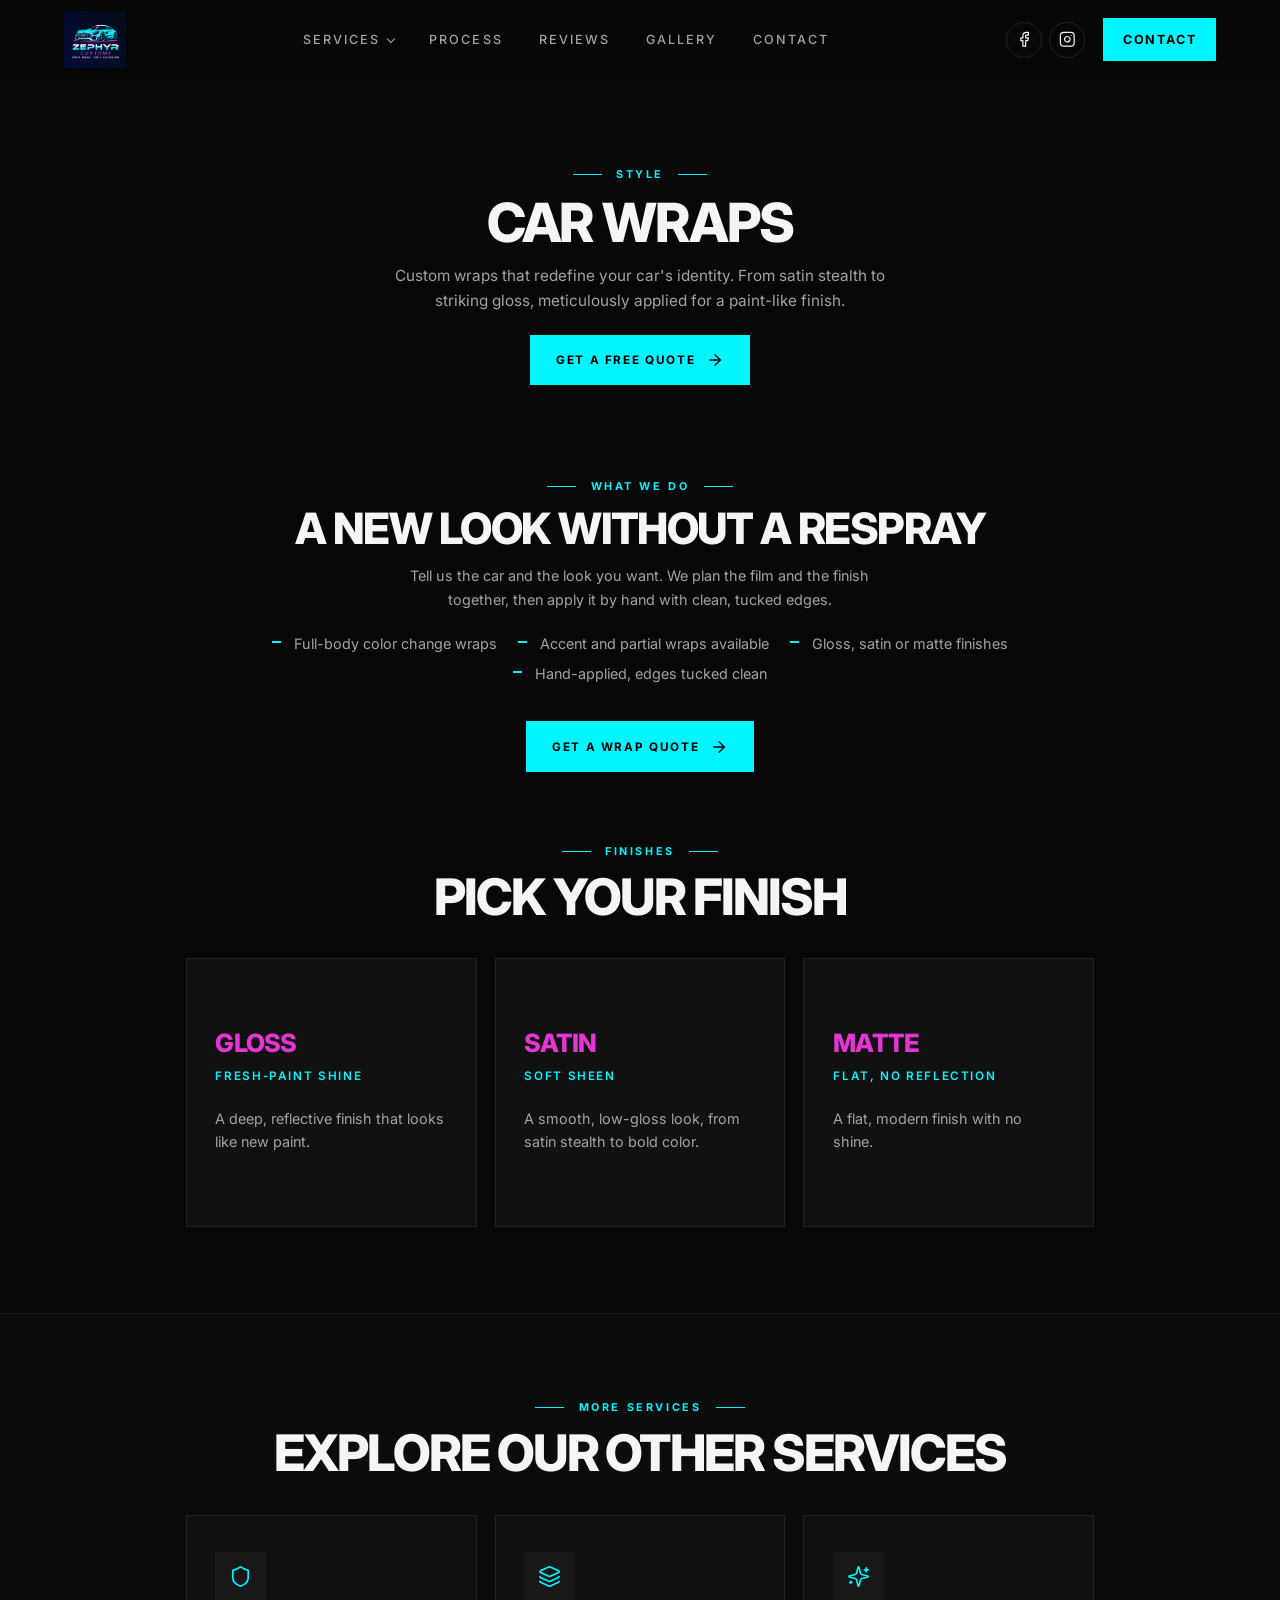
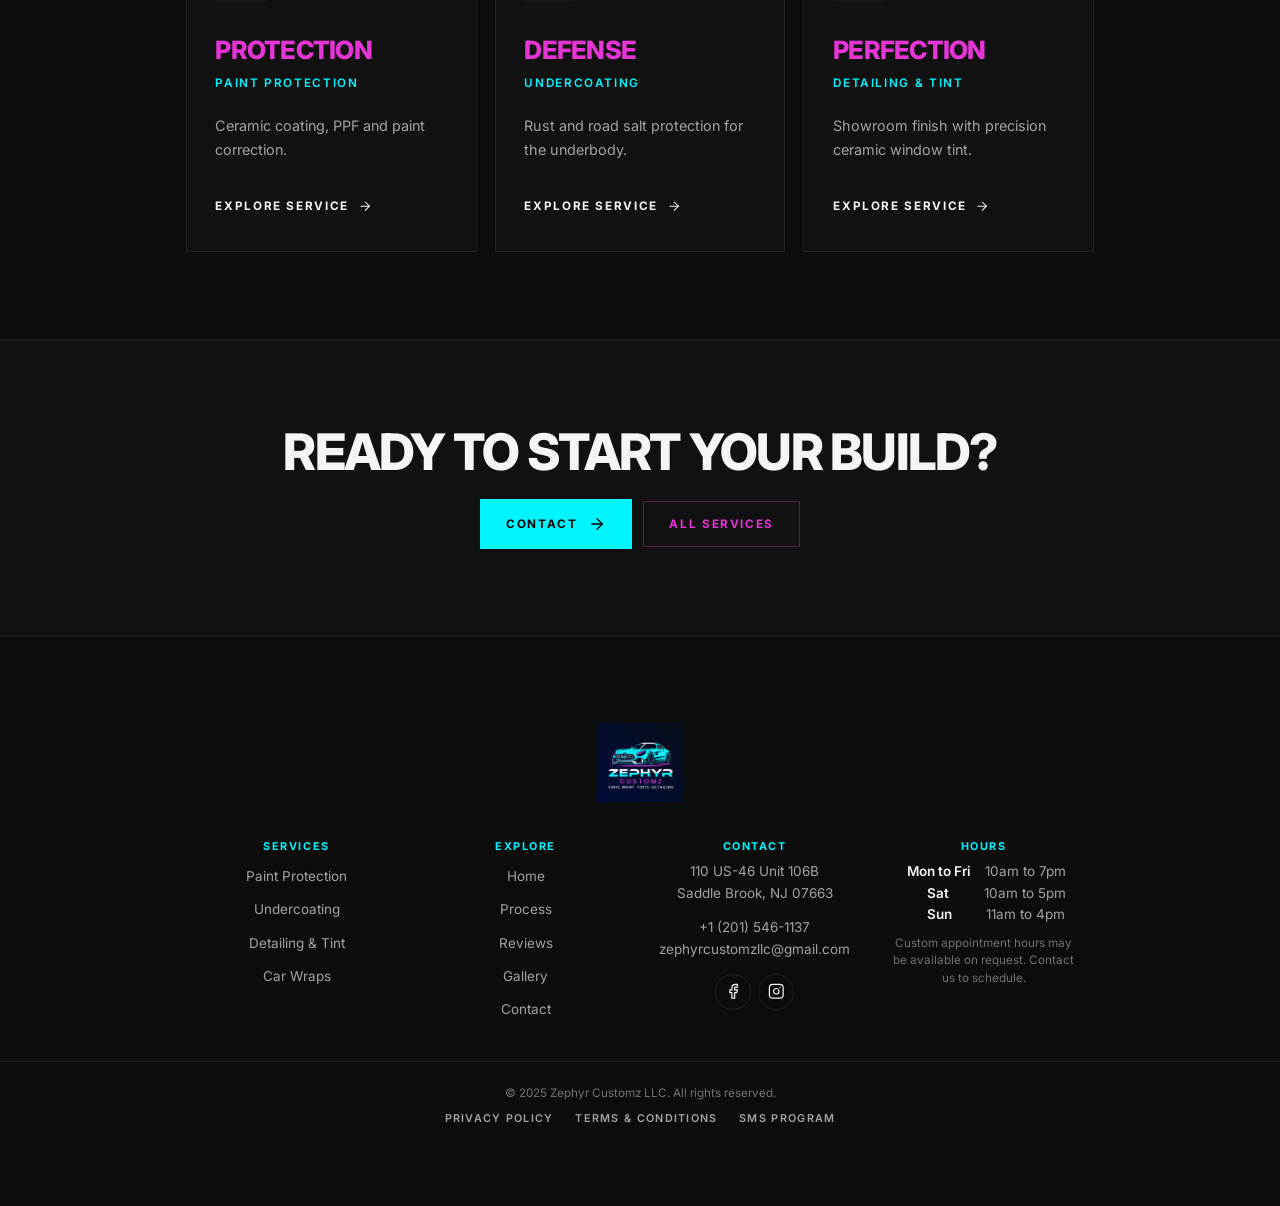
<file: car-wraps.html>
<!DOCTYPE html>
<html lang="en">
<head>
<meta charset="utf-8">
<meta name="viewport" content="width=device-width, initial-scale=1, viewport-fit=cover">
<title>Car Wraps in Saddle Brook, NJ | Zephyr Customz</title>
<meta name="description" content="Custom car wraps in Saddle Brook, NJ. Full-body color change and accent wraps in gloss, satin or matte, hand-applied by Zephyr Customz. Free quotes.">
<meta name="theme-color" content="#080808">
<link rel="canonical" href="https://zephyrcustomz.com/car-wraps">
<meta property="og:type" content="website">
<meta property="og:site_name" content="Zephyr Customz">
<meta property="og:title" content="Car Wraps in Saddle Brook, NJ | Zephyr Customz">
<meta property="og:description" content="Custom car wraps in Saddle Brook, NJ. Full-body color change and accent wraps in gloss, satin or matte, hand-applied by Zephyr Customz. Free quotes.">
<meta property="og:url" content="https://zephyrcustomz.com/car-wraps">
<meta property="og:image" content="https://zephyrcustomz.com/assets/images/og.jpg">
<meta name="twitter:card" content="summary_large_image">
<link rel="icon" href="favicon.svg" type="image/svg+xml">
<link rel="icon" href="favicon.ico" sizes="48x48">
<link rel="icon" href="favicon-32.png" type="image/png" sizes="32x32">
<link rel="apple-touch-icon" href="apple-touch-icon.png">
<link rel="manifest" href="site.webmanifest">
<link rel="preconnect" href="https://fonts.googleapis.com">
<link rel="preconnect" href="https://fonts.gstatic.com" crossorigin>
<link href="https://fonts.googleapis.com/css2?family=Inter:wght@400;500;600;700;800&amp;display=swap" rel="stylesheet">
<link rel="stylesheet" href="css/style.css">
</head>
<body>

<svg class="sprite" aria-hidden="true" focusable="false" xmlns="http://www.w3.org/2000/svg">
  <symbol id="i-palette" viewBox="0 0 24 24"><circle cx="13.5" cy="6.5" r=".6"/><circle cx="17.5" cy="10.5" r=".6"/><circle cx="8.5" cy="7.5" r=".6"/><circle cx="6.5" cy="12.5" r=".6"/><path d="M12 2C6.5 2 2 6.5 2 12s4.5 10 10 10c.93 0 1.65-.75 1.65-1.69 0-.44-.18-.83-.44-1.12-.29-.29-.44-.65-.44-1.13a1.64 1.64 0 0 1 1.67-1.67h2c3.05 0 5.55-2.5 5.55-5.55C21.97 6.01 17.46 2 12 2z"/></symbol>
  <symbol id="i-shield" viewBox="0 0 24 24"><path d="M20 13c0 5-3.5 7.5-7.66 8.95a1 1 0 0 1-.67-.01C7.5 20.5 4 18 4 13V6a1 1 0 0 1 1-1c2 0 4.5-1.2 6.24-2.72a1.17 1.17 0 0 1 1.52 0C14.51 3.81 17 5 19 5a1 1 0 0 1 1 1z"/></symbol>
  <symbol id="i-shield-check" viewBox="0 0 24 24"><path d="M20 13c0 5-3.5 7.5-7.66 8.95a1 1 0 0 1-.67-.01C7.5 20.5 4 18 4 13V6a1 1 0 0 1 1-1c2 0 4.5-1.2 6.24-2.72a1.17 1.17 0 0 1 1.52 0C14.51 3.81 17 5 19 5a1 1 0 0 1 1 1z"/><path d="m9 12 2 2 4-4"/></symbol>
  <symbol id="i-sparkles" viewBox="0 0 24 24"><path d="M9.94 15.5A2 2 0 0 0 8.5 14.06l-6.14-1.58a.5.5 0 0 1 0-.96L8.5 9.94A2 2 0 0 0 9.94 8.5l1.58-6.14a.5.5 0 0 1 .96 0L14.06 8.5a2 2 0 0 0 1.44 1.44l6.14 1.58a.5.5 0 0 1 0 .96L15.5 14.06a2 2 0 0 0-1.44 1.44l-1.58 6.14a.5.5 0 0 1-.96 0z"/><path d="M20 3v4"/><path d="M22 5h-4"/><path d="M4 17v2"/><path d="M5 18H3"/></symbol>
  <symbol id="i-pin" viewBox="0 0 24 24"><path d="M20 10c0 5-5.54 10.19-7.4 11.8a1 1 0 0 1-1.2 0C9.54 20.19 4 15 4 10a8 8 0 0 1 16 0"/><circle cx="12" cy="10" r="3"/></symbol>
  <symbol id="i-phone" viewBox="0 0 24 24"><path d="M22 16.92v3a2 2 0 0 1-2.18 2 19.79 19.79 0 0 1-8.63-3.07 19.5 19.5 0 0 1-6-6 19.79 19.79 0 0 1-3.07-8.67A2 2 0 0 1 4.11 2h3a2 2 0 0 1 2 1.72c.13.96.36 1.9.7 2.81a2 2 0 0 1-.45 2.11L8.09 9.91a16 16 0 0 0 6 6l1.27-1.27a2 2 0 0 1 2.11-.45c.91.34 1.85.57 2.81.7A2 2 0 0 1 22 16.92z"/></symbol>
  <symbol id="i-mail" viewBox="0 0 24 24"><rect width="20" height="16" x="2" y="4" rx="2"/><path d="m22 7-8.97 5.7a1.94 1.94 0 0 1-2.06 0L2 7"/></symbol>
  <symbol id="i-chat" viewBox="0 0 24 24"><path d="M7.9 20A9 9 0 1 0 4 16.1L2 22z"/></symbol>
  <symbol id="i-sms" viewBox="0 0 24 24"><path d="M21 15a2 2 0 0 1-2 2H7l-4 4V5a2 2 0 0 1 2-2h14a2 2 0 0 1 2 2z"/></symbol>
  <symbol id="i-arrow" viewBox="0 0 24 24"><path d="M5 12h14"/><path d="m12 5 7 7-7 7"/></symbol>
  <symbol id="i-x" viewBox="0 0 24 24"><path d="M18 6 6 18"/><path d="m6 6 12 12"/></symbol>
  <symbol id="i-left" viewBox="0 0 24 24"><path d="m15 18-6-6 6-6"/></symbol>
  <symbol id="i-right" viewBox="0 0 24 24"><path d="m9 18 6-6-6-6"/></symbol>
  <symbol id="i-target" viewBox="0 0 24 24"><circle cx="12" cy="12" r="10"/><path d="M22 12h-4"/><path d="M6 12H2"/><path d="M12 6V2"/><path d="M12 22v-4"/></symbol>
  <symbol id="i-layers" viewBox="0 0 24 24"><path d="M12.83 2.18a2 2 0 0 0-1.66 0L2.6 6.08a1 1 0 0 0 0 1.83l8.58 3.91a2 2 0 0 0 1.66 0l8.58-3.9a1 1 0 0 0 0-1.83z"/><path d="M2 12a1 1 0 0 0 .58.91l8.6 3.91a2 2 0 0 0 1.65 0l8.58-3.9A1 1 0 0 0 22 12"/><path d="M2 17a1 1 0 0 0 .58.91l8.6 3.91a2 2 0 0 0 1.65 0l8.58-3.9A1 1 0 0 0 22 17"/></symbol>
  <symbol id="i-clock" viewBox="0 0 24 24"><circle cx="12" cy="12" r="10"/><path d="M12 6v6l4 2"/></symbol>
  <symbol id="i-image" viewBox="0 0 24 24"><rect width="18" height="18" x="3" y="3" rx="2"/><circle cx="9" cy="9" r="2"/><path d="m21 15-3.09-3.09a2 2 0 0 0-2.82 0L6 21"/></symbol>
  <symbol id="i-facebook" viewBox="0 0 24 24"><path d="M18 2h-3a5 5 0 0 0-5 5v3H7v4h3v8h4v-8h3l1-4h-4V7a1 1 0 0 1 1-1h3z"/></symbol>
  <symbol id="i-instagram" viewBox="0 0 24 24"><rect width="20" height="20" x="2" y="2" rx="5" ry="5"/><path d="M16 11.37A4 4 0 1 1 12.63 8 4 4 0 0 1 16 11.37z"/><path d="M17.5 6.5h.01"/></symbol>
  <symbol id="i-award" viewBox="0 0 24 24"><circle cx="12" cy="8" r="6"/><path d="M15.48 12.89 17 22l-5-3-5 3 1.52-9.11"/></symbol>
  <symbol id="i-shield-alert" viewBox="0 0 24 24"><path d="M20 13c0 5-3.5 7.5-7.66 8.95a1 1 0 0 1-.67-.01C7.5 20.5 4 18 4 13V6a1 1 0 0 1 1-1c2 0 4.5-1.2 6.24-2.72a1.17 1.17 0 0 1 1.52 0C14.51 3.81 17 5 19 5a1 1 0 0 1 1 1z"/><path d="M12 8v4"/><path d="M12 16h.01"/></symbol>
  <symbol id="i-thumbs-up" viewBox="0 0 24 24"><path d="M7 10v12"/><path d="M15 5.88 14 10h5.83a2 2 0 0 1 1.92 2.56l-2.33 8A2 2 0 0 1 17.5 22H4a2 2 0 0 1-2-2v-8a2 2 0 0 1 2-2h2.76a2 2 0 0 0 1.79-1.11L12 2a3.13 3.13 0 0 1 3 3.88Z"/></symbol>
  <symbol id="i-check-circle" viewBox="0 0 24 24"><circle cx="12" cy="12" r="10"/><path d="m9 12 2 2 4-4"/></symbol>
  <symbol id="i-video" viewBox="0 0 24 24"><path d="m16 13 5.22 3.48a.5.5 0 0 0 .78-.42V7.87a.5.5 0 0 0-.75-.43L16 10.5"/><rect x="2" y="6" width="14" height="12" rx="2"/></symbol>
  <symbol id="i-play" viewBox="0 0 24 24"><path d="M6 4v16l14-8z"/></symbol>
  <symbol id="i-star" viewBox="0 0 24 24"><path d="M12 2l3.09 6.26L22 9.27l-5 4.87 1.18 6.88L12 17.77l-6.18 3.25L7 14.14 2 9.27l6.91-1.01z"/></symbol>
</svg>

<a class="skip-link" href="#main">Skip to main content</a>

<header class="site-header" id="top">
  <div class="nav">
    <a class="brand" href="index.html" aria-label="Zephyr Customz, back to top">
      <img src="assets/images/logo.png" alt="Zephyr Customz logo" width="64" height="59">
    </a>

    <nav class="nav__menu" id="site-nav" aria-label="Primary">
      <ul>
        <li class="has-sub">
          <a href="index.html#services">Services</a>
          <ul class="subnav" aria-label="Services">
            <li><a href="paint-protection.html"><span class="subnav__title">Paint Protection</span><span class="subnav__text">Ceramic, PPF and Paint Correction</span></a></li>
            <li><a href="undercoating.html"><span class="subnav__title">Undercoating</span><span class="subnav__text">Rust and road salt protection</span></a></li>
            <li><a href="detailing-tint.html"><span class="subnav__title">Detailing &amp; Tint</span><span class="subnav__text">Showroom finish and ceramic tint</span></a></li>
            <li><a href="car-wraps.html" aria-current="page"><span class="subnav__title">Car Wraps</span><span class="subnav__text">Color change and custom finishes</span></a></li>
          </ul>
        </li>
        <li><a href="index.html#process">Process</a></li>
        <li><a href="index.html#reviews">Reviews</a></li>
        <li><a href="gallery.html">Gallery</a></li>
        <li><a href="index.html#contact">Contact</a></li>
      </ul>
      <ul class="social social--menu" aria-label="Zephyr Customz on social media">
        <li><a class="social__link" href="https://www.facebook.com/p/Zephyr-Customz-61579824745924/" target="_blank" rel="noopener" aria-label="Zephyr Customz on Facebook"><svg class="icon" aria-hidden="true"><use href="#i-facebook"/></svg></a></li>
        <li><a class="social__link" href="https://www.instagram.com/zephyrcustomznj/" target="_blank" rel="noopener" aria-label="Zephyr Customz on Instagram"><svg class="icon" aria-hidden="true"><use href="#i-instagram"/></svg></a></li>
      </ul>
    </nav>

    <div class="nav__right">
      <ul class="social social--nav" aria-label="Zephyr Customz on social media">
        <li><a class="social__link" href="https://www.facebook.com/p/Zephyr-Customz-61579824745924/" target="_blank" rel="noopener" aria-label="Zephyr Customz on Facebook"><svg class="icon" aria-hidden="true"><use href="#i-facebook"/></svg></a></li>
        <li><a class="social__link" href="https://www.instagram.com/zephyrcustomznj/" target="_blank" rel="noopener" aria-label="Zephyr Customz on Instagram"><svg class="icon" aria-hidden="true"><use href="#i-instagram"/></svg></a></li>
      </ul>
      <a class="btn btn--primary nav__cta" data-open-chat href="index.html#contact">Contact</a>
    </div>

    <button class="nav__toggle" type="button" aria-expanded="false" aria-controls="site-nav" aria-label="Open menu">
      <span class="nav__bars" aria-hidden="true"></span>
    </button>
  </div>
</header>

<main id="main">
  <section class="svc-hero" aria-labelledby="svc-title">
    <div class="container">
      <p class="eyebrow eyebrow--lines">Style</p>
      <h1 id="svc-title">Car Wraps</h1>
      <p class="svc-hero__lead">Custom wraps that redefine your car's identity. From satin stealth to striking gloss, meticulously applied for a paint-like finish.</p>
      <div class="svc-hero__actions">
        <a class="btn btn--primary" data-open-chat href="index.html#contact">Get a free quote <svg class="icon" aria-hidden="true"><use href="#i-arrow"/></svg></a>
      </div>
    </div>
  </section>

  <section class="svc-body" aria-label="Car Wraps details">
    <div class="container">
      <article class="svc-block svc-block--center reveal">
        <div class="svc-block__copy">
          <p class="eyebrow eyebrow--lines">What we do</p>
          <h2>A new look without a respray</h2>
          <p>Tell us the car and the look you want. We plan the film and the finish together, then apply it by hand with clean, tucked edges.</p>
          <ul class="ticks">
            <li>Full-body color change wraps</li>
            <li>Accent and partial wraps available</li>
            <li>Gloss, satin or matte finishes</li>
            <li>Hand-applied, edges tucked clean</li>
          </ul>
          <a class="btn btn--primary" data-open-chat href="index.html#contact">Get a wrap quote <svg class="icon" aria-hidden="true"><use href="#i-arrow"/></svg></a>
        </div>
      </article>

      <header class="section__head section__head--center">
        <p class="eyebrow eyebrow--lines">Finishes</p>
        <h2 class="svc-h2">Pick your finish</h2>
      </header>
      <div class="cards">
        <article class="card reveal"><h3 class="card__title">Gloss</h3><p class="card__sub">Fresh-paint shine</p><p class="card__text">A deep, reflective finish that looks like new paint.</p></article>
        <article class="card reveal"><h3 class="card__title">Satin</h3><p class="card__sub">Soft sheen</p><p class="card__text">A smooth, low-gloss look, from satin stealth to bold color.</p></article>
        <article class="card reveal"><h3 class="card__title">Matte</h3><p class="card__sub">Flat, no reflection</p><p class="card__text">A flat, modern finish with no shine.</p></article>
      </div>
    </div>
  </section>

  <section class="section section--alt svc-more" aria-labelledby="more-title">
    <div class="container">
      <header class="section__head section__head--center">
        <p class="eyebrow eyebrow--lines">More services</p>
        <h2 id="more-title">Explore our other services</h2>
      </header>
      <div class="cards">
        <article class="card reveal">
          <span class="card__icon"><svg class="icon" aria-hidden="true"><use href="#i-shield"/></svg></span>
          <h3 class="card__title">Protection</h3>
          <p class="card__sub">Paint Protection</p>
          <p class="card__text">Ceramic coating, PPF and paint correction.</p>
          <a class="link-arrow" href="paint-protection.html">Explore service <svg class="icon" aria-hidden="true"><use href="#i-arrow"/></svg></a>
        </article>
        <article class="card reveal">
          <span class="card__icon"><svg class="icon" aria-hidden="true"><use href="#i-layers"/></svg></span>
          <h3 class="card__title">Defense</h3>
          <p class="card__sub">Undercoating</p>
          <p class="card__text">Rust and road salt protection for the underbody.</p>
          <a class="link-arrow" href="undercoating.html">Explore service <svg class="icon" aria-hidden="true"><use href="#i-arrow"/></svg></a>
        </article>
        <article class="card reveal">
          <span class="card__icon"><svg class="icon" aria-hidden="true"><use href="#i-sparkles"/></svg></span>
          <h3 class="card__title">Perfection</h3>
          <p class="card__sub">Detailing &amp; Tint</p>
          <p class="card__text">Showroom finish with precision ceramic window tint.</p>
          <a class="link-arrow" href="detailing-tint.html">Explore service <svg class="icon" aria-hidden="true"><use href="#i-arrow"/></svg></a>
        </article>
      </div>
    </div>
  </section>

  <section class="svc-cta" aria-labelledby="cta-title">
    <div class="container svc-cta__inner">
      <h2 id="cta-title">Ready to start your build?</h2>
      <div class="svc-hero__actions">
        <a class="btn btn--primary" data-open-chat href="index.html#contact">Contact <svg class="icon" aria-hidden="true"><use href="#i-arrow"/></svg></a>
        <a class="btn btn--outline" href="index.html#services">All services</a>
      </div>
    </div>
  </section>
</main>

<footer class="site-footer">
  <div class="container footer">
    <div class="footer__brand">
      <a href="index.html" aria-label="Zephyr Customz, back to top">
        <img src="assets/images/logo.png" alt="Zephyr Customz logo" width="96" height="89" loading="lazy">
      </a>
    </div>

    <div class="footer__links">
      <nav class="footer__col footer__nav" aria-label="Services">
        <p class="footer__label">Services</p>
        <ul>
          <li><a href="paint-protection.html">Paint Protection</a></li>
          <li><a href="undercoating.html">Undercoating</a></li>
          <li><a href="detailing-tint.html">Detailing &amp; Tint</a></li>
          <li><a href="car-wraps.html">Car Wraps</a></li>
        </ul>
      </nav>
      <nav class="footer__col footer__nav" aria-label="Explore">
        <p class="footer__label">Explore</p>
        <ul>
          <li><a href="index.html">Home</a></li>
          <li><a href="index.html#process">Process</a></li>
          <li><a href="index.html#reviews">Reviews</a></li>
          <li><a href="gallery.html">Gallery</a></li>
          <li><a href="index.html#contact">Contact</a></li>
        </ul>
      </nav>
    </div>

    <div class="footer__col footer__contact">
      <p class="footer__label">Contact</p>
      <address>
        110 US-46 Unit 106B<br>Saddle Brook, NJ 07663
      </address>
      <p>
        <a href="tel:+12015461137">+1 (201) 546-1137</a><br>
        <a href="mailto:zephyrcustomzllc@gmail.com">zephyrcustomzllc@gmail.com</a>
      </p>
      <ul class="social social--footer" aria-label="Zephyr Customz on social media">
        <li><a class="social__link" href="https://www.facebook.com/p/Zephyr-Customz-61579824745924/" target="_blank" rel="noopener" aria-label="Zephyr Customz on Facebook"><svg class="icon" aria-hidden="true"><use href="#i-facebook"/></svg></a></li>
        <li><a class="social__link" href="https://www.instagram.com/zephyrcustomznj/" target="_blank" rel="noopener" aria-label="Zephyr Customz on Instagram"><svg class="icon" aria-hidden="true"><use href="#i-instagram"/></svg></a></li>
      </ul>
    </div>

    <div class="footer__col footer__hours">
      <p class="footer__label">Hours</p>
      <ul>
        <li><span>Mon to Fri</span> 10am to 7pm</li>
        <li><span>Sat</span> 10am to 5pm</li>
        <li><span>Sun</span> 11am to 4pm</li>
      </ul>
      <p class="footer__note">Custom appointment hours may be available on request. Contact us to schedule.</p>
    </div>
  </div>
  <div class="container footer__bottom">
    <p class="footer__copy">&copy; <span id="year">2025</span> Zephyr Customz LLC. All rights reserved.</p>
    <nav class="footer__legal" aria-label="Legal">
      <a href="privacy-policy.html">Privacy Policy</a>
      <a href="terms-and-conditions.html">Terms &amp; Conditions</a>
      <a href="sms-program.html">SMS Program</a>
    </nav>
  </div>
</footer>

<script src="https://widgets.leadconnectorhq.com/loader.js" data-resources-url="https://widgets.leadconnectorhq.com/chat-widget/loader.js" data-widget-id="6ad8a10dc5fa611730b6b001" data-source="WEB_USER"></script>

<script src="js/main.js" defer></script>
</body>
</html>
</file>
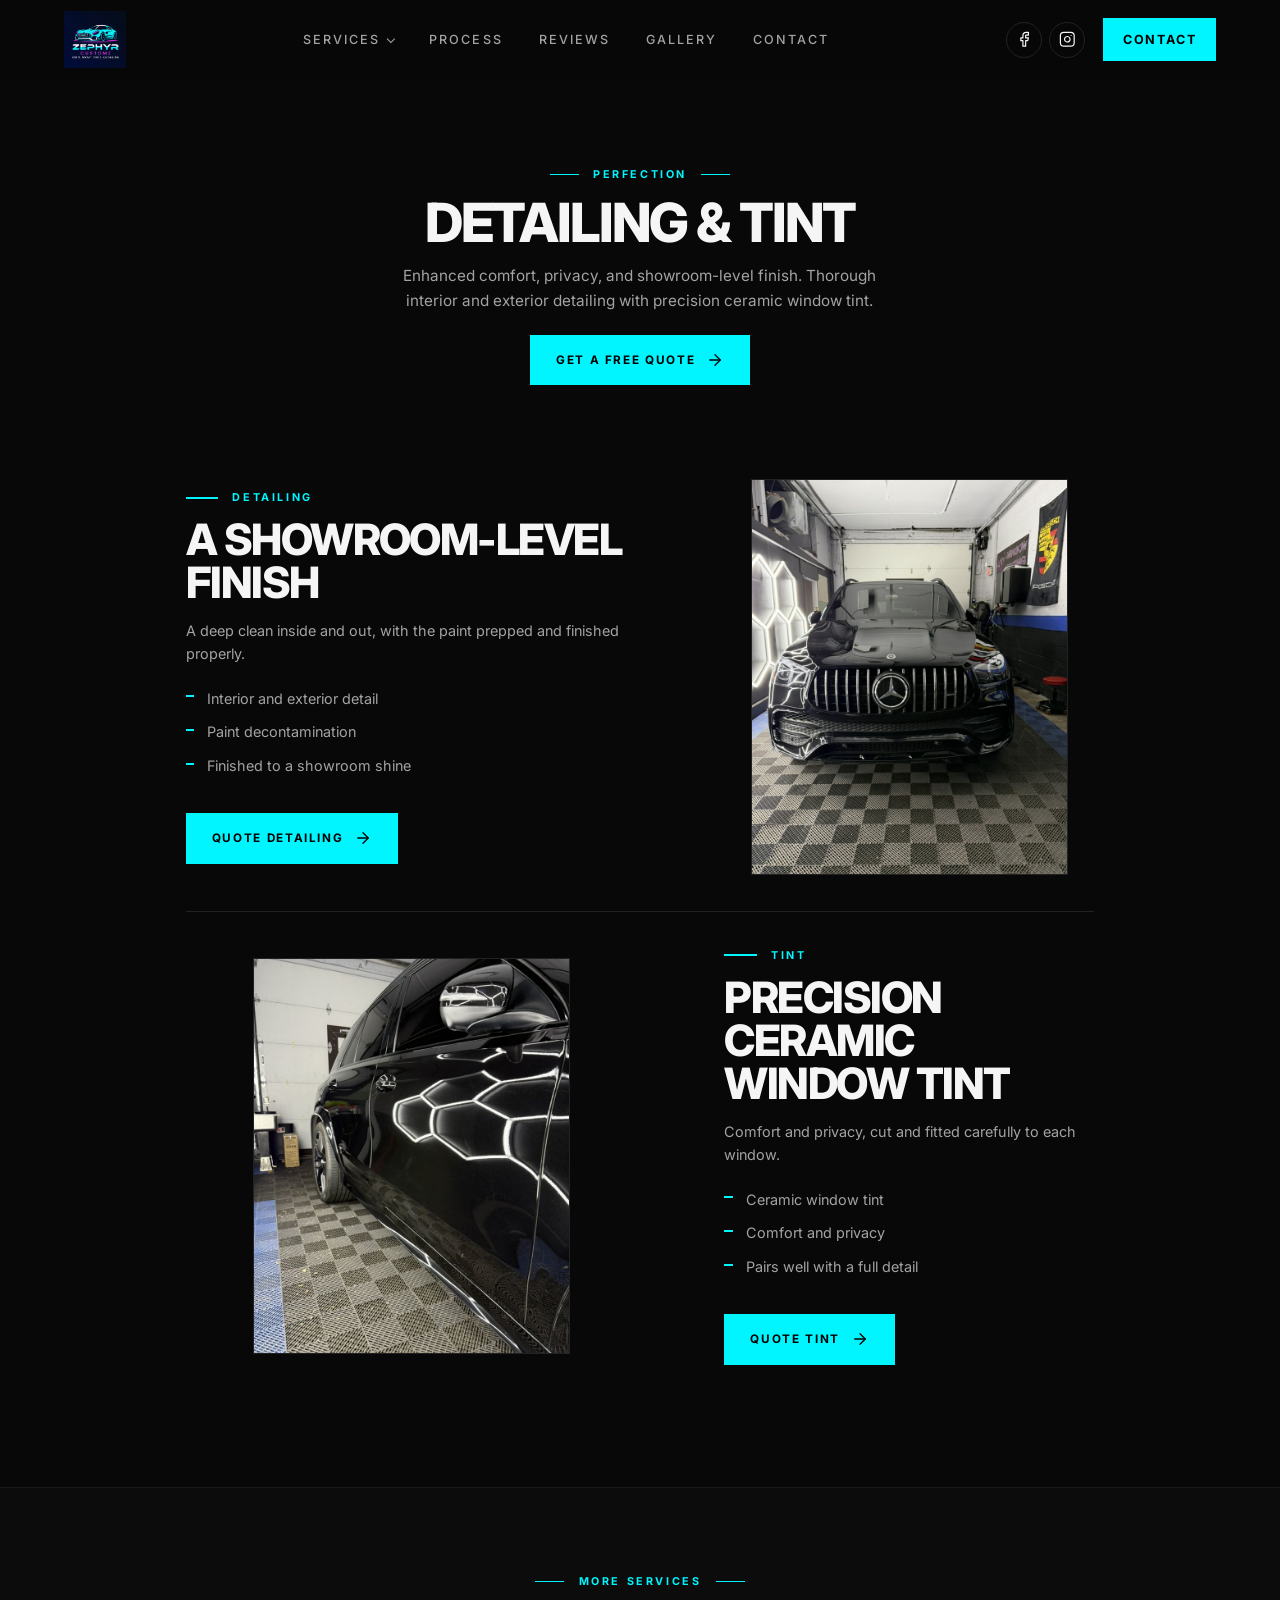
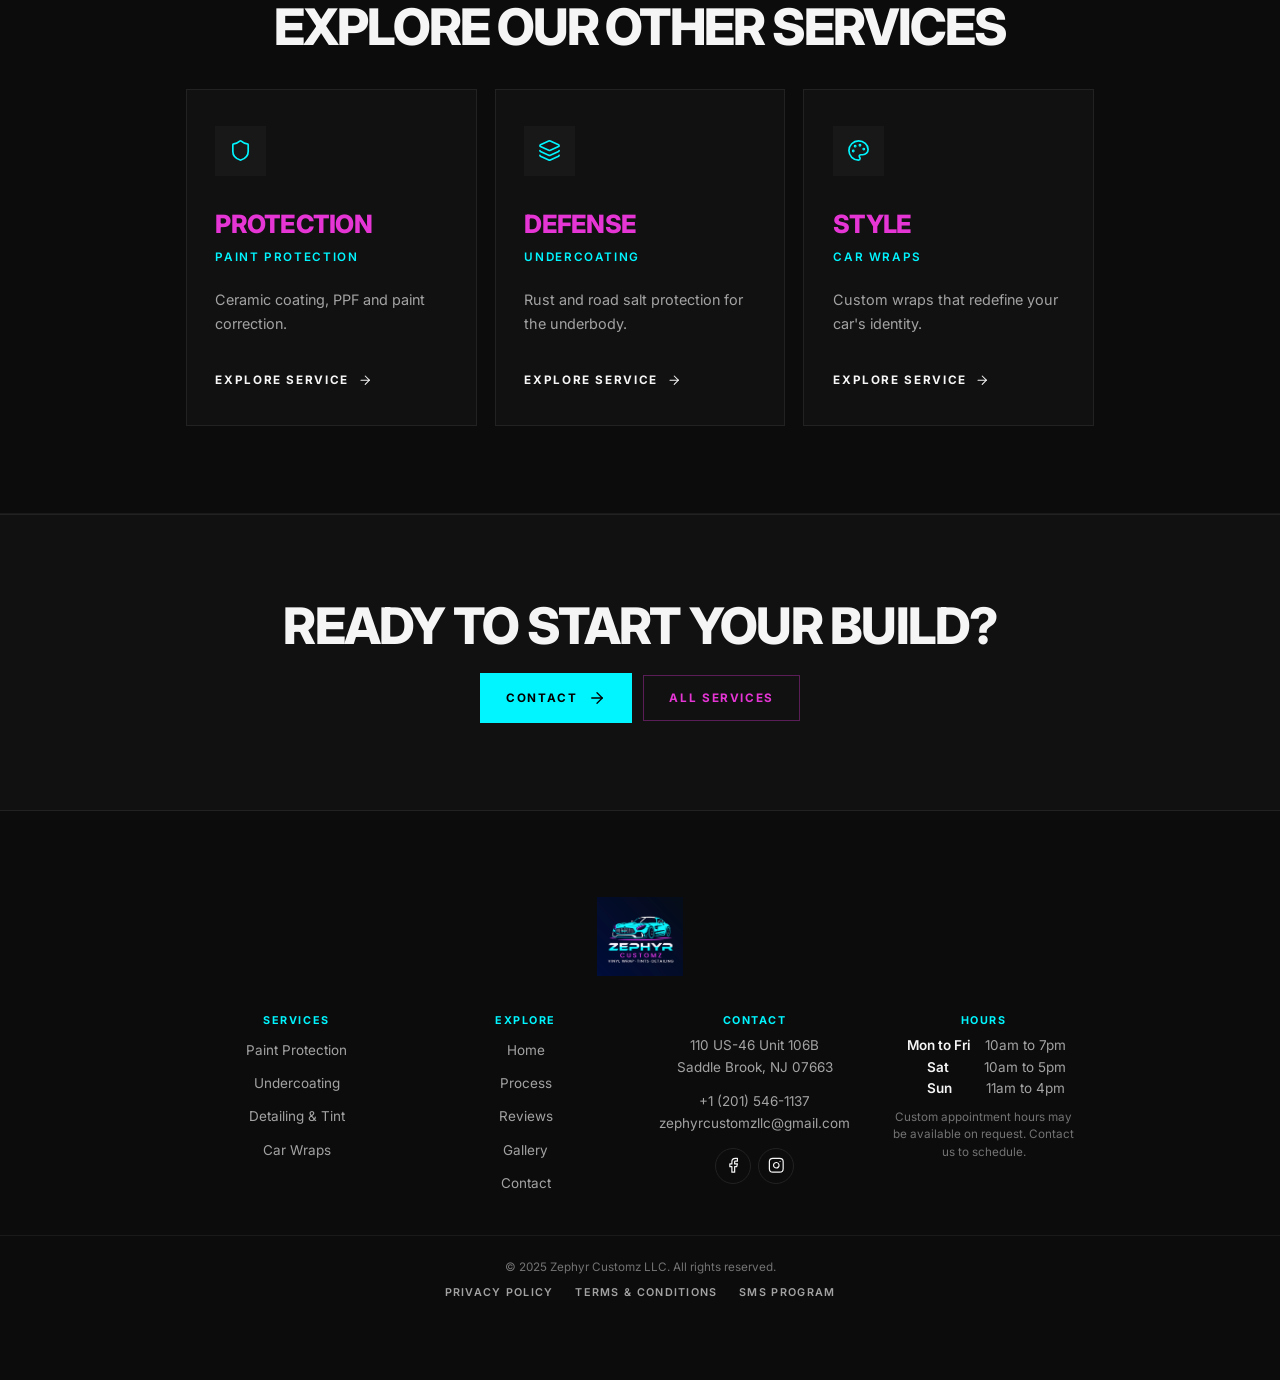
<file: detailing-tint.html>
<!DOCTYPE html>
<html lang="en">
<head>
<meta charset="utf-8">
<meta name="viewport" content="width=device-width, initial-scale=1, viewport-fit=cover">
<title>Detailing & Ceramic Window Tint in Saddle Brook, NJ | Zephyr Customz</title>
<meta name="description" content="Interior and exterior detailing and precision ceramic window tint in Saddle Brook, NJ. A showroom-level finish from Zephyr Customz. Free quotes.">
<meta name="theme-color" content="#080808">
<link rel="canonical" href="https://zephyrcustomz.com/detailing-tint">
<meta property="og:type" content="website">
<meta property="og:site_name" content="Zephyr Customz">
<meta property="og:title" content="Detailing & Ceramic Window Tint in Saddle Brook, NJ | Zephyr Customz">
<meta property="og:description" content="Interior and exterior detailing and precision ceramic window tint in Saddle Brook, NJ. A showroom-level finish from Zephyr Customz. Free quotes.">
<meta property="og:url" content="https://zephyrcustomz.com/detailing-tint">
<meta property="og:image" content="https://zephyrcustomz.com/assets/images/og.jpg">
<meta name="twitter:card" content="summary_large_image">
<link rel="icon" href="favicon.svg" type="image/svg+xml">
<link rel="icon" href="favicon.ico" sizes="48x48">
<link rel="icon" href="favicon-32.png" type="image/png" sizes="32x32">
<link rel="apple-touch-icon" href="apple-touch-icon.png">
<link rel="manifest" href="site.webmanifest">
<link rel="preconnect" href="https://fonts.googleapis.com">
<link rel="preconnect" href="https://fonts.gstatic.com" crossorigin>
<link href="https://fonts.googleapis.com/css2?family=Inter:wght@400;500;600;700;800&amp;display=swap" rel="stylesheet">
<link rel="stylesheet" href="css/style.css">
</head>
<body>

<svg class="sprite" aria-hidden="true" focusable="false" xmlns="http://www.w3.org/2000/svg">
  <symbol id="i-palette" viewBox="0 0 24 24"><circle cx="13.5" cy="6.5" r=".6"/><circle cx="17.5" cy="10.5" r=".6"/><circle cx="8.5" cy="7.5" r=".6"/><circle cx="6.5" cy="12.5" r=".6"/><path d="M12 2C6.5 2 2 6.5 2 12s4.5 10 10 10c.93 0 1.65-.75 1.65-1.69 0-.44-.18-.83-.44-1.12-.29-.29-.44-.65-.44-1.13a1.64 1.64 0 0 1 1.67-1.67h2c3.05 0 5.55-2.5 5.55-5.55C21.97 6.01 17.46 2 12 2z"/></symbol>
  <symbol id="i-shield" viewBox="0 0 24 24"><path d="M20 13c0 5-3.5 7.5-7.66 8.95a1 1 0 0 1-.67-.01C7.5 20.5 4 18 4 13V6a1 1 0 0 1 1-1c2 0 4.5-1.2 6.24-2.72a1.17 1.17 0 0 1 1.52 0C14.51 3.81 17 5 19 5a1 1 0 0 1 1 1z"/></symbol>
  <symbol id="i-shield-check" viewBox="0 0 24 24"><path d="M20 13c0 5-3.5 7.5-7.66 8.95a1 1 0 0 1-.67-.01C7.5 20.5 4 18 4 13V6a1 1 0 0 1 1-1c2 0 4.5-1.2 6.24-2.72a1.17 1.17 0 0 1 1.52 0C14.51 3.81 17 5 19 5a1 1 0 0 1 1 1z"/><path d="m9 12 2 2 4-4"/></symbol>
  <symbol id="i-sparkles" viewBox="0 0 24 24"><path d="M9.94 15.5A2 2 0 0 0 8.5 14.06l-6.14-1.58a.5.5 0 0 1 0-.96L8.5 9.94A2 2 0 0 0 9.94 8.5l1.58-6.14a.5.5 0 0 1 .96 0L14.06 8.5a2 2 0 0 0 1.44 1.44l6.14 1.58a.5.5 0 0 1 0 .96L15.5 14.06a2 2 0 0 0-1.44 1.44l-1.58 6.14a.5.5 0 0 1-.96 0z"/><path d="M20 3v4"/><path d="M22 5h-4"/><path d="M4 17v2"/><path d="M5 18H3"/></symbol>
  <symbol id="i-pin" viewBox="0 0 24 24"><path d="M20 10c0 5-5.54 10.19-7.4 11.8a1 1 0 0 1-1.2 0C9.54 20.19 4 15 4 10a8 8 0 0 1 16 0"/><circle cx="12" cy="10" r="3"/></symbol>
  <symbol id="i-phone" viewBox="0 0 24 24"><path d="M22 16.92v3a2 2 0 0 1-2.18 2 19.79 19.79 0 0 1-8.63-3.07 19.5 19.5 0 0 1-6-6 19.79 19.79 0 0 1-3.07-8.67A2 2 0 0 1 4.11 2h3a2 2 0 0 1 2 1.72c.13.96.36 1.9.7 2.81a2 2 0 0 1-.45 2.11L8.09 9.91a16 16 0 0 0 6 6l1.27-1.27a2 2 0 0 1 2.11-.45c.91.34 1.85.57 2.81.7A2 2 0 0 1 22 16.92z"/></symbol>
  <symbol id="i-mail" viewBox="0 0 24 24"><rect width="20" height="16" x="2" y="4" rx="2"/><path d="m22 7-8.97 5.7a1.94 1.94 0 0 1-2.06 0L2 7"/></symbol>
  <symbol id="i-chat" viewBox="0 0 24 24"><path d="M7.9 20A9 9 0 1 0 4 16.1L2 22z"/></symbol>
  <symbol id="i-sms" viewBox="0 0 24 24"><path d="M21 15a2 2 0 0 1-2 2H7l-4 4V5a2 2 0 0 1 2-2h14a2 2 0 0 1 2 2z"/></symbol>
  <symbol id="i-arrow" viewBox="0 0 24 24"><path d="M5 12h14"/><path d="m12 5 7 7-7 7"/></symbol>
  <symbol id="i-x" viewBox="0 0 24 24"><path d="M18 6 6 18"/><path d="m6 6 12 12"/></symbol>
  <symbol id="i-left" viewBox="0 0 24 24"><path d="m15 18-6-6 6-6"/></symbol>
  <symbol id="i-right" viewBox="0 0 24 24"><path d="m9 18 6-6-6-6"/></symbol>
  <symbol id="i-target" viewBox="0 0 24 24"><circle cx="12" cy="12" r="10"/><path d="M22 12h-4"/><path d="M6 12H2"/><path d="M12 6V2"/><path d="M12 22v-4"/></symbol>
  <symbol id="i-layers" viewBox="0 0 24 24"><path d="M12.83 2.18a2 2 0 0 0-1.66 0L2.6 6.08a1 1 0 0 0 0 1.83l8.58 3.91a2 2 0 0 0 1.66 0l8.58-3.9a1 1 0 0 0 0-1.83z"/><path d="M2 12a1 1 0 0 0 .58.91l8.6 3.91a2 2 0 0 0 1.65 0l8.58-3.9A1 1 0 0 0 22 12"/><path d="M2 17a1 1 0 0 0 .58.91l8.6 3.91a2 2 0 0 0 1.65 0l8.58-3.9A1 1 0 0 0 22 17"/></symbol>
  <symbol id="i-clock" viewBox="0 0 24 24"><circle cx="12" cy="12" r="10"/><path d="M12 6v6l4 2"/></symbol>
  <symbol id="i-image" viewBox="0 0 24 24"><rect width="18" height="18" x="3" y="3" rx="2"/><circle cx="9" cy="9" r="2"/><path d="m21 15-3.09-3.09a2 2 0 0 0-2.82 0L6 21"/></symbol>
  <symbol id="i-facebook" viewBox="0 0 24 24"><path d="M18 2h-3a5 5 0 0 0-5 5v3H7v4h3v8h4v-8h3l1-4h-4V7a1 1 0 0 1 1-1h3z"/></symbol>
  <symbol id="i-instagram" viewBox="0 0 24 24"><rect width="20" height="20" x="2" y="2" rx="5" ry="5"/><path d="M16 11.37A4 4 0 1 1 12.63 8 4 4 0 0 1 16 11.37z"/><path d="M17.5 6.5h.01"/></symbol>
  <symbol id="i-award" viewBox="0 0 24 24"><circle cx="12" cy="8" r="6"/><path d="M15.48 12.89 17 22l-5-3-5 3 1.52-9.11"/></symbol>
  <symbol id="i-shield-alert" viewBox="0 0 24 24"><path d="M20 13c0 5-3.5 7.5-7.66 8.95a1 1 0 0 1-.67-.01C7.5 20.5 4 18 4 13V6a1 1 0 0 1 1-1c2 0 4.5-1.2 6.24-2.72a1.17 1.17 0 0 1 1.52 0C14.51 3.81 17 5 19 5a1 1 0 0 1 1 1z"/><path d="M12 8v4"/><path d="M12 16h.01"/></symbol>
  <symbol id="i-thumbs-up" viewBox="0 0 24 24"><path d="M7 10v12"/><path d="M15 5.88 14 10h5.83a2 2 0 0 1 1.92 2.56l-2.33 8A2 2 0 0 1 17.5 22H4a2 2 0 0 1-2-2v-8a2 2 0 0 1 2-2h2.76a2 2 0 0 0 1.79-1.11L12 2a3.13 3.13 0 0 1 3 3.88Z"/></symbol>
  <symbol id="i-check-circle" viewBox="0 0 24 24"><circle cx="12" cy="12" r="10"/><path d="m9 12 2 2 4-4"/></symbol>
  <symbol id="i-video" viewBox="0 0 24 24"><path d="m16 13 5.22 3.48a.5.5 0 0 0 .78-.42V7.87a.5.5 0 0 0-.75-.43L16 10.5"/><rect x="2" y="6" width="14" height="12" rx="2"/></symbol>
  <symbol id="i-play" viewBox="0 0 24 24"><path d="M6 4v16l14-8z"/></symbol>
  <symbol id="i-star" viewBox="0 0 24 24"><path d="M12 2l3.09 6.26L22 9.27l-5 4.87 1.18 6.88L12 17.77l-6.18 3.25L7 14.14 2 9.27l6.91-1.01z"/></symbol>
</svg>

<a class="skip-link" href="#main">Skip to main content</a>

<header class="site-header" id="top">
  <div class="nav">
    <a class="brand" href="index.html" aria-label="Zephyr Customz, back to top">
      <img src="assets/images/logo.png" alt="Zephyr Customz logo" width="64" height="59">
    </a>

    <nav class="nav__menu" id="site-nav" aria-label="Primary">
      <ul>
        <li class="has-sub">
          <a href="index.html#services">Services</a>
          <ul class="subnav" aria-label="Services">
            <li><a href="paint-protection.html"><span class="subnav__title">Paint Protection</span><span class="subnav__text">Ceramic, PPF and Paint Correction</span></a></li>
            <li><a href="undercoating.html"><span class="subnav__title">Undercoating</span><span class="subnav__text">Rust and road salt protection</span></a></li>
            <li><a href="detailing-tint.html" aria-current="page"><span class="subnav__title">Detailing &amp; Tint</span><span class="subnav__text">Showroom finish and ceramic tint</span></a></li>
            <li><a href="car-wraps.html"><span class="subnav__title">Car Wraps</span><span class="subnav__text">Color change and custom finishes</span></a></li>
          </ul>
        </li>
        <li><a href="index.html#process">Process</a></li>
        <li><a href="index.html#reviews">Reviews</a></li>
        <li><a href="gallery.html">Gallery</a></li>
        <li><a href="index.html#contact">Contact</a></li>
      </ul>
      <ul class="social social--menu" aria-label="Zephyr Customz on social media">
        <li><a class="social__link" href="https://www.facebook.com/p/Zephyr-Customz-61579824745924/" target="_blank" rel="noopener" aria-label="Zephyr Customz on Facebook"><svg class="icon" aria-hidden="true"><use href="#i-facebook"/></svg></a></li>
        <li><a class="social__link" href="https://www.instagram.com/zephyrcustomznj/" target="_blank" rel="noopener" aria-label="Zephyr Customz on Instagram"><svg class="icon" aria-hidden="true"><use href="#i-instagram"/></svg></a></li>
      </ul>
    </nav>

    <div class="nav__right">
      <ul class="social social--nav" aria-label="Zephyr Customz on social media">
        <li><a class="social__link" href="https://www.facebook.com/p/Zephyr-Customz-61579824745924/" target="_blank" rel="noopener" aria-label="Zephyr Customz on Facebook"><svg class="icon" aria-hidden="true"><use href="#i-facebook"/></svg></a></li>
        <li><a class="social__link" href="https://www.instagram.com/zephyrcustomznj/" target="_blank" rel="noopener" aria-label="Zephyr Customz on Instagram"><svg class="icon" aria-hidden="true"><use href="#i-instagram"/></svg></a></li>
      </ul>
      <a class="btn btn--primary nav__cta" data-open-chat href="index.html#contact">Contact</a>
    </div>

    <button class="nav__toggle" type="button" aria-expanded="false" aria-controls="site-nav" aria-label="Open menu">
      <span class="nav__bars" aria-hidden="true"></span>
    </button>
  </div>
</header>

<main id="main">
  <section class="svc-hero" aria-labelledby="svc-title">
    <div class="container">
      <p class="eyebrow eyebrow--lines">Perfection</p>
      <h1 id="svc-title">Detailing &amp; Tint</h1>
      <p class="svc-hero__lead">Enhanced comfort, privacy, and showroom-level finish. Thorough interior and exterior detailing with precision ceramic window tint.</p>
      <div class="svc-hero__actions">
        <a class="btn btn--primary" data-open-chat href="index.html#contact">Get a free quote <svg class="icon" aria-hidden="true"><use href="#i-arrow"/></svg></a>
      </div>
    </div>
  </section>

  <section class="svc-body" aria-label="Detailing &amp; Tint details">
    <div class="container">
      <article class="svc-block reveal">
        <div class="svc-block__copy">
          <p class="eyebrow eyebrow--line">Detailing</p>
          <h2>A showroom-level finish</h2>
          <p>A deep clean inside and out, with the paint prepped and finished properly.</p>
          <ul class="ticks">
            <li>Interior and exterior detail</li>
            <li>Paint decontamination</li>
            <li>Finished to a showroom shine</li>
          </ul>
          <a class="btn btn--primary" data-open-chat href="index.html#contact">Quote detailing <svg class="icon" aria-hidden="true"><use href="#i-arrow"/></svg></a>
        </div>
        <div class="svc-media svc-media--photo">
          <img src="assets/images/projects/mercedes-gle/01.jpg" alt="Black Mercedes-Benz GLE in the Zephyr Customz studio" width="768" height="1024" loading="lazy">
        </div>
      </article>

      <article class="svc-block svc-block--flip reveal">
        <div class="svc-block__copy">
          <p class="eyebrow eyebrow--line">Tint</p>
          <h2>Precision ceramic window tint</h2>
          <p>Comfort and privacy, cut and fitted carefully to each window.</p>
          <ul class="ticks">
            <li>Ceramic window tint</li>
            <li>Comfort and privacy</li>
            <li>Pairs well with a full detail</li>
          </ul>
          <a class="btn btn--primary" data-open-chat href="index.html#contact">Quote tint <svg class="icon" aria-hidden="true"><use href="#i-arrow"/></svg></a>
        </div>
        <div class="svc-media svc-media--photo">
          <img src="assets/images/projects/mercedes-gle/04.jpg" alt="Side of a black Mercedes-Benz GLE reflecting the studio lights" width="768" height="1024" loading="lazy">
        </div>
      </article>
    </div>
  </section>

  <section class="section section--alt svc-more" aria-labelledby="more-title">
    <div class="container">
      <header class="section__head section__head--center">
        <p class="eyebrow eyebrow--lines">More services</p>
        <h2 id="more-title">Explore our other services</h2>
      </header>
      <div class="cards">
        <article class="card reveal">
          <span class="card__icon"><svg class="icon" aria-hidden="true"><use href="#i-shield"/></svg></span>
          <h3 class="card__title">Protection</h3>
          <p class="card__sub">Paint Protection</p>
          <p class="card__text">Ceramic coating, PPF and paint correction.</p>
          <a class="link-arrow" href="paint-protection.html">Explore service <svg class="icon" aria-hidden="true"><use href="#i-arrow"/></svg></a>
        </article>
        <article class="card reveal">
          <span class="card__icon"><svg class="icon" aria-hidden="true"><use href="#i-layers"/></svg></span>
          <h3 class="card__title">Defense</h3>
          <p class="card__sub">Undercoating</p>
          <p class="card__text">Rust and road salt protection for the underbody.</p>
          <a class="link-arrow" href="undercoating.html">Explore service <svg class="icon" aria-hidden="true"><use href="#i-arrow"/></svg></a>
        </article>
        <article class="card reveal">
          <span class="card__icon"><svg class="icon" aria-hidden="true"><use href="#i-palette"/></svg></span>
          <h3 class="card__title">Style</h3>
          <p class="card__sub">Car Wraps</p>
          <p class="card__text">Custom wraps that redefine your car's identity.</p>
          <a class="link-arrow" href="car-wraps.html">Explore service <svg class="icon" aria-hidden="true"><use href="#i-arrow"/></svg></a>
        </article>
      </div>
    </div>
  </section>

  <section class="svc-cta" aria-labelledby="cta-title">
    <div class="container svc-cta__inner">
      <h2 id="cta-title">Ready to start your build?</h2>
      <div class="svc-hero__actions">
        <a class="btn btn--primary" data-open-chat href="index.html#contact">Contact <svg class="icon" aria-hidden="true"><use href="#i-arrow"/></svg></a>
        <a class="btn btn--outline" href="index.html#services">All services</a>
      </div>
    </div>
  </section>
</main>

<footer class="site-footer">
  <div class="container footer">
    <div class="footer__brand">
      <a href="index.html" aria-label="Zephyr Customz, back to top">
        <img src="assets/images/logo.png" alt="Zephyr Customz logo" width="96" height="89" loading="lazy">
      </a>
    </div>

    <div class="footer__links">
      <nav class="footer__col footer__nav" aria-label="Services">
        <p class="footer__label">Services</p>
        <ul>
          <li><a href="paint-protection.html">Paint Protection</a></li>
          <li><a href="undercoating.html">Undercoating</a></li>
          <li><a href="detailing-tint.html">Detailing &amp; Tint</a></li>
          <li><a href="car-wraps.html">Car Wraps</a></li>
        </ul>
      </nav>
      <nav class="footer__col footer__nav" aria-label="Explore">
        <p class="footer__label">Explore</p>
        <ul>
          <li><a href="index.html">Home</a></li>
          <li><a href="index.html#process">Process</a></li>
          <li><a href="index.html#reviews">Reviews</a></li>
          <li><a href="gallery.html">Gallery</a></li>
          <li><a href="index.html#contact">Contact</a></li>
        </ul>
      </nav>
    </div>

    <div class="footer__col footer__contact">
      <p class="footer__label">Contact</p>
      <address>
        110 US-46 Unit 106B<br>Saddle Brook, NJ 07663
      </address>
      <p>
        <a href="tel:+12015461137">+1 (201) 546-1137</a><br>
        <a href="mailto:zephyrcustomzllc@gmail.com">zephyrcustomzllc@gmail.com</a>
      </p>
      <ul class="social social--footer" aria-label="Zephyr Customz on social media">
        <li><a class="social__link" href="https://www.facebook.com/p/Zephyr-Customz-61579824745924/" target="_blank" rel="noopener" aria-label="Zephyr Customz on Facebook"><svg class="icon" aria-hidden="true"><use href="#i-facebook"/></svg></a></li>
        <li><a class="social__link" href="https://www.instagram.com/zephyrcustomznj/" target="_blank" rel="noopener" aria-label="Zephyr Customz on Instagram"><svg class="icon" aria-hidden="true"><use href="#i-instagram"/></svg></a></li>
      </ul>
    </div>

    <div class="footer__col footer__hours">
      <p class="footer__label">Hours</p>
      <ul>
        <li><span>Mon to Fri</span> 10am to 7pm</li>
        <li><span>Sat</span> 10am to 5pm</li>
        <li><span>Sun</span> 11am to 4pm</li>
      </ul>
      <p class="footer__note">Custom appointment hours may be available on request. Contact us to schedule.</p>
    </div>
  </div>
  <div class="container footer__bottom">
    <p class="footer__copy">&copy; <span id="year">2025</span> Zephyr Customz LLC. All rights reserved.</p>
    <nav class="footer__legal" aria-label="Legal">
      <a href="privacy-policy.html">Privacy Policy</a>
      <a href="terms-and-conditions.html">Terms &amp; Conditions</a>
      <a href="sms-program.html">SMS Program</a>
    </nav>
  </div>
</footer>

<script src="https://widgets.leadconnectorhq.com/loader.js" data-resources-url="https://widgets.leadconnectorhq.com/chat-widget/loader.js" data-widget-id="6ad8a10dc5fa611730b6b001" data-source="WEB_USER"></script>

<script src="js/main.js" defer></script>
</body>
</html>
</file>
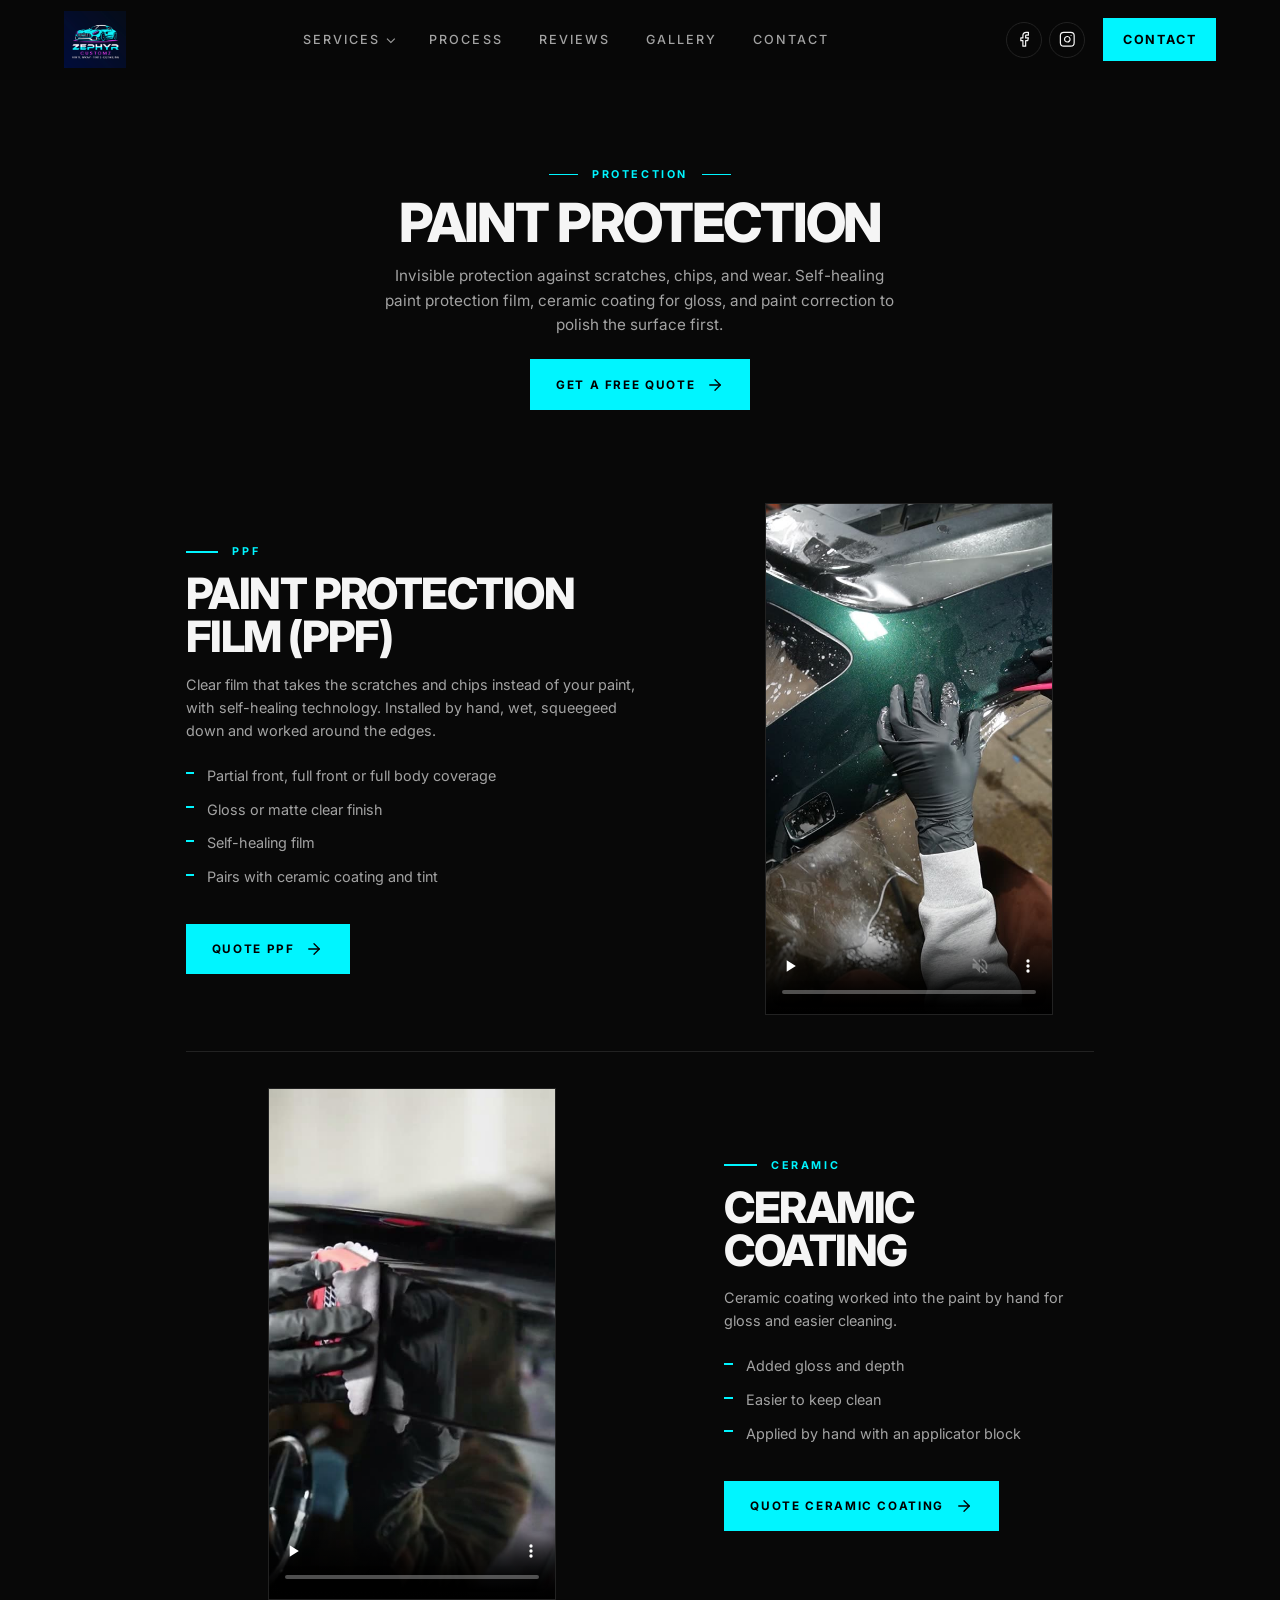
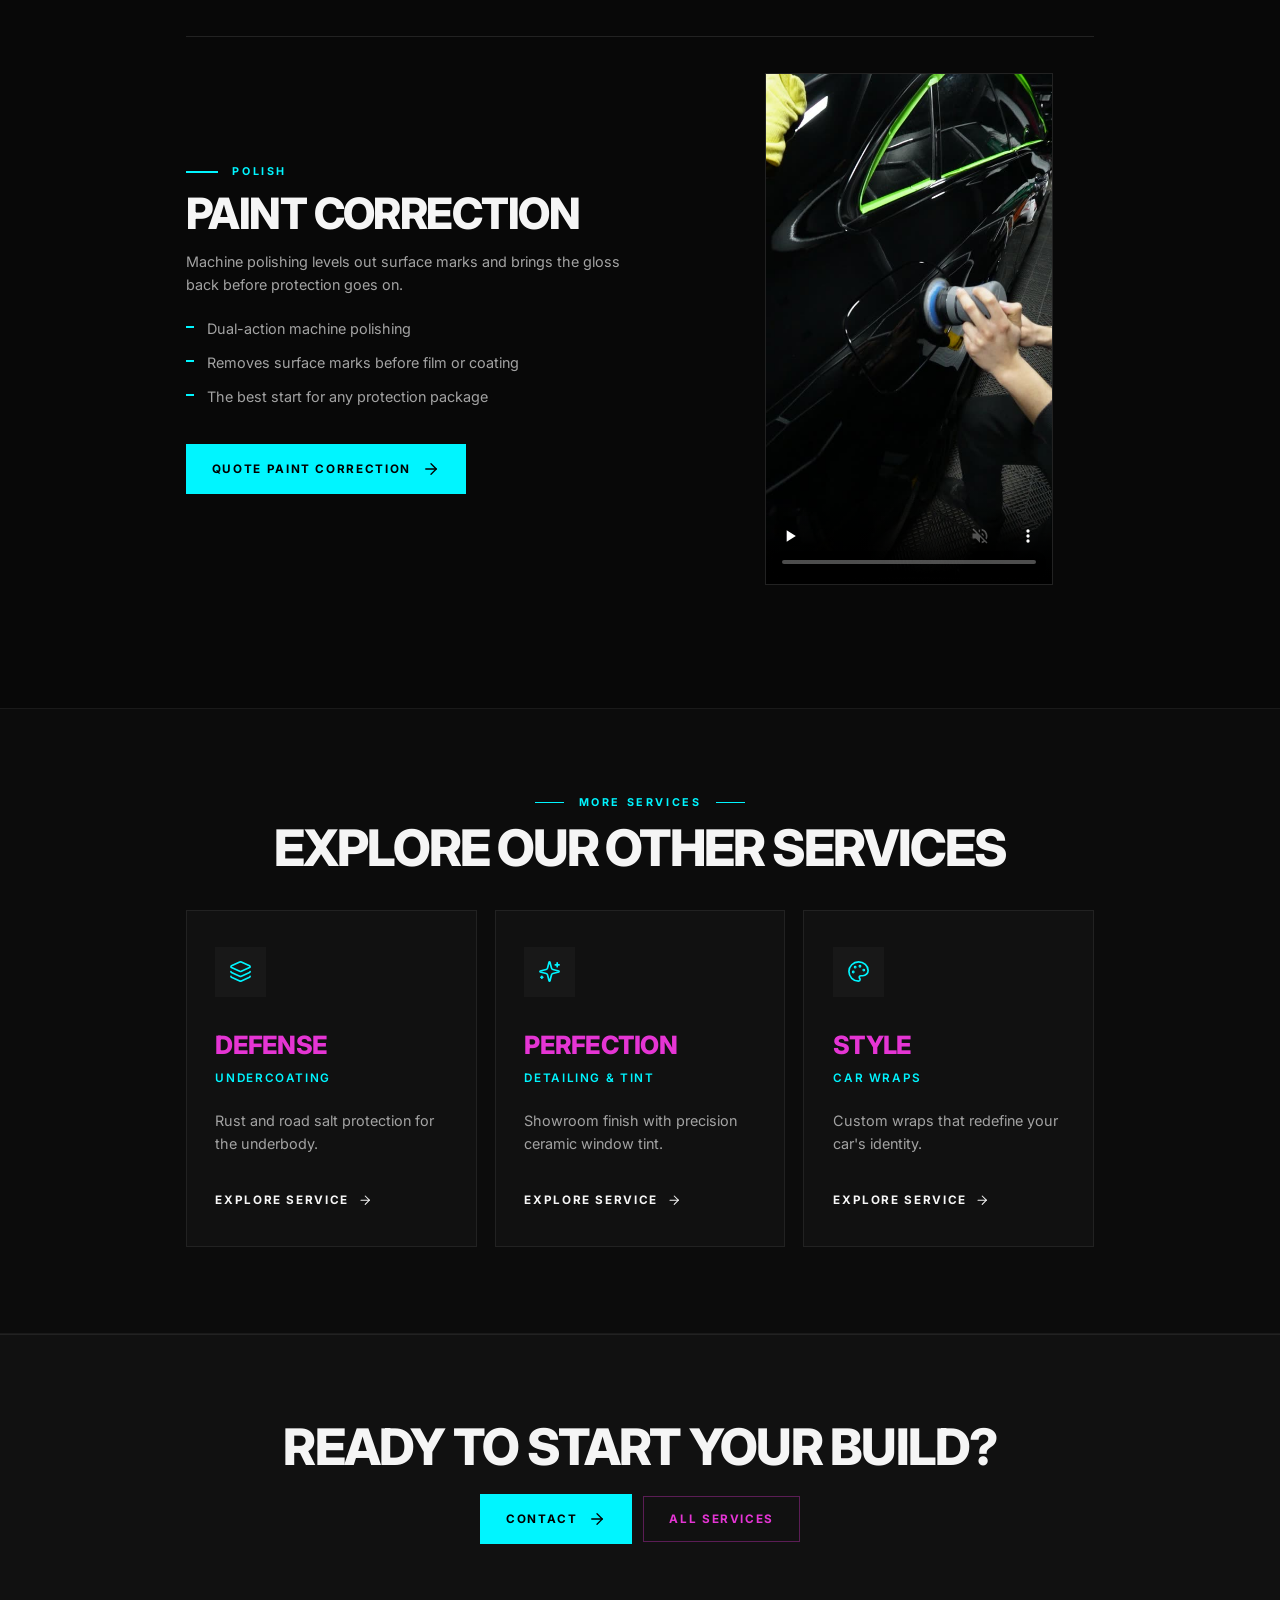
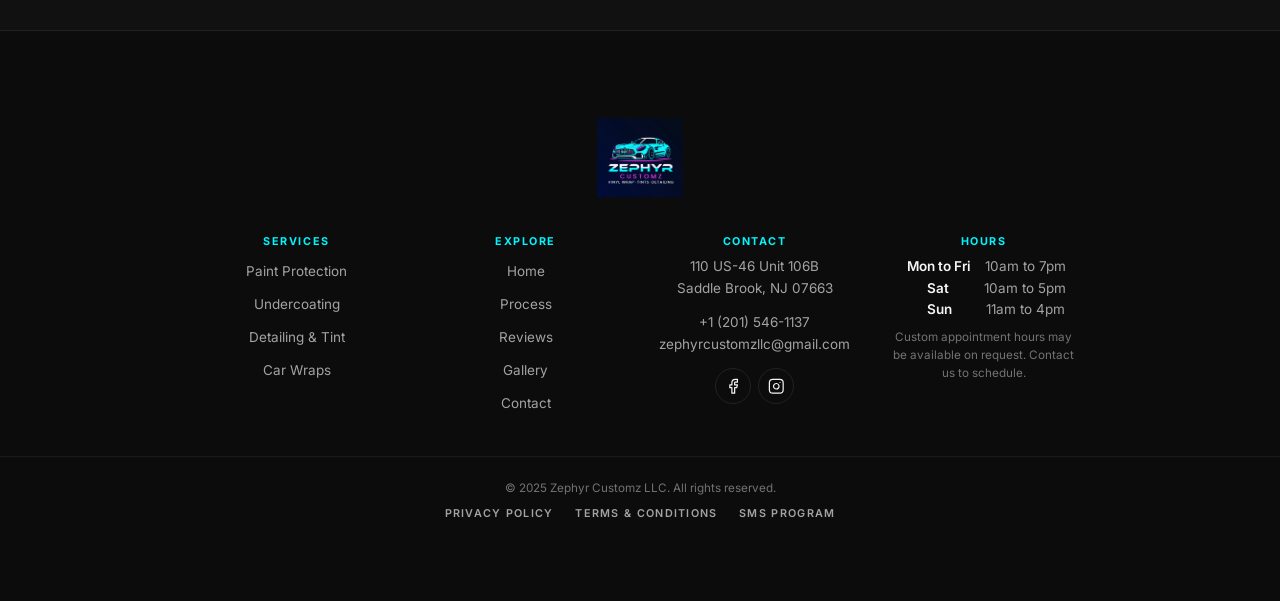
<file: paint-protection.html>
<!DOCTYPE html>
<html lang="en">
<head>
<meta charset="utf-8">
<meta name="viewport" content="width=device-width, initial-scale=1, viewport-fit=cover">
<title>Paint Protection Film, Ceramic Coating & Paint Correction in Saddle Brook, NJ | Zephyr Customz</title>
<meta name="description" content="Paint protection film (PPF), ceramic coating and paint correction in Saddle Brook, NJ. Protect your paint from scratches, chips and wear. Free quotes from Zephyr Customz.">
<meta name="theme-color" content="#080808">
<link rel="canonical" href="https://zephyrcustomz.com/paint-protection">
<meta property="og:type" content="website">
<meta property="og:site_name" content="Zephyr Customz">
<meta property="og:title" content="Paint Protection Film, Ceramic Coating & Paint Correction in Saddle Brook, NJ | Zephyr Customz">
<meta property="og:description" content="Paint protection film (PPF), ceramic coating and paint correction in Saddle Brook, NJ. Protect your paint from scratches, chips and wear. Free quotes from Zephyr Customz.">
<meta property="og:url" content="https://zephyrcustomz.com/paint-protection">
<meta property="og:image" content="https://zephyrcustomz.com/assets/images/og.jpg">
<meta name="twitter:card" content="summary_large_image">
<link rel="icon" href="favicon.svg" type="image/svg+xml">
<link rel="icon" href="favicon.ico" sizes="48x48">
<link rel="icon" href="favicon-32.png" type="image/png" sizes="32x32">
<link rel="apple-touch-icon" href="apple-touch-icon.png">
<link rel="manifest" href="site.webmanifest">
<link rel="preconnect" href="https://fonts.googleapis.com">
<link rel="preconnect" href="https://fonts.gstatic.com" crossorigin>
<link href="https://fonts.googleapis.com/css2?family=Inter:wght@400;500;600;700;800&amp;display=swap" rel="stylesheet">
<link rel="stylesheet" href="css/style.css">
</head>
<body>

<svg class="sprite" aria-hidden="true" focusable="false" xmlns="http://www.w3.org/2000/svg">
  <symbol id="i-palette" viewBox="0 0 24 24"><circle cx="13.5" cy="6.5" r=".6"/><circle cx="17.5" cy="10.5" r=".6"/><circle cx="8.5" cy="7.5" r=".6"/><circle cx="6.5" cy="12.5" r=".6"/><path d="M12 2C6.5 2 2 6.5 2 12s4.5 10 10 10c.93 0 1.65-.75 1.65-1.69 0-.44-.18-.83-.44-1.12-.29-.29-.44-.65-.44-1.13a1.64 1.64 0 0 1 1.67-1.67h2c3.05 0 5.55-2.5 5.55-5.55C21.97 6.01 17.46 2 12 2z"/></symbol>
  <symbol id="i-shield" viewBox="0 0 24 24"><path d="M20 13c0 5-3.5 7.5-7.66 8.95a1 1 0 0 1-.67-.01C7.5 20.5 4 18 4 13V6a1 1 0 0 1 1-1c2 0 4.5-1.2 6.24-2.72a1.17 1.17 0 0 1 1.52 0C14.51 3.81 17 5 19 5a1 1 0 0 1 1 1z"/></symbol>
  <symbol id="i-shield-check" viewBox="0 0 24 24"><path d="M20 13c0 5-3.5 7.5-7.66 8.95a1 1 0 0 1-.67-.01C7.5 20.5 4 18 4 13V6a1 1 0 0 1 1-1c2 0 4.5-1.2 6.24-2.72a1.17 1.17 0 0 1 1.52 0C14.51 3.81 17 5 19 5a1 1 0 0 1 1 1z"/><path d="m9 12 2 2 4-4"/></symbol>
  <symbol id="i-sparkles" viewBox="0 0 24 24"><path d="M9.94 15.5A2 2 0 0 0 8.5 14.06l-6.14-1.58a.5.5 0 0 1 0-.96L8.5 9.94A2 2 0 0 0 9.94 8.5l1.58-6.14a.5.5 0 0 1 .96 0L14.06 8.5a2 2 0 0 0 1.44 1.44l6.14 1.58a.5.5 0 0 1 0 .96L15.5 14.06a2 2 0 0 0-1.44 1.44l-1.58 6.14a.5.5 0 0 1-.96 0z"/><path d="M20 3v4"/><path d="M22 5h-4"/><path d="M4 17v2"/><path d="M5 18H3"/></symbol>
  <symbol id="i-pin" viewBox="0 0 24 24"><path d="M20 10c0 5-5.54 10.19-7.4 11.8a1 1 0 0 1-1.2 0C9.54 20.19 4 15 4 10a8 8 0 0 1 16 0"/><circle cx="12" cy="10" r="3"/></symbol>
  <symbol id="i-phone" viewBox="0 0 24 24"><path d="M22 16.92v3a2 2 0 0 1-2.18 2 19.79 19.79 0 0 1-8.63-3.07 19.5 19.5 0 0 1-6-6 19.79 19.79 0 0 1-3.07-8.67A2 2 0 0 1 4.11 2h3a2 2 0 0 1 2 1.72c.13.96.36 1.9.7 2.81a2 2 0 0 1-.45 2.11L8.09 9.91a16 16 0 0 0 6 6l1.27-1.27a2 2 0 0 1 2.11-.45c.91.34 1.85.57 2.81.7A2 2 0 0 1 22 16.92z"/></symbol>
  <symbol id="i-mail" viewBox="0 0 24 24"><rect width="20" height="16" x="2" y="4" rx="2"/><path d="m22 7-8.97 5.7a1.94 1.94 0 0 1-2.06 0L2 7"/></symbol>
  <symbol id="i-chat" viewBox="0 0 24 24"><path d="M7.9 20A9 9 0 1 0 4 16.1L2 22z"/></symbol>
  <symbol id="i-sms" viewBox="0 0 24 24"><path d="M21 15a2 2 0 0 1-2 2H7l-4 4V5a2 2 0 0 1 2-2h14a2 2 0 0 1 2 2z"/></symbol>
  <symbol id="i-arrow" viewBox="0 0 24 24"><path d="M5 12h14"/><path d="m12 5 7 7-7 7"/></symbol>
  <symbol id="i-x" viewBox="0 0 24 24"><path d="M18 6 6 18"/><path d="m6 6 12 12"/></symbol>
  <symbol id="i-left" viewBox="0 0 24 24"><path d="m15 18-6-6 6-6"/></symbol>
  <symbol id="i-right" viewBox="0 0 24 24"><path d="m9 18 6-6-6-6"/></symbol>
  <symbol id="i-target" viewBox="0 0 24 24"><circle cx="12" cy="12" r="10"/><path d="M22 12h-4"/><path d="M6 12H2"/><path d="M12 6V2"/><path d="M12 22v-4"/></symbol>
  <symbol id="i-layers" viewBox="0 0 24 24"><path d="M12.83 2.18a2 2 0 0 0-1.66 0L2.6 6.08a1 1 0 0 0 0 1.83l8.58 3.91a2 2 0 0 0 1.66 0l8.58-3.9a1 1 0 0 0 0-1.83z"/><path d="M2 12a1 1 0 0 0 .58.91l8.6 3.91a2 2 0 0 0 1.65 0l8.58-3.9A1 1 0 0 0 22 12"/><path d="M2 17a1 1 0 0 0 .58.91l8.6 3.91a2 2 0 0 0 1.65 0l8.58-3.9A1 1 0 0 0 22 17"/></symbol>
  <symbol id="i-clock" viewBox="0 0 24 24"><circle cx="12" cy="12" r="10"/><path d="M12 6v6l4 2"/></symbol>
  <symbol id="i-image" viewBox="0 0 24 24"><rect width="18" height="18" x="3" y="3" rx="2"/><circle cx="9" cy="9" r="2"/><path d="m21 15-3.09-3.09a2 2 0 0 0-2.82 0L6 21"/></symbol>
  <symbol id="i-facebook" viewBox="0 0 24 24"><path d="M18 2h-3a5 5 0 0 0-5 5v3H7v4h3v8h4v-8h3l1-4h-4V7a1 1 0 0 1 1-1h3z"/></symbol>
  <symbol id="i-instagram" viewBox="0 0 24 24"><rect width="20" height="20" x="2" y="2" rx="5" ry="5"/><path d="M16 11.37A4 4 0 1 1 12.63 8 4 4 0 0 1 16 11.37z"/><path d="M17.5 6.5h.01"/></symbol>
  <symbol id="i-award" viewBox="0 0 24 24"><circle cx="12" cy="8" r="6"/><path d="M15.48 12.89 17 22l-5-3-5 3 1.52-9.11"/></symbol>
  <symbol id="i-shield-alert" viewBox="0 0 24 24"><path d="M20 13c0 5-3.5 7.5-7.66 8.95a1 1 0 0 1-.67-.01C7.5 20.5 4 18 4 13V6a1 1 0 0 1 1-1c2 0 4.5-1.2 6.24-2.72a1.17 1.17 0 0 1 1.52 0C14.51 3.81 17 5 19 5a1 1 0 0 1 1 1z"/><path d="M12 8v4"/><path d="M12 16h.01"/></symbol>
  <symbol id="i-thumbs-up" viewBox="0 0 24 24"><path d="M7 10v12"/><path d="M15 5.88 14 10h5.83a2 2 0 0 1 1.92 2.56l-2.33 8A2 2 0 0 1 17.5 22H4a2 2 0 0 1-2-2v-8a2 2 0 0 1 2-2h2.76a2 2 0 0 0 1.79-1.11L12 2a3.13 3.13 0 0 1 3 3.88Z"/></symbol>
  <symbol id="i-check-circle" viewBox="0 0 24 24"><circle cx="12" cy="12" r="10"/><path d="m9 12 2 2 4-4"/></symbol>
  <symbol id="i-video" viewBox="0 0 24 24"><path d="m16 13 5.22 3.48a.5.5 0 0 0 .78-.42V7.87a.5.5 0 0 0-.75-.43L16 10.5"/><rect x="2" y="6" width="14" height="12" rx="2"/></symbol>
  <symbol id="i-play" viewBox="0 0 24 24"><path d="M6 4v16l14-8z"/></symbol>
  <symbol id="i-star" viewBox="0 0 24 24"><path d="M12 2l3.09 6.26L22 9.27l-5 4.87 1.18 6.88L12 17.77l-6.18 3.25L7 14.14 2 9.27l6.91-1.01z"/></symbol>
</svg>

<a class="skip-link" href="#main">Skip to main content</a>

<header class="site-header" id="top">
  <div class="nav">
    <a class="brand" href="index.html" aria-label="Zephyr Customz, back to top">
      <img src="assets/images/logo.png" alt="Zephyr Customz logo" width="64" height="59">
    </a>

    <nav class="nav__menu" id="site-nav" aria-label="Primary">
      <ul>
        <li class="has-sub">
          <a href="index.html#services">Services</a>
          <ul class="subnav" aria-label="Services">
            <li><a href="paint-protection.html" aria-current="page"><span class="subnav__title">Paint Protection</span><span class="subnav__text">Ceramic, PPF and Paint Correction</span></a></li>
            <li><a href="undercoating.html"><span class="subnav__title">Undercoating</span><span class="subnav__text">Rust and road salt protection</span></a></li>
            <li><a href="detailing-tint.html"><span class="subnav__title">Detailing &amp; Tint</span><span class="subnav__text">Showroom finish and ceramic tint</span></a></li>
            <li><a href="car-wraps.html"><span class="subnav__title">Car Wraps</span><span class="subnav__text">Color change and custom finishes</span></a></li>
          </ul>
        </li>
        <li><a href="index.html#process">Process</a></li>
        <li><a href="index.html#reviews">Reviews</a></li>
        <li><a href="gallery.html">Gallery</a></li>
        <li><a href="index.html#contact">Contact</a></li>
      </ul>
      <ul class="social social--menu" aria-label="Zephyr Customz on social media">
        <li><a class="social__link" href="https://www.facebook.com/p/Zephyr-Customz-61579824745924/" target="_blank" rel="noopener" aria-label="Zephyr Customz on Facebook"><svg class="icon" aria-hidden="true"><use href="#i-facebook"/></svg></a></li>
        <li><a class="social__link" href="https://www.instagram.com/zephyrcustomznj/" target="_blank" rel="noopener" aria-label="Zephyr Customz on Instagram"><svg class="icon" aria-hidden="true"><use href="#i-instagram"/></svg></a></li>
      </ul>
    </nav>

    <div class="nav__right">
      <ul class="social social--nav" aria-label="Zephyr Customz on social media">
        <li><a class="social__link" href="https://www.facebook.com/p/Zephyr-Customz-61579824745924/" target="_blank" rel="noopener" aria-label="Zephyr Customz on Facebook"><svg class="icon" aria-hidden="true"><use href="#i-facebook"/></svg></a></li>
        <li><a class="social__link" href="https://www.instagram.com/zephyrcustomznj/" target="_blank" rel="noopener" aria-label="Zephyr Customz on Instagram"><svg class="icon" aria-hidden="true"><use href="#i-instagram"/></svg></a></li>
      </ul>
      <a class="btn btn--primary nav__cta" data-open-chat href="index.html#contact">Contact</a>
    </div>

    <button class="nav__toggle" type="button" aria-expanded="false" aria-controls="site-nav" aria-label="Open menu">
      <span class="nav__bars" aria-hidden="true"></span>
    </button>
  </div>
</header>

<main id="main">
  <section class="svc-hero" aria-labelledby="svc-title">
    <div class="container">
      <p class="eyebrow eyebrow--lines">Protection</p>
      <h1 id="svc-title">Paint Protection</h1>
      <p class="svc-hero__lead">Invisible protection against scratches, chips, and wear. Self-healing paint protection film, ceramic coating for gloss, and paint correction to polish the surface first.</p>
      <div class="svc-hero__actions">
        <a class="btn btn--primary" data-open-chat href="index.html#contact">Get a free quote <svg class="icon" aria-hidden="true"><use href="#i-arrow"/></svg></a>
      </div>
    </div>
  </section>

  <section class="svc-body" aria-label="Paint Protection details">
    <div class="container">
      <article class="svc-block reveal">
        <div class="svc-block__copy">
          <p class="eyebrow eyebrow--line">PPF</p>
          <h2>Paint Protection Film (PPF)</h2>
          <p>Clear film that takes the scratches and chips instead of your paint, with self-healing technology. Installed by hand, wet, squeegeed down and worked around the edges.</p>
          <ul class="ticks">
            <li>Partial front, full front or full body coverage</li>
            <li>Gloss or matte clear finish</li>
            <li>Self-healing film</li>
            <li>Pairs with ceramic coating and tint</li>
          </ul>
          <a class="btn btn--primary" data-open-chat href="index.html#contact">Quote PPF <svg class="icon" aria-hidden="true"><use href="#i-arrow"/></svg></a>
        </div>
        <div class="svc-media">
            <video controls muted loop playsinline preload="none" poster="assets/videos/ppf-install/01-poster.jpg" aria-label="Paint protection film being squeegeed onto a green bumper">
              <source src="assets/videos/ppf-install/01.mp4" type="video/mp4">
            </video>
          </div>
      </article>
      <article class="svc-block svc-block--flip reveal">
        <div class="svc-block__copy">
          <p class="eyebrow eyebrow--line">Ceramic</p>
          <h2>Ceramic Coating</h2>
          <p>Ceramic coating worked into the paint by hand for gloss and easier cleaning.</p>
          <ul class="ticks">
            <li>Added gloss and depth</li>
            <li>Easier to keep clean</li>
            <li>Applied by hand with an applicator block</li>
          </ul>
          <a class="btn btn--primary" data-open-chat href="index.html#contact">Quote ceramic coating <svg class="icon" aria-hidden="true"><use href="#i-arrow"/></svg></a>
        </div>
        <div class="svc-media">
            <video controls muted loop playsinline preload="none" poster="assets/videos/ceramic-coating/01-poster.jpg" aria-label="Coating poured onto an applicator and wiped across glossy black paint">
              <source src="assets/videos/ceramic-coating/01.mp4" type="video/mp4">
            </video>
          </div>
      </article>
      <article class="svc-block reveal">
        <div class="svc-block__copy">
          <p class="eyebrow eyebrow--line">Polish</p>
          <h2>Paint Correction</h2>
          <p>Machine polishing levels out surface marks and brings the gloss back before protection goes on.</p>
          <ul class="ticks">
            <li>Dual-action machine polishing</li>
            <li>Removes surface marks before film or coating</li>
            <li>The best start for any protection package</li>
          </ul>
          <a class="btn btn--primary" data-open-chat href="index.html#contact">Quote paint correction <svg class="icon" aria-hidden="true"><use href="#i-arrow"/></svg></a>
        </div>
        <div class="svc-media">
            <video controls muted loop playsinline preload="none" poster="assets/videos/paint-correction/01-poster.jpg" aria-label="Dual-action polisher with a blue pad on a black door">
              <source src="assets/videos/paint-correction/01.mp4" type="video/mp4">
            </video>
          </div>
      </article>
    </div>
  </section>

  <section class="section section--alt svc-more" aria-labelledby="more-title">
    <div class="container">
      <header class="section__head section__head--center">
        <p class="eyebrow eyebrow--lines">More services</p>
        <h2 id="more-title">Explore our other services</h2>
      </header>
      <div class="cards">
        <article class="card reveal">
          <span class="card__icon"><svg class="icon" aria-hidden="true"><use href="#i-layers"/></svg></span>
          <h3 class="card__title">Defense</h3>
          <p class="card__sub">Undercoating</p>
          <p class="card__text">Rust and road salt protection for the underbody.</p>
          <a class="link-arrow" href="undercoating.html">Explore service <svg class="icon" aria-hidden="true"><use href="#i-arrow"/></svg></a>
        </article>
        <article class="card reveal">
          <span class="card__icon"><svg class="icon" aria-hidden="true"><use href="#i-sparkles"/></svg></span>
          <h3 class="card__title">Perfection</h3>
          <p class="card__sub">Detailing &amp; Tint</p>
          <p class="card__text">Showroom finish with precision ceramic window tint.</p>
          <a class="link-arrow" href="detailing-tint.html">Explore service <svg class="icon" aria-hidden="true"><use href="#i-arrow"/></svg></a>
        </article>
        <article class="card reveal">
          <span class="card__icon"><svg class="icon" aria-hidden="true"><use href="#i-palette"/></svg></span>
          <h3 class="card__title">Style</h3>
          <p class="card__sub">Car Wraps</p>
          <p class="card__text">Custom wraps that redefine your car's identity.</p>
          <a class="link-arrow" href="car-wraps.html">Explore service <svg class="icon" aria-hidden="true"><use href="#i-arrow"/></svg></a>
        </article>
      </div>
    </div>
  </section>

  <section class="svc-cta" aria-labelledby="cta-title">
    <div class="container svc-cta__inner">
      <h2 id="cta-title">Ready to start your build?</h2>
      <div class="svc-hero__actions">
        <a class="btn btn--primary" data-open-chat href="index.html#contact">Contact <svg class="icon" aria-hidden="true"><use href="#i-arrow"/></svg></a>
        <a class="btn btn--outline" href="index.html#services">All services</a>
      </div>
    </div>
  </section>
</main>

<footer class="site-footer">
  <div class="container footer">
    <div class="footer__brand">
      <a href="index.html" aria-label="Zephyr Customz, back to top">
        <img src="assets/images/logo.png" alt="Zephyr Customz logo" width="96" height="89" loading="lazy">
      </a>
    </div>

    <div class="footer__links">
      <nav class="footer__col footer__nav" aria-label="Services">
        <p class="footer__label">Services</p>
        <ul>
          <li><a href="paint-protection.html">Paint Protection</a></li>
          <li><a href="undercoating.html">Undercoating</a></li>
          <li><a href="detailing-tint.html">Detailing &amp; Tint</a></li>
          <li><a href="car-wraps.html">Car Wraps</a></li>
        </ul>
      </nav>
      <nav class="footer__col footer__nav" aria-label="Explore">
        <p class="footer__label">Explore</p>
        <ul>
          <li><a href="index.html">Home</a></li>
          <li><a href="index.html#process">Process</a></li>
          <li><a href="index.html#reviews">Reviews</a></li>
          <li><a href="gallery.html">Gallery</a></li>
          <li><a href="index.html#contact">Contact</a></li>
        </ul>
      </nav>
    </div>

    <div class="footer__col footer__contact">
      <p class="footer__label">Contact</p>
      <address>
        110 US-46 Unit 106B<br>Saddle Brook, NJ 07663
      </address>
      <p>
        <a href="tel:+12015461137">+1 (201) 546-1137</a><br>
        <a href="mailto:zephyrcustomzllc@gmail.com">zephyrcustomzllc@gmail.com</a>
      </p>
      <ul class="social social--footer" aria-label="Zephyr Customz on social media">
        <li><a class="social__link" href="https://www.facebook.com/p/Zephyr-Customz-61579824745924/" target="_blank" rel="noopener" aria-label="Zephyr Customz on Facebook"><svg class="icon" aria-hidden="true"><use href="#i-facebook"/></svg></a></li>
        <li><a class="social__link" href="https://www.instagram.com/zephyrcustomznj/" target="_blank" rel="noopener" aria-label="Zephyr Customz on Instagram"><svg class="icon" aria-hidden="true"><use href="#i-instagram"/></svg></a></li>
      </ul>
    </div>

    <div class="footer__col footer__hours">
      <p class="footer__label">Hours</p>
      <ul>
        <li><span>Mon to Fri</span> 10am to 7pm</li>
        <li><span>Sat</span> 10am to 5pm</li>
        <li><span>Sun</span> 11am to 4pm</li>
      </ul>
      <p class="footer__note">Custom appointment hours may be available on request. Contact us to schedule.</p>
    </div>
  </div>
  <div class="container footer__bottom">
    <p class="footer__copy">&copy; <span id="year">2025</span> Zephyr Customz LLC. All rights reserved.</p>
    <nav class="footer__legal" aria-label="Legal">
      <a href="privacy-policy.html">Privacy Policy</a>
      <a href="terms-and-conditions.html">Terms &amp; Conditions</a>
      <a href="sms-program.html">SMS Program</a>
    </nav>
  </div>
</footer>

<script src="https://widgets.leadconnectorhq.com/loader.js" data-resources-url="https://widgets.leadconnectorhq.com/chat-widget/loader.js" data-widget-id="6ad8a10dc5fa611730b6b001" data-source="WEB_USER"></script>

<script src="js/main.js" defer></script>
</body>
</html>
</file>
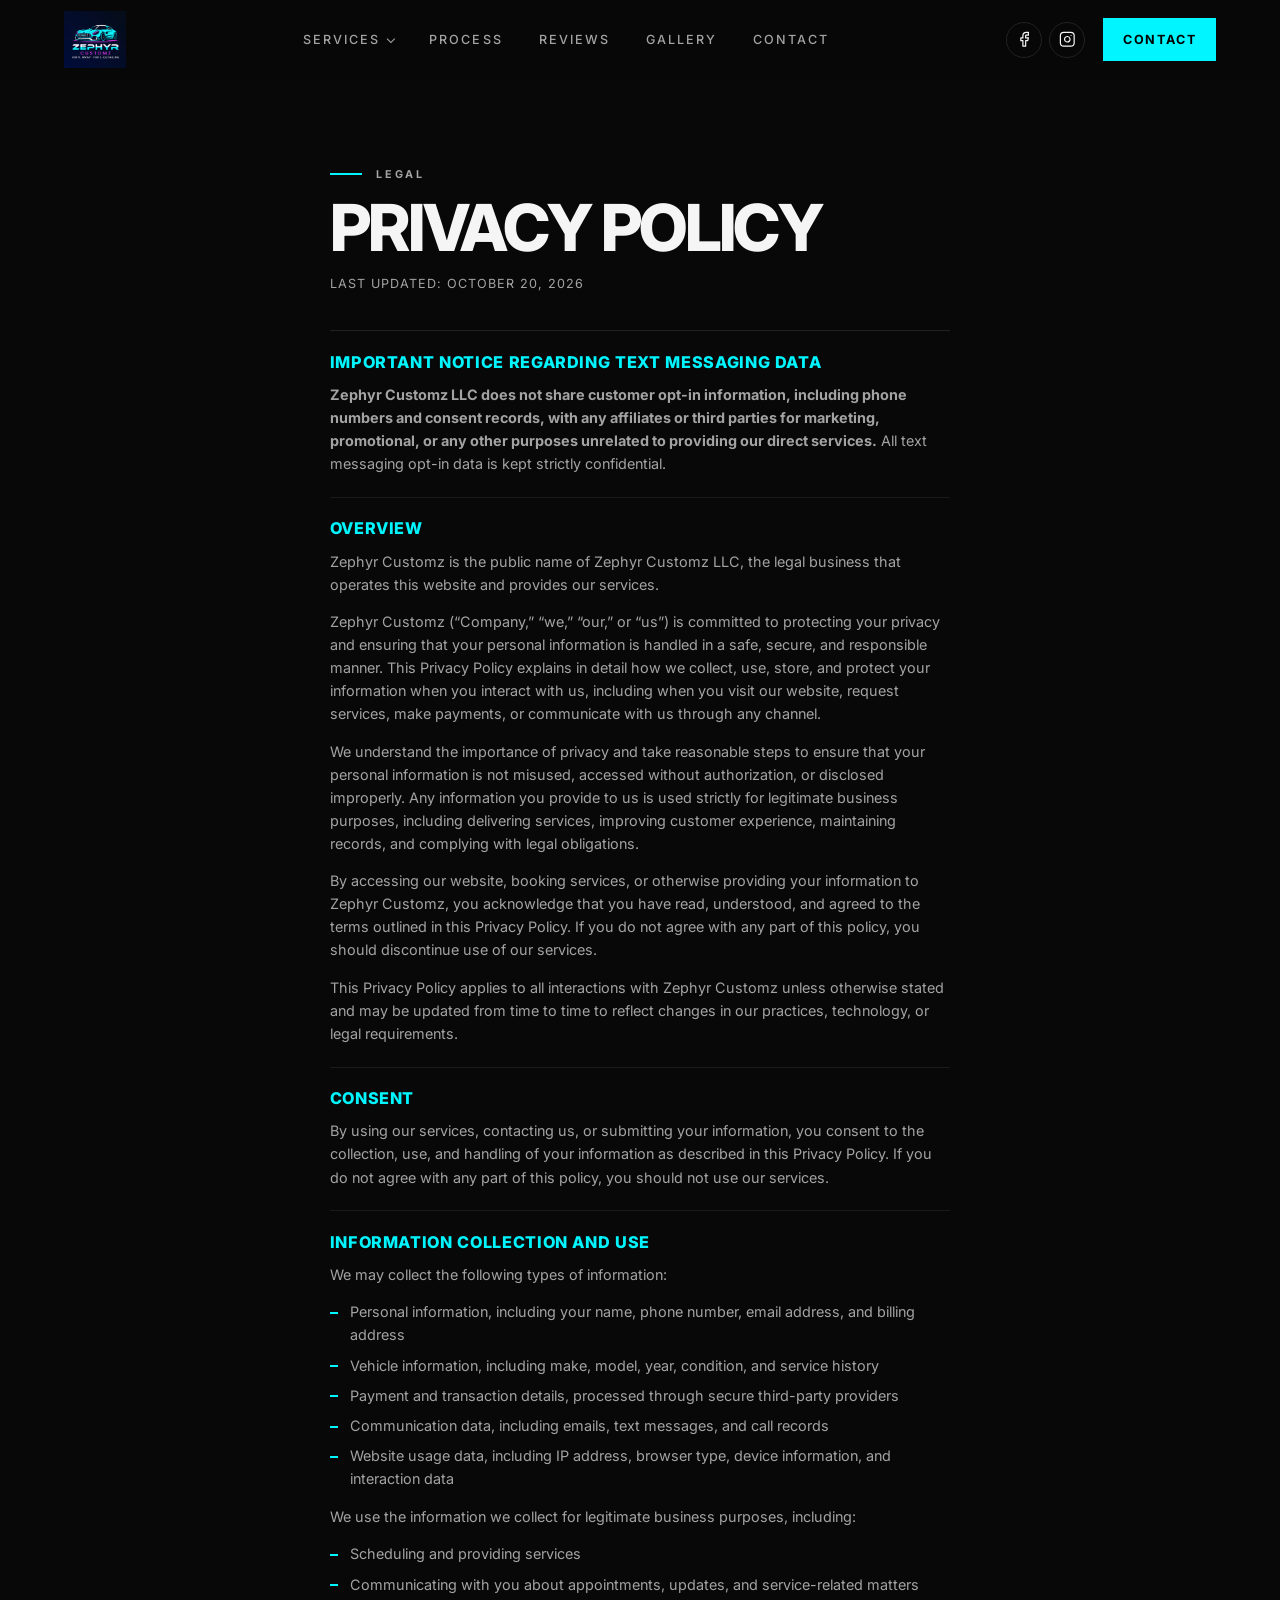
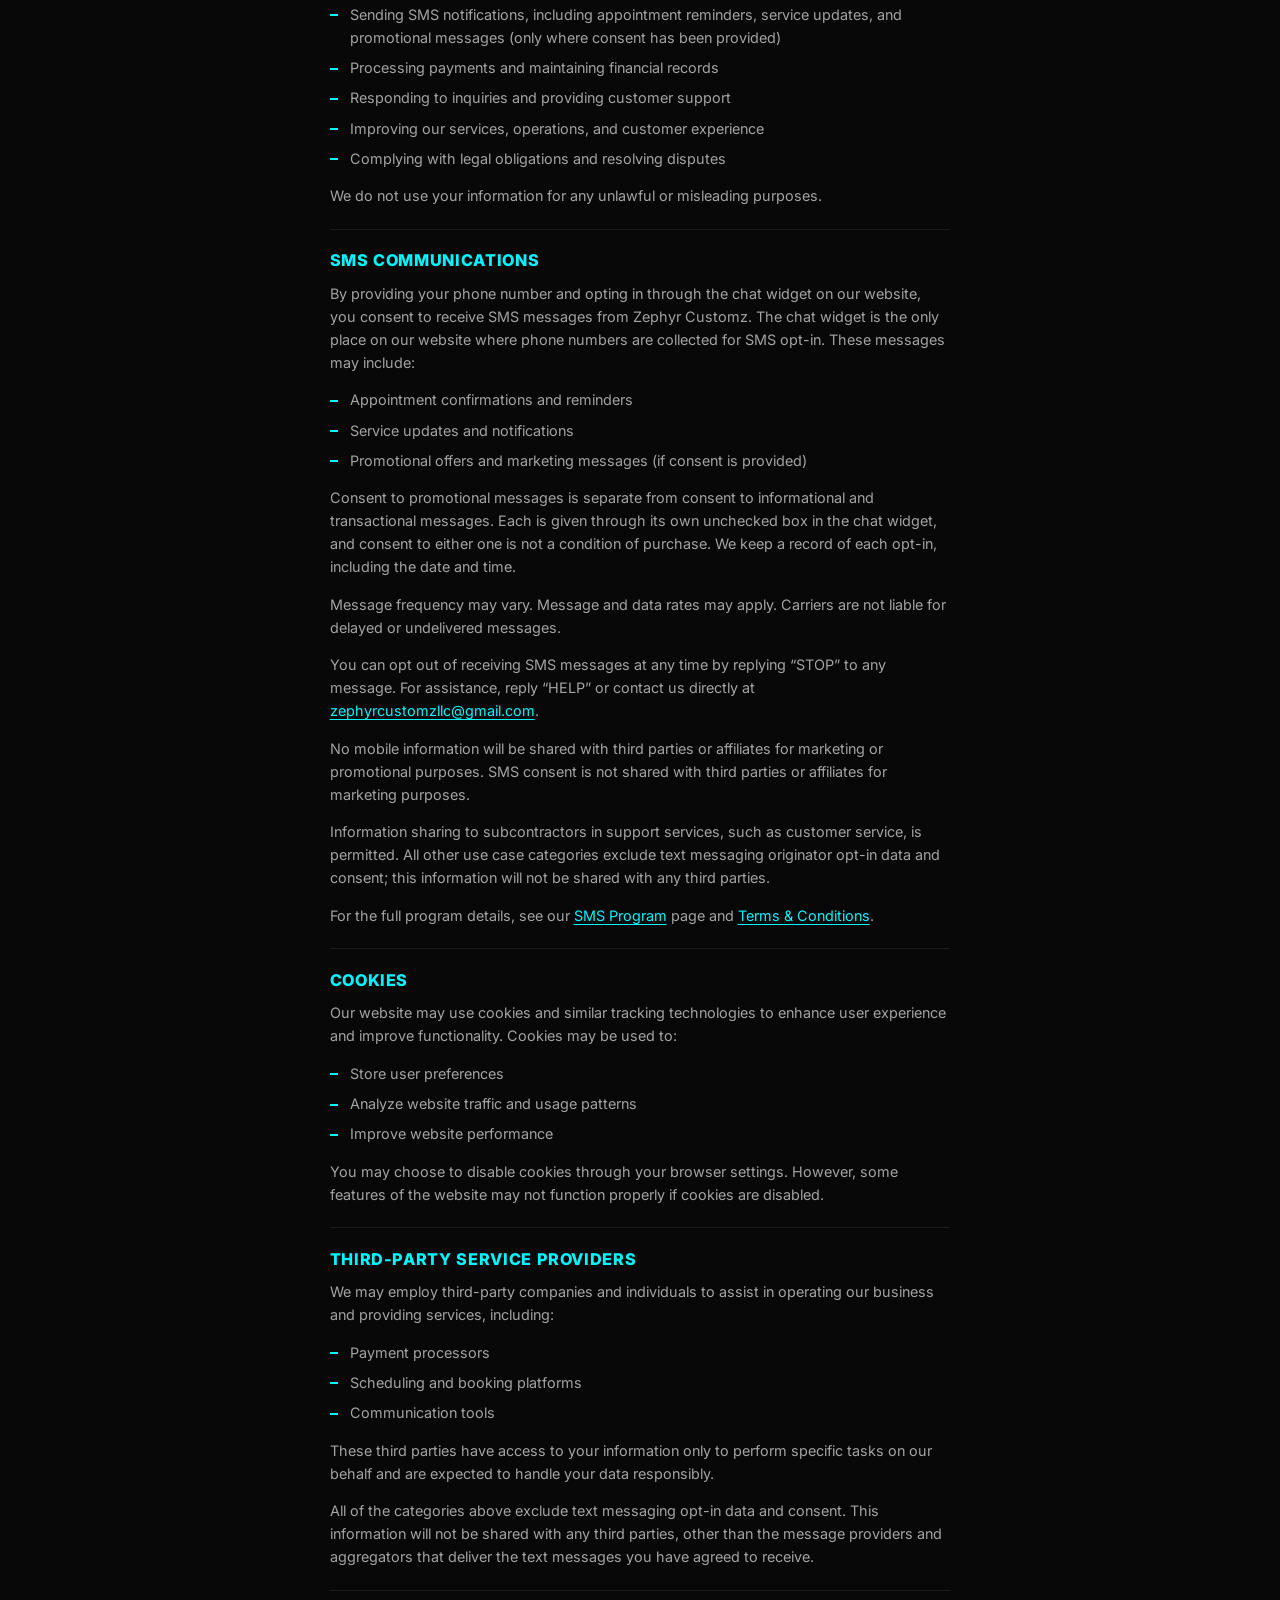
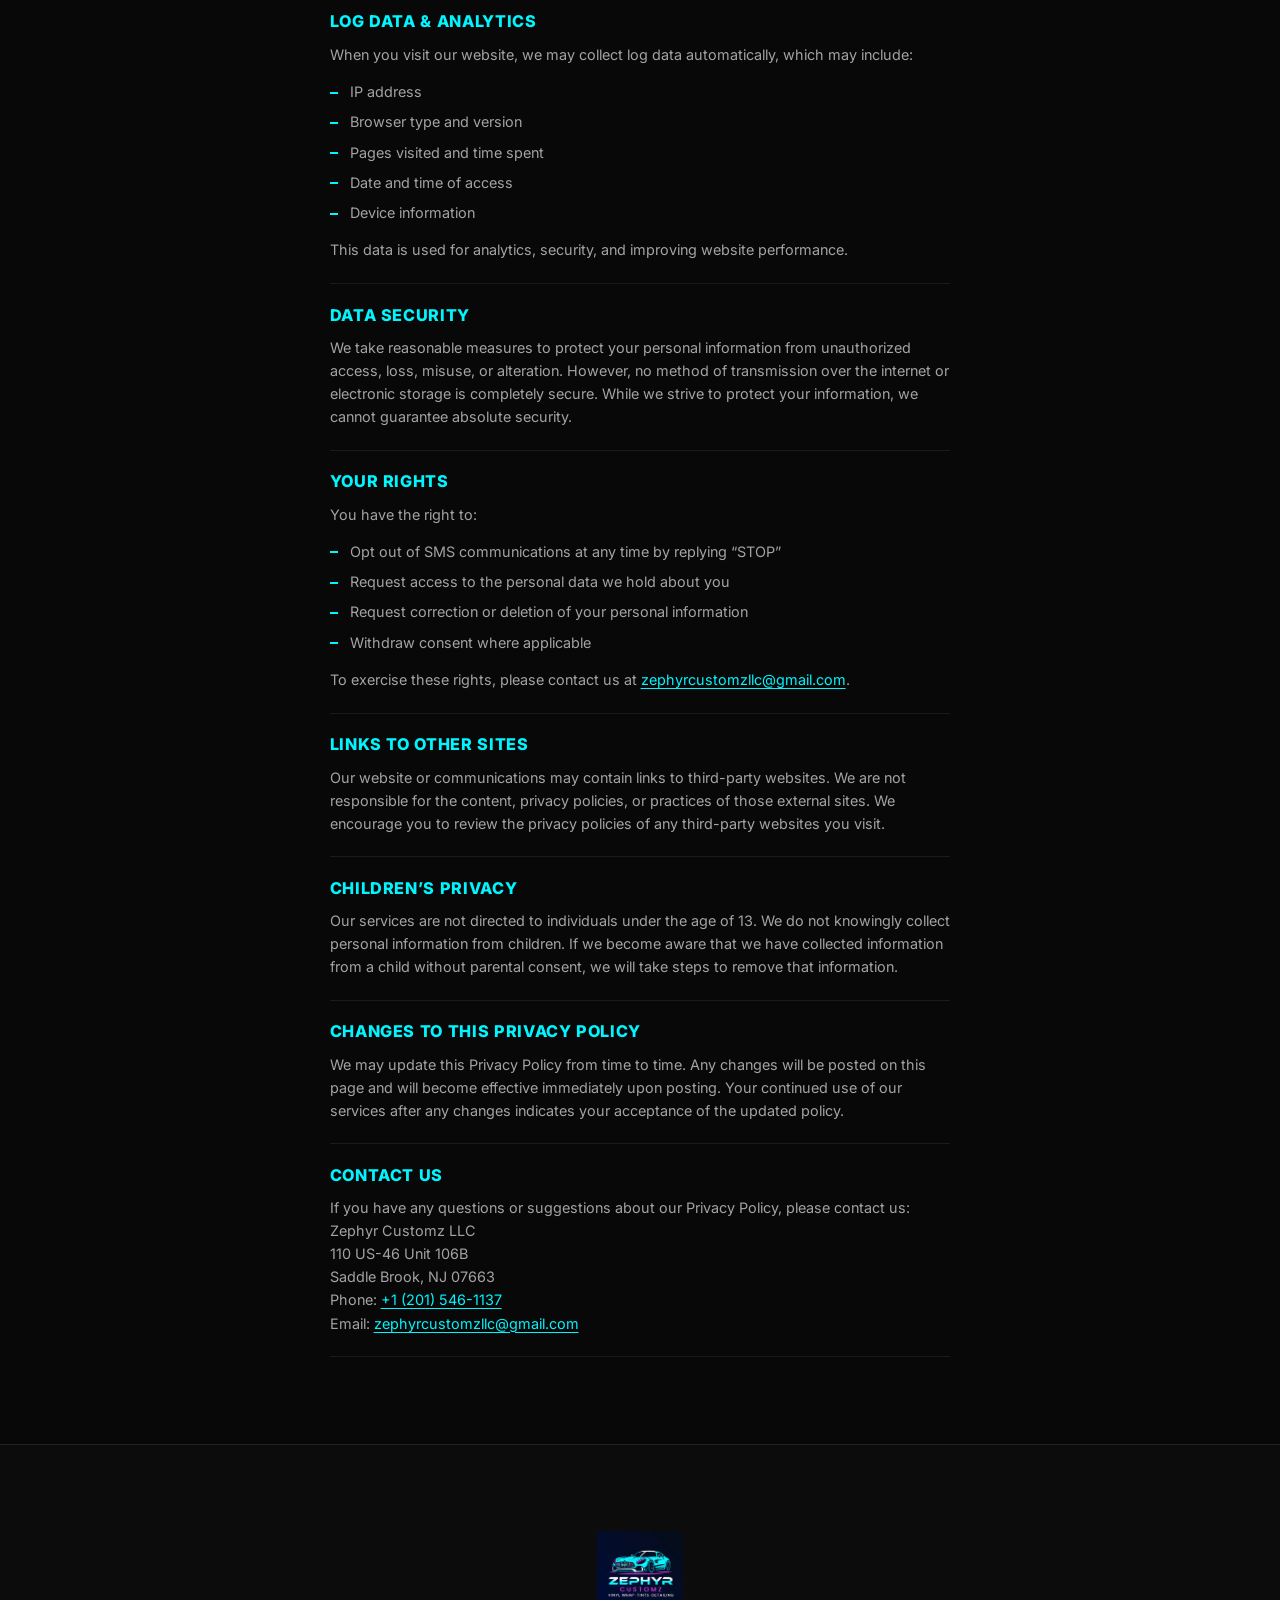
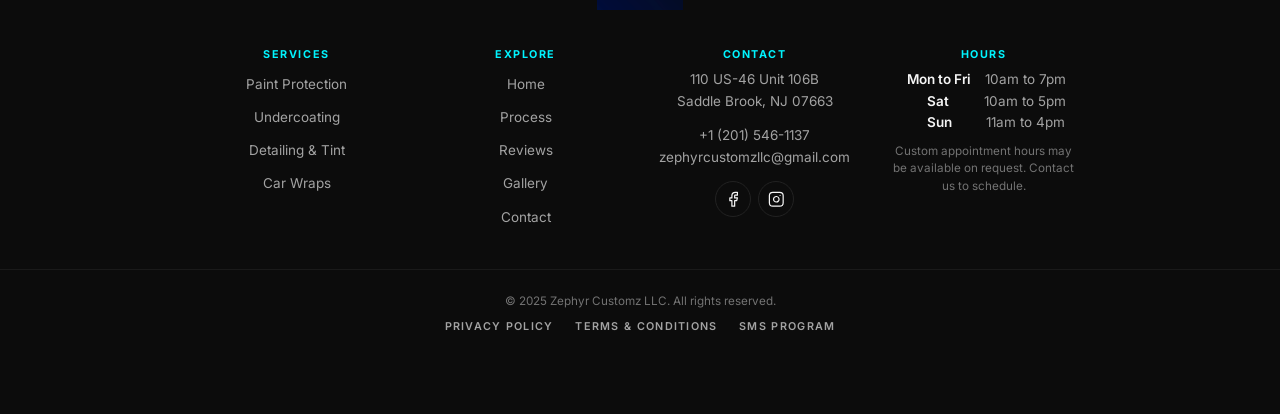
<file: privacy-policy.html>
<!DOCTYPE html>
<html lang="en">
<head>
<meta charset="utf-8">
<meta name="viewport" content="width=device-width, initial-scale=1, viewport-fit=cover">
<title>Privacy Policy | Zephyr Customz</title>
<meta name="description" content="How Zephyr Customz in Saddle Brook, NJ collects, uses and protects your personal information, including SMS communications.">
<meta name="theme-color" content="#080808">
<link rel="canonical" href="https://zephyrcustomz.com/privacy-policy">
<meta property="og:type" content="website">
<meta property="og:site_name" content="Zephyr Customz">
<meta property="og:title" content="Privacy Policy | Zephyr Customz">
<meta property="og:description" content="How Zephyr Customz in Saddle Brook, NJ collects, uses and protects your personal information, including SMS communications.">
<meta property="og:url" content="https://zephyrcustomz.com/privacy-policy">
<meta property="og:image" content="https://zephyrcustomz.com/assets/images/og.jpg">
<meta name="twitter:card" content="summary_large_image">
<link rel="icon" href="favicon.svg" type="image/svg+xml">
<link rel="icon" href="favicon.ico" sizes="48x48">
<link rel="icon" href="favicon-32.png" type="image/png" sizes="32x32">
<link rel="apple-touch-icon" href="apple-touch-icon.png">
<link rel="manifest" href="site.webmanifest">
<link rel="preconnect" href="https://fonts.googleapis.com">
<link rel="preconnect" href="https://fonts.gstatic.com" crossorigin>
<link href="https://fonts.googleapis.com/css2?family=Inter:wght@400;500;600;700;800&amp;display=swap" rel="stylesheet">
<link rel="stylesheet" href="css/style.css">
</head>
<body>

<svg class="sprite" aria-hidden="true" focusable="false" xmlns="http://www.w3.org/2000/svg">
  <symbol id="i-palette" viewBox="0 0 24 24"><circle cx="13.5" cy="6.5" r=".6"/><circle cx="17.5" cy="10.5" r=".6"/><circle cx="8.5" cy="7.5" r=".6"/><circle cx="6.5" cy="12.5" r=".6"/><path d="M12 2C6.5 2 2 6.5 2 12s4.5 10 10 10c.93 0 1.65-.75 1.65-1.69 0-.44-.18-.83-.44-1.12-.29-.29-.44-.65-.44-1.13a1.64 1.64 0 0 1 1.67-1.67h2c3.05 0 5.55-2.5 5.55-5.55C21.97 6.01 17.46 2 12 2z"/></symbol>
  <symbol id="i-shield" viewBox="0 0 24 24"><path d="M20 13c0 5-3.5 7.5-7.66 8.95a1 1 0 0 1-.67-.01C7.5 20.5 4 18 4 13V6a1 1 0 0 1 1-1c2 0 4.5-1.2 6.24-2.72a1.17 1.17 0 0 1 1.52 0C14.51 3.81 17 5 19 5a1 1 0 0 1 1 1z"/></symbol>
  <symbol id="i-shield-check" viewBox="0 0 24 24"><path d="M20 13c0 5-3.5 7.5-7.66 8.95a1 1 0 0 1-.67-.01C7.5 20.5 4 18 4 13V6a1 1 0 0 1 1-1c2 0 4.5-1.2 6.24-2.72a1.17 1.17 0 0 1 1.52 0C14.51 3.81 17 5 19 5a1 1 0 0 1 1 1z"/><path d="m9 12 2 2 4-4"/></symbol>
  <symbol id="i-sparkles" viewBox="0 0 24 24"><path d="M9.94 15.5A2 2 0 0 0 8.5 14.06l-6.14-1.58a.5.5 0 0 1 0-.96L8.5 9.94A2 2 0 0 0 9.94 8.5l1.58-6.14a.5.5 0 0 1 .96 0L14.06 8.5a2 2 0 0 0 1.44 1.44l6.14 1.58a.5.5 0 0 1 0 .96L15.5 14.06a2 2 0 0 0-1.44 1.44l-1.58 6.14a.5.5 0 0 1-.96 0z"/><path d="M20 3v4"/><path d="M22 5h-4"/><path d="M4 17v2"/><path d="M5 18H3"/></symbol>
  <symbol id="i-pin" viewBox="0 0 24 24"><path d="M20 10c0 5-5.54 10.19-7.4 11.8a1 1 0 0 1-1.2 0C9.54 20.19 4 15 4 10a8 8 0 0 1 16 0"/><circle cx="12" cy="10" r="3"/></symbol>
  <symbol id="i-phone" viewBox="0 0 24 24"><path d="M22 16.92v3a2 2 0 0 1-2.18 2 19.79 19.79 0 0 1-8.63-3.07 19.5 19.5 0 0 1-6-6 19.79 19.79 0 0 1-3.07-8.67A2 2 0 0 1 4.11 2h3a2 2 0 0 1 2 1.72c.13.96.36 1.9.7 2.81a2 2 0 0 1-.45 2.11L8.09 9.91a16 16 0 0 0 6 6l1.27-1.27a2 2 0 0 1 2.11-.45c.91.34 1.85.57 2.81.7A2 2 0 0 1 22 16.92z"/></symbol>
  <symbol id="i-mail" viewBox="0 0 24 24"><rect width="20" height="16" x="2" y="4" rx="2"/><path d="m22 7-8.97 5.7a1.94 1.94 0 0 1-2.06 0L2 7"/></symbol>
  <symbol id="i-chat" viewBox="0 0 24 24"><path d="M7.9 20A9 9 0 1 0 4 16.1L2 22z"/></symbol>
  <symbol id="i-sms" viewBox="0 0 24 24"><path d="M21 15a2 2 0 0 1-2 2H7l-4 4V5a2 2 0 0 1 2-2h14a2 2 0 0 1 2 2z"/></symbol>
  <symbol id="i-arrow" viewBox="0 0 24 24"><path d="M5 12h14"/><path d="m12 5 7 7-7 7"/></symbol>
  <symbol id="i-x" viewBox="0 0 24 24"><path d="M18 6 6 18"/><path d="m6 6 12 12"/></symbol>
  <symbol id="i-left" viewBox="0 0 24 24"><path d="m15 18-6-6 6-6"/></symbol>
  <symbol id="i-right" viewBox="0 0 24 24"><path d="m9 18 6-6-6-6"/></symbol>
  <symbol id="i-target" viewBox="0 0 24 24"><circle cx="12" cy="12" r="10"/><path d="M22 12h-4"/><path d="M6 12H2"/><path d="M12 6V2"/><path d="M12 22v-4"/></symbol>
  <symbol id="i-layers" viewBox="0 0 24 24"><path d="M12.83 2.18a2 2 0 0 0-1.66 0L2.6 6.08a1 1 0 0 0 0 1.83l8.58 3.91a2 2 0 0 0 1.66 0l8.58-3.9a1 1 0 0 0 0-1.83z"/><path d="M2 12a1 1 0 0 0 .58.91l8.6 3.91a2 2 0 0 0 1.65 0l8.58-3.9A1 1 0 0 0 22 12"/><path d="M2 17a1 1 0 0 0 .58.91l8.6 3.91a2 2 0 0 0 1.65 0l8.58-3.9A1 1 0 0 0 22 17"/></symbol>
  <symbol id="i-clock" viewBox="0 0 24 24"><circle cx="12" cy="12" r="10"/><path d="M12 6v6l4 2"/></symbol>
  <symbol id="i-image" viewBox="0 0 24 24"><rect width="18" height="18" x="3" y="3" rx="2"/><circle cx="9" cy="9" r="2"/><path d="m21 15-3.09-3.09a2 2 0 0 0-2.82 0L6 21"/></symbol>
  <symbol id="i-facebook" viewBox="0 0 24 24"><path d="M18 2h-3a5 5 0 0 0-5 5v3H7v4h3v8h4v-8h3l1-4h-4V7a1 1 0 0 1 1-1h3z"/></symbol>
  <symbol id="i-instagram" viewBox="0 0 24 24"><rect width="20" height="20" x="2" y="2" rx="5" ry="5"/><path d="M16 11.37A4 4 0 1 1 12.63 8 4 4 0 0 1 16 11.37z"/><path d="M17.5 6.5h.01"/></symbol>
  <symbol id="i-award" viewBox="0 0 24 24"><circle cx="12" cy="8" r="6"/><path d="M15.48 12.89 17 22l-5-3-5 3 1.52-9.11"/></symbol>
  <symbol id="i-shield-alert" viewBox="0 0 24 24"><path d="M20 13c0 5-3.5 7.5-7.66 8.95a1 1 0 0 1-.67-.01C7.5 20.5 4 18 4 13V6a1 1 0 0 1 1-1c2 0 4.5-1.2 6.24-2.72a1.17 1.17 0 0 1 1.52 0C14.51 3.81 17 5 19 5a1 1 0 0 1 1 1z"/><path d="M12 8v4"/><path d="M12 16h.01"/></symbol>
  <symbol id="i-thumbs-up" viewBox="0 0 24 24"><path d="M7 10v12"/><path d="M15 5.88 14 10h5.83a2 2 0 0 1 1.92 2.56l-2.33 8A2 2 0 0 1 17.5 22H4a2 2 0 0 1-2-2v-8a2 2 0 0 1 2-2h2.76a2 2 0 0 0 1.79-1.11L12 2a3.13 3.13 0 0 1 3 3.88Z"/></symbol>
  <symbol id="i-check-circle" viewBox="0 0 24 24"><circle cx="12" cy="12" r="10"/><path d="m9 12 2 2 4-4"/></symbol>
  <symbol id="i-star" viewBox="0 0 24 24"><path d="M12 2l3.09 6.26L22 9.27l-5 4.87 1.18 6.88L12 17.77l-6.18 3.25L7 14.14 2 9.27l6.91-1.01z"/></symbol>
</svg>

<a class="skip-link" href="#main">Skip to main content</a>

<header class="site-header" id="top">
  <div class="nav">
    <a class="brand" href="index.html" aria-label="Zephyr Customz, back to top">
      <img src="assets/images/logo.png" alt="Zephyr Customz logo" width="64" height="59">
    </a>

    <nav class="nav__menu" id="site-nav" aria-label="Primary">
      <ul>
        <li class="has-sub">
          <a href="index.html#services">Services</a>
          <ul class="subnav" aria-label="Services">
            <li><a href="paint-protection.html"><span class="subnav__title">Paint Protection</span><span class="subnav__text">Ceramic, PPF and Paint Correction</span></a></li>
            <li><a href="undercoating.html"><span class="subnav__title">Undercoating</span><span class="subnav__text">Rust and road salt protection</span></a></li>
            <li><a href="detailing-tint.html"><span class="subnav__title">Detailing &amp; Tint</span><span class="subnav__text">Showroom finish and ceramic tint</span></a></li>
            <li><a href="car-wraps.html"><span class="subnav__title">Car Wraps</span><span class="subnav__text">Color change and custom finishes</span></a></li>
          </ul>
        </li>
        <li><a href="index.html#process">Process</a></li>
        <li><a href="index.html#reviews">Reviews</a></li>
        <li><a href="gallery.html">Gallery</a></li>
        <li><a href="index.html#contact">Contact</a></li>
      </ul>
      <ul class="social social--menu" aria-label="Zephyr Customz on social media">
        <li><a class="social__link" href="https://www.facebook.com/p/Zephyr-Customz-61579824745924/" target="_blank" rel="noopener" aria-label="Zephyr Customz on Facebook"><svg class="icon" aria-hidden="true"><use href="#i-facebook"/></svg></a></li>
        <li><a class="social__link" href="https://www.instagram.com/zephyrcustomznj/" target="_blank" rel="noopener" aria-label="Zephyr Customz on Instagram"><svg class="icon" aria-hidden="true"><use href="#i-instagram"/></svg></a></li>
      </ul>
    </nav>

    <div class="nav__right">
      <ul class="social social--nav" aria-label="Zephyr Customz on social media">
        <li><a class="social__link" href="https://www.facebook.com/p/Zephyr-Customz-61579824745924/" target="_blank" rel="noopener" aria-label="Zephyr Customz on Facebook"><svg class="icon" aria-hidden="true"><use href="#i-facebook"/></svg></a></li>
        <li><a class="social__link" href="https://www.instagram.com/zephyrcustomznj/" target="_blank" rel="noopener" aria-label="Zephyr Customz on Instagram"><svg class="icon" aria-hidden="true"><use href="#i-instagram"/></svg></a></li>
      </ul>
      <a class="btn btn--primary nav__cta" data-open-chat href="index.html#contact">Contact</a>
    </div>

    <button class="nav__toggle" type="button" aria-expanded="false" aria-controls="site-nav" aria-label="Open menu">
      <span class="nav__bars" aria-hidden="true"></span>
    </button>
  </div>
</header>

<main id="main">
  <section class="legal" aria-labelledby="legal-title">
    <div class="container legal__inner">
      <p class="eyebrow eyebrow--line">Legal</p>
      <h1 id="legal-title">Privacy Policy</h1>
      <p class="legal__updated">Last updated: October 20, 2026</p>

      <div class="legal__body">
        <section class="legal__section">
          <h2>Important notice regarding text messaging data</h2>
          <p><strong>Zephyr Customz LLC does not share customer opt-in information, including phone numbers and consent records, with any affiliates or third parties for marketing, promotional, or any other purposes unrelated to providing our direct services.</strong> All text messaging opt-in data is kept strictly confidential.</p>
        </section>
        <section class="legal__section">
          <h2>Overview</h2>
          <p>Zephyr Customz is the public name of Zephyr Customz LLC, the legal business that operates this website and provides our services.</p>
          <p>Zephyr Customz (&ldquo;Company,&rdquo; &ldquo;we,&rdquo; &ldquo;our,&rdquo; or &ldquo;us&rdquo;) is committed to protecting your privacy and ensuring that your personal information is handled in a safe, secure, and responsible manner. This Privacy Policy explains in detail how we collect, use, store, and protect your information when you interact with us, including when you visit our website, request services, make payments, or communicate with us through any channel.</p>
          <p>We understand the importance of privacy and take reasonable steps to ensure that your personal information is not misused, accessed without authorization, or disclosed improperly. Any information you provide to us is used strictly for legitimate business purposes, including delivering services, improving customer experience, maintaining records, and complying with legal obligations.</p>
          <p>By accessing our website, booking services, or otherwise providing your information to Zephyr Customz, you acknowledge that you have read, understood, and agreed to the terms outlined in this Privacy Policy. If you do not agree with any part of this policy, you should discontinue use of our services.</p>
          <p>This Privacy Policy applies to all interactions with Zephyr Customz unless otherwise stated and may be updated from time to time to reflect changes in our practices, technology, or legal requirements.</p>
        </section>
        <section class="legal__section">
          <h2>Consent</h2>
          <p>By using our services, contacting us, or submitting your information, you consent to the collection, use, and handling of your information as described in this Privacy Policy. If you do not agree with any part of this policy, you should not use our services.</p>
        </section>
        <section class="legal__section">
          <h2>Information collection and use</h2>
          <p>We may collect the following types of information:</p>
          <ul>
            <li>Personal information, including your name, phone number, email address, and billing address</li>
            <li>Vehicle information, including make, model, year, condition, and service history</li>
            <li>Payment and transaction details, processed through secure third-party providers</li>
            <li>Communication data, including emails, text messages, and call records</li>
            <li>Website usage data, including IP address, browser type, device information, and interaction data</li>
          </ul>
          <p>We use the information we collect for legitimate business purposes, including:</p>
          <ul>
            <li>Scheduling and providing services</li>
            <li>Communicating with you about appointments, updates, and service-related matters</li>
            <li>Sending SMS notifications, including appointment reminders, service updates, and promotional messages (only where consent has been provided)</li>
            <li>Processing payments and maintaining financial records</li>
            <li>Responding to inquiries and providing customer support</li>
            <li>Improving our services, operations, and customer experience</li>
            <li>Complying with legal obligations and resolving disputes</li>
          </ul>
          <p>We do not use your information for any unlawful or misleading purposes.</p>
        </section>
        <section class="legal__section">
          <h2>SMS communications</h2>
          <p>By providing your phone number and opting in through the chat widget on our website, you consent to receive SMS messages from Zephyr Customz. The chat widget is the only place on our website where phone numbers are collected for SMS opt-in. These messages may include:</p>
          <ul>
            <li>Appointment confirmations and reminders</li>
            <li>Service updates and notifications</li>
            <li>Promotional offers and marketing messages (if consent is provided)</li>
          </ul>
          <p>Consent to promotional messages is separate from consent to informational and transactional messages. Each is given through its own unchecked box in the chat widget, and consent to either one is not a condition of purchase. We keep a record of each opt-in, including the date and time.</p>
          <p>Message frequency may vary. Message and data rates may apply. Carriers are not liable for delayed or undelivered messages.</p>
          <p>You can opt out of receiving SMS messages at any time by replying &ldquo;STOP&rdquo; to any message. For assistance, reply &ldquo;HELP&rdquo; or contact us directly at <a href="mailto:zephyrcustomzllc@gmail.com">zephyrcustomzllc@gmail.com</a>.</p>
          <p>No mobile information will be shared with third parties or affiliates for marketing or promotional purposes. SMS consent is not shared with third parties or affiliates for marketing purposes.</p>
          <p>Information sharing to subcontractors in support services, such as customer service, is permitted. All other use case categories exclude text messaging originator opt-in data and consent; this information will not be shared with any third parties.</p>
          <p>For the full program details, see our <a href="sms-program.html">SMS Program</a> page and <a href="terms-and-conditions.html">Terms &amp; Conditions</a>.</p>
        </section>
        <section class="legal__section">
          <h2>Cookies</h2>
          <p>Our website may use cookies and similar tracking technologies to enhance user experience and improve functionality. Cookies may be used to:</p>
          <ul>
            <li>Store user preferences</li>
            <li>Analyze website traffic and usage patterns</li>
            <li>Improve website performance</li>
          </ul>
          <p>You may choose to disable cookies through your browser settings. However, some features of the website may not function properly if cookies are disabled.</p>
        </section>
        <section class="legal__section">
          <h2>Third-party service providers</h2>
          <p>We may employ third-party companies and individuals to assist in operating our business and providing services, including:</p>
          <ul>
            <li>Payment processors</li>
            <li>Scheduling and booking platforms</li>
            <li>Communication tools</li>
          </ul>
          <p>These third parties have access to your information only to perform specific tasks on our behalf and are expected to handle your data responsibly.</p>
          <p>All of the categories above exclude text messaging opt-in data and consent. This information will not be shared with any third parties, other than the message providers and aggregators that deliver the text messages you have agreed to receive.</p>
        </section>
        <section class="legal__section">
          <h2>Log data &amp; analytics</h2>
          <p>When you visit our website, we may collect log data automatically, which may include:</p>
          <ul>
            <li>IP address</li>
            <li>Browser type and version</li>
            <li>Pages visited and time spent</li>
            <li>Date and time of access</li>
            <li>Device information</li>
          </ul>
          <p>This data is used for analytics, security, and improving website performance.</p>
        </section>
        <section class="legal__section">
          <h2>Data security</h2>
          <p>We take reasonable measures to protect your personal information from unauthorized access, loss, misuse, or alteration. However, no method of transmission over the internet or electronic storage is completely secure. While we strive to protect your information, we cannot guarantee absolute security.</p>
        </section>
        <section class="legal__section">
          <h2>Your rights</h2>
          <p>You have the right to:</p>
          <ul>
            <li>Opt out of SMS communications at any time by replying &ldquo;STOP&rdquo;</li>
            <li>Request access to the personal data we hold about you</li>
            <li>Request correction or deletion of your personal information</li>
            <li>Withdraw consent where applicable</li>
          </ul>
          <p>To exercise these rights, please contact us at <a href="mailto:zephyrcustomzllc@gmail.com">zephyrcustomzllc@gmail.com</a>.</p>
        </section>
        <section class="legal__section">
          <h2>Links to other sites</h2>
          <p>Our website or communications may contain links to third-party websites. We are not responsible for the content, privacy policies, or practices of those external sites. We encourage you to review the privacy policies of any third-party websites you visit.</p>
        </section>
        <section class="legal__section">
          <h2>Children&rsquo;s privacy</h2>
          <p>Our services are not directed to individuals under the age of 13. We do not knowingly collect personal information from children. If we become aware that we have collected information from a child without parental consent, we will take steps to remove that information.</p>
        </section>
        <section class="legal__section">
          <h2>Changes to this privacy policy</h2>
          <p>We may update this Privacy Policy from time to time. Any changes will be posted on this page and will become effective immediately upon posting. Your continued use of our services after any changes indicates your acceptance of the updated policy.</p>
        </section>
        <section class="legal__section">
          <h2>Contact us</h2>
          <p>If you have any questions or suggestions about our Privacy Policy, please contact us:</p>
          <address>Zephyr Customz LLC<br>110 US-46 Unit 106B<br>Saddle Brook, NJ 07663<br>Phone: <a href="tel:+12015461137">+1 (201) 546-1137</a><br>Email: <a href="mailto:zephyrcustomzllc@gmail.com">zephyrcustomzllc@gmail.com</a></address>
        </section>
      </div>
    </div>
  </section>
</main>

<footer class="site-footer">
  <div class="container footer">
    <div class="footer__brand">
      <a href="index.html" aria-label="Zephyr Customz, back to top">
        <img src="assets/images/logo.png" alt="Zephyr Customz logo" width="96" height="89" loading="lazy">
      </a>
    </div>

    <div class="footer__links">
      <nav class="footer__col footer__nav" aria-label="Services">
        <p class="footer__label">Services</p>
        <ul>
          <li><a href="paint-protection.html">Paint Protection</a></li>
          <li><a href="undercoating.html">Undercoating</a></li>
          <li><a href="detailing-tint.html">Detailing &amp; Tint</a></li>
          <li><a href="car-wraps.html">Car Wraps</a></li>
        </ul>
      </nav>
      <nav class="footer__col footer__nav" aria-label="Explore">
        <p class="footer__label">Explore</p>
        <ul>
          <li><a href="index.html">Home</a></li>
          <li><a href="index.html#process">Process</a></li>
          <li><a href="index.html#reviews">Reviews</a></li>
          <li><a href="gallery.html">Gallery</a></li>
          <li><a href="index.html#contact">Contact</a></li>
        </ul>
      </nav>
    </div>

    <div class="footer__col footer__contact">
      <p class="footer__label">Contact</p>
      <address>
        110 US-46 Unit 106B<br>Saddle Brook, NJ 07663
      </address>
      <p>
        <a href="tel:+12015461137">+1 (201) 546-1137</a><br>
        <a href="mailto:zephyrcustomzllc@gmail.com">zephyrcustomzllc@gmail.com</a>
      </p>
      <ul class="social social--footer" aria-label="Zephyr Customz on social media">
        <li><a class="social__link" href="https://www.facebook.com/p/Zephyr-Customz-61579824745924/" target="_blank" rel="noopener" aria-label="Zephyr Customz on Facebook"><svg class="icon" aria-hidden="true"><use href="#i-facebook"/></svg></a></li>
        <li><a class="social__link" href="https://www.instagram.com/zephyrcustomznj/" target="_blank" rel="noopener" aria-label="Zephyr Customz on Instagram"><svg class="icon" aria-hidden="true"><use href="#i-instagram"/></svg></a></li>
      </ul>
    </div>

    <div class="footer__col footer__hours">
      <p class="footer__label">Hours</p>
      <ul>
        <li><span>Mon to Fri</span> 10am to 7pm</li>
        <li><span>Sat</span> 10am to 5pm</li>
        <li><span>Sun</span> 11am to 4pm</li>
      </ul>
      <p class="footer__note">Custom appointment hours may be available on request. Contact us to schedule.</p>
    </div>
  </div>
  <div class="container footer__bottom">
    <p class="footer__copy">&copy; <span id="year">2025</span> Zephyr Customz LLC. All rights reserved.</p>
    <nav class="footer__legal" aria-label="Legal">
      <a href="privacy-policy.html">Privacy Policy</a>
      <a href="terms-and-conditions.html">Terms &amp; Conditions</a>
      <a href="sms-program.html">SMS Program</a>
    </nav>
  </div>
</footer>

<script src="https://widgets.leadconnectorhq.com/loader.js" data-resources-url="https://widgets.leadconnectorhq.com/chat-widget/loader.js" data-widget-id="6ad8a10dc5fa611730b6b001" data-source="WEB_USER"></script>
<script src="js/main.js" defer></script>
</body>
</html>
</file>
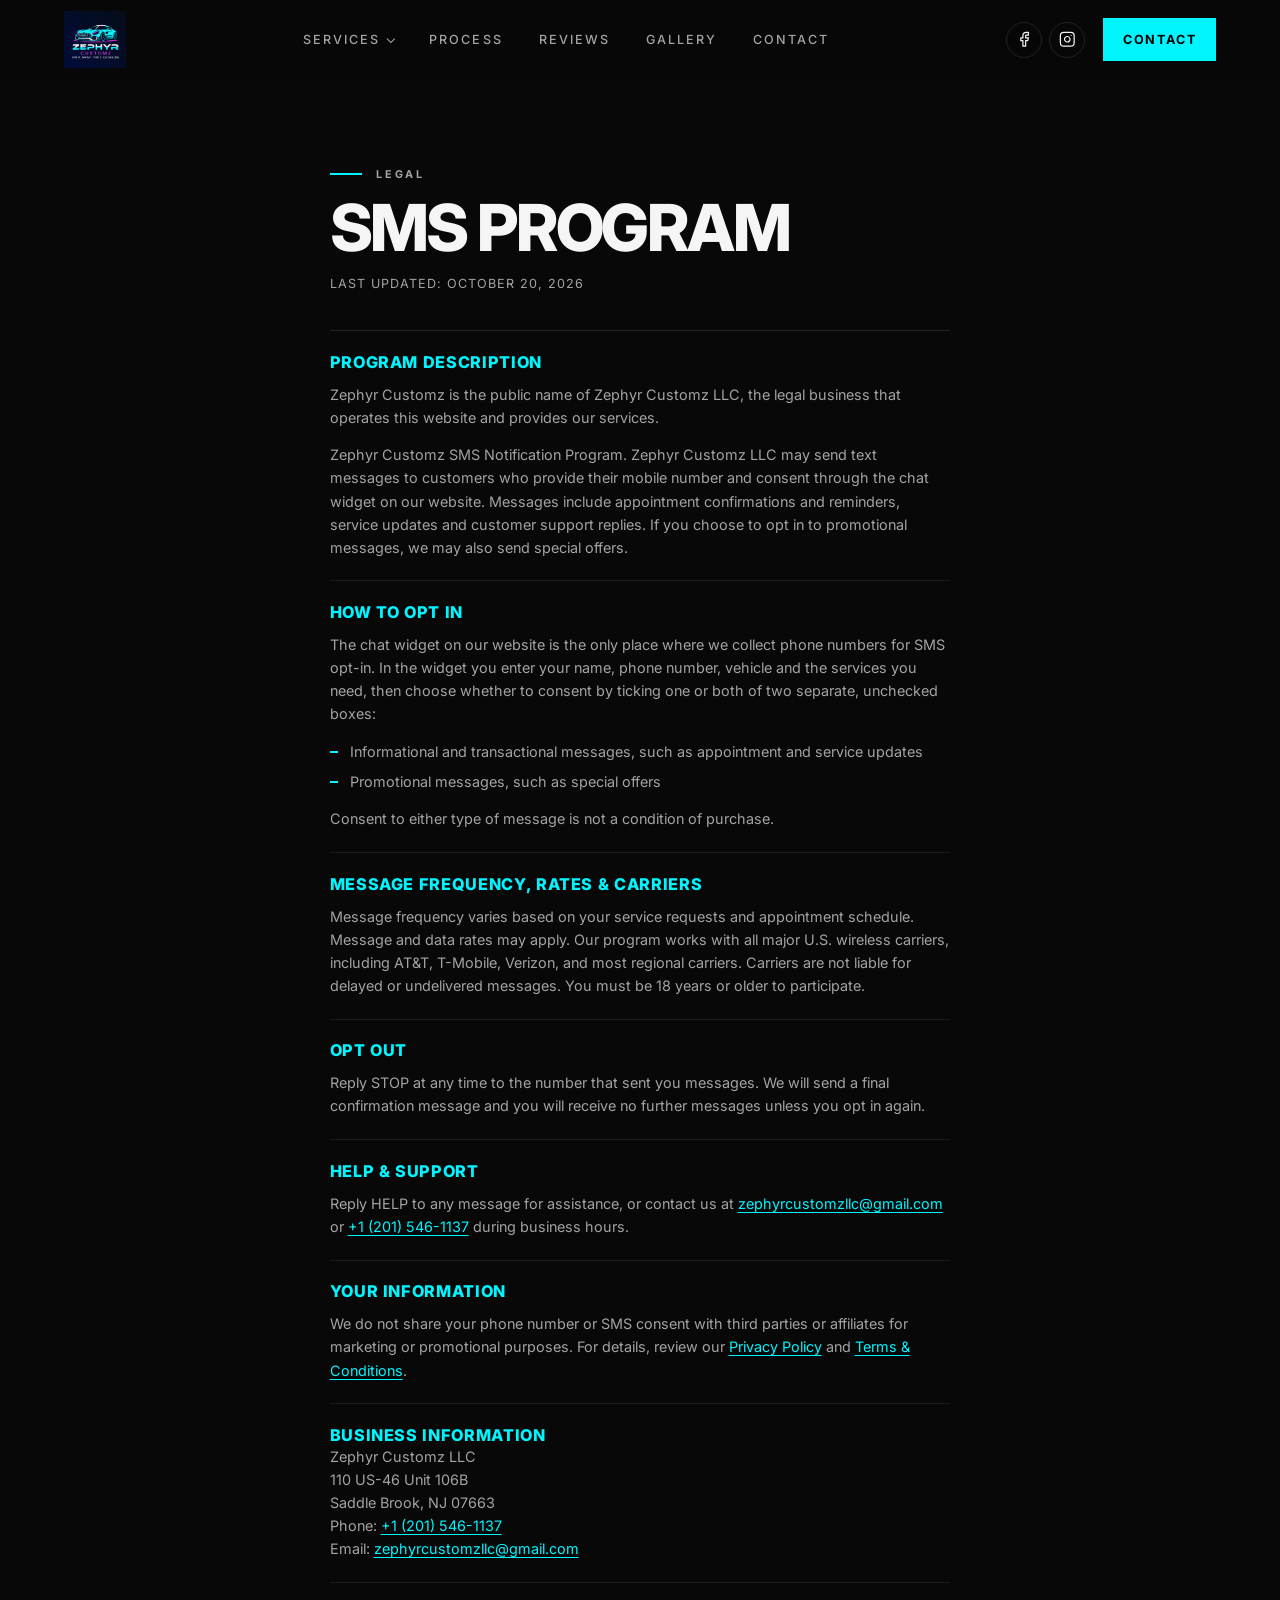
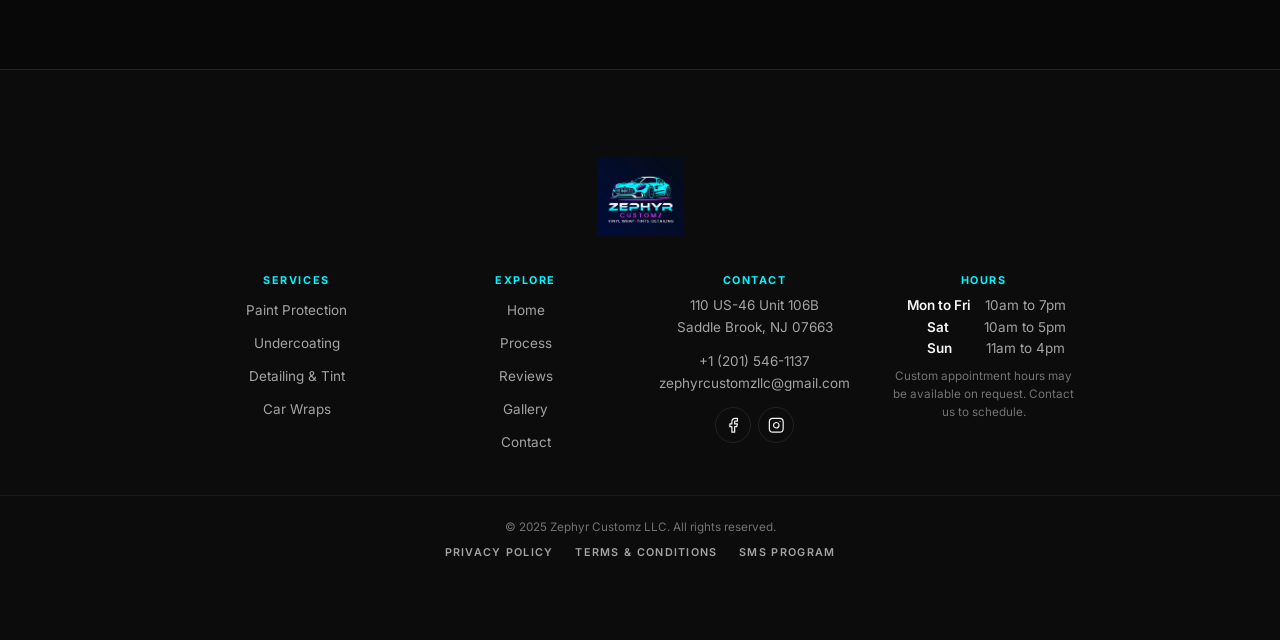
<file: sms-program.html>
<!DOCTYPE html>
<html lang="en">
<head>
<meta charset="utf-8">
<meta name="viewport" content="width=device-width, initial-scale=1, viewport-fit=cover">
<title>SMS Program | Zephyr Customz</title>
<meta name="description" content="SMS program details for Zephyr Customz in Saddle Brook, NJ: how to opt in through our chat widget, message types, frequency, rates, and how to opt out with STOP or get help with HELP.">
<meta name="theme-color" content="#080808">
<link rel="canonical" href="https://zephyrcustomz.com/sms-program">
<meta property="og:type" content="website">
<meta property="og:site_name" content="Zephyr Customz">
<meta property="og:title" content="SMS Program | Zephyr Customz">
<meta property="og:description" content="SMS program details for Zephyr Customz in Saddle Brook, NJ: how to opt in through our chat widget, message types, frequency, rates, and how to opt out with STOP or get help with HELP.">
<meta property="og:url" content="https://zephyrcustomz.com/sms-program">
<meta property="og:image" content="https://zephyrcustomz.com/assets/images/og.jpg">
<meta name="twitter:card" content="summary_large_image">
<link rel="icon" href="favicon.svg" type="image/svg+xml">
<link rel="icon" href="favicon.ico" sizes="48x48">
<link rel="icon" href="favicon-32.png" type="image/png" sizes="32x32">
<link rel="apple-touch-icon" href="apple-touch-icon.png">
<link rel="manifest" href="site.webmanifest">
<link rel="preconnect" href="https://fonts.googleapis.com">
<link rel="preconnect" href="https://fonts.gstatic.com" crossorigin>
<link href="https://fonts.googleapis.com/css2?family=Inter:wght@400;500;600;700;800&amp;display=swap" rel="stylesheet">
<link rel="stylesheet" href="css/style.css">
</head>
<body>

<svg class="sprite" aria-hidden="true" focusable="false" xmlns="http://www.w3.org/2000/svg">
  <symbol id="i-palette" viewBox="0 0 24 24"><circle cx="13.5" cy="6.5" r=".6"/><circle cx="17.5" cy="10.5" r=".6"/><circle cx="8.5" cy="7.5" r=".6"/><circle cx="6.5" cy="12.5" r=".6"/><path d="M12 2C6.5 2 2 6.5 2 12s4.5 10 10 10c.93 0 1.65-.75 1.65-1.69 0-.44-.18-.83-.44-1.12-.29-.29-.44-.65-.44-1.13a1.64 1.64 0 0 1 1.67-1.67h2c3.05 0 5.55-2.5 5.55-5.55C21.97 6.01 17.46 2 12 2z"/></symbol>
  <symbol id="i-shield" viewBox="0 0 24 24"><path d="M20 13c0 5-3.5 7.5-7.66 8.95a1 1 0 0 1-.67-.01C7.5 20.5 4 18 4 13V6a1 1 0 0 1 1-1c2 0 4.5-1.2 6.24-2.72a1.17 1.17 0 0 1 1.52 0C14.51 3.81 17 5 19 5a1 1 0 0 1 1 1z"/></symbol>
  <symbol id="i-shield-check" viewBox="0 0 24 24"><path d="M20 13c0 5-3.5 7.5-7.66 8.95a1 1 0 0 1-.67-.01C7.5 20.5 4 18 4 13V6a1 1 0 0 1 1-1c2 0 4.5-1.2 6.24-2.72a1.17 1.17 0 0 1 1.52 0C14.51 3.81 17 5 19 5a1 1 0 0 1 1 1z"/><path d="m9 12 2 2 4-4"/></symbol>
  <symbol id="i-sparkles" viewBox="0 0 24 24"><path d="M9.94 15.5A2 2 0 0 0 8.5 14.06l-6.14-1.58a.5.5 0 0 1 0-.96L8.5 9.94A2 2 0 0 0 9.94 8.5l1.58-6.14a.5.5 0 0 1 .96 0L14.06 8.5a2 2 0 0 0 1.44 1.44l6.14 1.58a.5.5 0 0 1 0 .96L15.5 14.06a2 2 0 0 0-1.44 1.44l-1.58 6.14a.5.5 0 0 1-.96 0z"/><path d="M20 3v4"/><path d="M22 5h-4"/><path d="M4 17v2"/><path d="M5 18H3"/></symbol>
  <symbol id="i-pin" viewBox="0 0 24 24"><path d="M20 10c0 5-5.54 10.19-7.4 11.8a1 1 0 0 1-1.2 0C9.54 20.19 4 15 4 10a8 8 0 0 1 16 0"/><circle cx="12" cy="10" r="3"/></symbol>
  <symbol id="i-phone" viewBox="0 0 24 24"><path d="M22 16.92v3a2 2 0 0 1-2.18 2 19.79 19.79 0 0 1-8.63-3.07 19.5 19.5 0 0 1-6-6 19.79 19.79 0 0 1-3.07-8.67A2 2 0 0 1 4.11 2h3a2 2 0 0 1 2 1.72c.13.96.36 1.9.7 2.81a2 2 0 0 1-.45 2.11L8.09 9.91a16 16 0 0 0 6 6l1.27-1.27a2 2 0 0 1 2.11-.45c.91.34 1.85.57 2.81.7A2 2 0 0 1 22 16.92z"/></symbol>
  <symbol id="i-mail" viewBox="0 0 24 24"><rect width="20" height="16" x="2" y="4" rx="2"/><path d="m22 7-8.97 5.7a1.94 1.94 0 0 1-2.06 0L2 7"/></symbol>
  <symbol id="i-chat" viewBox="0 0 24 24"><path d="M7.9 20A9 9 0 1 0 4 16.1L2 22z"/></symbol>
  <symbol id="i-sms" viewBox="0 0 24 24"><path d="M21 15a2 2 0 0 1-2 2H7l-4 4V5a2 2 0 0 1 2-2h14a2 2 0 0 1 2 2z"/></symbol>
  <symbol id="i-arrow" viewBox="0 0 24 24"><path d="M5 12h14"/><path d="m12 5 7 7-7 7"/></symbol>
  <symbol id="i-x" viewBox="0 0 24 24"><path d="M18 6 6 18"/><path d="m6 6 12 12"/></symbol>
  <symbol id="i-left" viewBox="0 0 24 24"><path d="m15 18-6-6 6-6"/></symbol>
  <symbol id="i-right" viewBox="0 0 24 24"><path d="m9 18 6-6-6-6"/></symbol>
  <symbol id="i-target" viewBox="0 0 24 24"><circle cx="12" cy="12" r="10"/><path d="M22 12h-4"/><path d="M6 12H2"/><path d="M12 6V2"/><path d="M12 22v-4"/></symbol>
  <symbol id="i-layers" viewBox="0 0 24 24"><path d="M12.83 2.18a2 2 0 0 0-1.66 0L2.6 6.08a1 1 0 0 0 0 1.83l8.58 3.91a2 2 0 0 0 1.66 0l8.58-3.9a1 1 0 0 0 0-1.83z"/><path d="M2 12a1 1 0 0 0 .58.91l8.6 3.91a2 2 0 0 0 1.65 0l8.58-3.9A1 1 0 0 0 22 12"/><path d="M2 17a1 1 0 0 0 .58.91l8.6 3.91a2 2 0 0 0 1.65 0l8.58-3.9A1 1 0 0 0 22 17"/></symbol>
  <symbol id="i-clock" viewBox="0 0 24 24"><circle cx="12" cy="12" r="10"/><path d="M12 6v6l4 2"/></symbol>
  <symbol id="i-image" viewBox="0 0 24 24"><rect width="18" height="18" x="3" y="3" rx="2"/><circle cx="9" cy="9" r="2"/><path d="m21 15-3.09-3.09a2 2 0 0 0-2.82 0L6 21"/></symbol>
  <symbol id="i-facebook" viewBox="0 0 24 24"><path d="M18 2h-3a5 5 0 0 0-5 5v3H7v4h3v8h4v-8h3l1-4h-4V7a1 1 0 0 1 1-1h3z"/></symbol>
  <symbol id="i-instagram" viewBox="0 0 24 24"><rect width="20" height="20" x="2" y="2" rx="5" ry="5"/><path d="M16 11.37A4 4 0 1 1 12.63 8 4 4 0 0 1 16 11.37z"/><path d="M17.5 6.5h.01"/></symbol>
  <symbol id="i-award" viewBox="0 0 24 24"><circle cx="12" cy="8" r="6"/><path d="M15.48 12.89 17 22l-5-3-5 3 1.52-9.11"/></symbol>
  <symbol id="i-shield-alert" viewBox="0 0 24 24"><path d="M20 13c0 5-3.5 7.5-7.66 8.95a1 1 0 0 1-.67-.01C7.5 20.5 4 18 4 13V6a1 1 0 0 1 1-1c2 0 4.5-1.2 6.24-2.72a1.17 1.17 0 0 1 1.52 0C14.51 3.81 17 5 19 5a1 1 0 0 1 1 1z"/><path d="M12 8v4"/><path d="M12 16h.01"/></symbol>
  <symbol id="i-thumbs-up" viewBox="0 0 24 24"><path d="M7 10v12"/><path d="M15 5.88 14 10h5.83a2 2 0 0 1 1.92 2.56l-2.33 8A2 2 0 0 1 17.5 22H4a2 2 0 0 1-2-2v-8a2 2 0 0 1 2-2h2.76a2 2 0 0 0 1.79-1.11L12 2a3.13 3.13 0 0 1 3 3.88Z"/></symbol>
  <symbol id="i-check-circle" viewBox="0 0 24 24"><circle cx="12" cy="12" r="10"/><path d="m9 12 2 2 4-4"/></symbol>
  <symbol id="i-star" viewBox="0 0 24 24"><path d="M12 2l3.09 6.26L22 9.27l-5 4.87 1.18 6.88L12 17.77l-6.18 3.25L7 14.14 2 9.27l6.91-1.01z"/></symbol>
</svg>

<a class="skip-link" href="#main">Skip to main content</a>

<header class="site-header" id="top">
  <div class="nav">
    <a class="brand" href="index.html" aria-label="Zephyr Customz, back to top">
      <img src="assets/images/logo.png" alt="Zephyr Customz logo" width="64" height="59">
    </a>

    <nav class="nav__menu" id="site-nav" aria-label="Primary">
      <ul>
        <li class="has-sub">
          <a href="index.html#services">Services</a>
          <ul class="subnav" aria-label="Services">
            <li><a href="paint-protection.html"><span class="subnav__title">Paint Protection</span><span class="subnav__text">Ceramic, PPF and Paint Correction</span></a></li>
            <li><a href="undercoating.html"><span class="subnav__title">Undercoating</span><span class="subnav__text">Rust and road salt protection</span></a></li>
            <li><a href="detailing-tint.html"><span class="subnav__title">Detailing &amp; Tint</span><span class="subnav__text">Showroom finish and ceramic tint</span></a></li>
            <li><a href="car-wraps.html"><span class="subnav__title">Car Wraps</span><span class="subnav__text">Color change and custom finishes</span></a></li>
          </ul>
        </li>
        <li><a href="index.html#process">Process</a></li>
        <li><a href="index.html#reviews">Reviews</a></li>
        <li><a href="gallery.html">Gallery</a></li>
        <li><a href="index.html#contact">Contact</a></li>
      </ul>
      <ul class="social social--menu" aria-label="Zephyr Customz on social media">
        <li><a class="social__link" href="https://www.facebook.com/p/Zephyr-Customz-61579824745924/" target="_blank" rel="noopener" aria-label="Zephyr Customz on Facebook"><svg class="icon" aria-hidden="true"><use href="#i-facebook"/></svg></a></li>
        <li><a class="social__link" href="https://www.instagram.com/zephyrcustomznj/" target="_blank" rel="noopener" aria-label="Zephyr Customz on Instagram"><svg class="icon" aria-hidden="true"><use href="#i-instagram"/></svg></a></li>
      </ul>
    </nav>

    <div class="nav__right">
      <ul class="social social--nav" aria-label="Zephyr Customz on social media">
        <li><a class="social__link" href="https://www.facebook.com/p/Zephyr-Customz-61579824745924/" target="_blank" rel="noopener" aria-label="Zephyr Customz on Facebook"><svg class="icon" aria-hidden="true"><use href="#i-facebook"/></svg></a></li>
        <li><a class="social__link" href="https://www.instagram.com/zephyrcustomznj/" target="_blank" rel="noopener" aria-label="Zephyr Customz on Instagram"><svg class="icon" aria-hidden="true"><use href="#i-instagram"/></svg></a></li>
      </ul>
      <a class="btn btn--primary nav__cta" data-open-chat href="index.html#contact">Contact</a>
    </div>

    <button class="nav__toggle" type="button" aria-expanded="false" aria-controls="site-nav" aria-label="Open menu">
      <span class="nav__bars" aria-hidden="true"></span>
    </button>
  </div>
</header>

<main id="main">
  <section class="legal" aria-labelledby="legal-title">
    <div class="container legal__inner">
      <p class="eyebrow eyebrow--line">Legal</p>
      <h1 id="legal-title">SMS Program</h1>
      <p class="legal__updated">Last updated: October 20, 2026</p>

      <div class="legal__body">
        <section class="legal__section">
          <h2>Program description</h2>
          <p>Zephyr Customz is the public name of Zephyr Customz LLC, the legal business that operates this website and provides our services.</p>
          <p>Zephyr Customz SMS Notification Program. Zephyr Customz LLC may send text messages to customers who provide their mobile number and consent through the chat widget on our website. Messages include appointment confirmations and reminders, service updates and customer support replies. If you choose to opt in to promotional messages, we may also send special offers.</p>
        </section>
        <section class="legal__section">
          <h2>How to opt in</h2>
          <p>The chat widget on our website is the only place where we collect phone numbers for SMS opt-in. In the widget you enter your name, phone number, vehicle and the services you need, then choose whether to consent by ticking one or both of two separate, unchecked boxes:</p>
          <ul>
            <li>Informational and transactional messages, such as appointment and service updates</li>
            <li>Promotional messages, such as special offers</li>
          </ul>
          <p>Consent to either type of message is not a condition of purchase.</p>
        </section>
        <section class="legal__section">
          <h2>Message frequency, rates &amp; carriers</h2>
          <p>Message frequency varies based on your service requests and appointment schedule. Message and data rates may apply. Our program works with all major U.S. wireless carriers, including AT&amp;T, T-Mobile, Verizon, and most regional carriers. Carriers are not liable for delayed or undelivered messages. You must be 18 years or older to participate.</p>
        </section>
        <section class="legal__section">
          <h2>Opt out</h2>
          <p>Reply STOP at any time to the number that sent you messages. We will send a final confirmation message and you will receive no further messages unless you opt in again.</p>
        </section>
        <section class="legal__section">
          <h2>Help &amp; support</h2>
          <p>Reply HELP to any message for assistance, or contact us at <a href="mailto:zephyrcustomzllc@gmail.com">zephyrcustomzllc@gmail.com</a> or <a href="tel:+12015461137">+1 (201) 546-1137</a> during business hours.</p>
        </section>
        <section class="legal__section">
          <h2>Your information</h2>
          <p>We do not share your phone number or SMS consent with third parties or affiliates for marketing or promotional purposes. For details, review our <a href="privacy-policy.html">Privacy Policy</a> and <a href="terms-and-conditions.html">Terms &amp; Conditions</a>.</p>
        </section>
        <section class="legal__section">
          <h2>Business information</h2>
          <address>Zephyr Customz LLC<br>110 US-46 Unit 106B<br>Saddle Brook, NJ 07663<br>Phone: <a href="tel:+12015461137">+1 (201) 546-1137</a><br>Email: <a href="mailto:zephyrcustomzllc@gmail.com">zephyrcustomzllc@gmail.com</a></address>
        </section>
      </div>
    </div>
  </section>
</main>

<footer class="site-footer">
  <div class="container footer">
    <div class="footer__brand">
      <a href="index.html" aria-label="Zephyr Customz, back to top">
        <img src="assets/images/logo.png" alt="Zephyr Customz logo" width="96" height="89" loading="lazy">
      </a>
    </div>

    <div class="footer__links">
      <nav class="footer__col footer__nav" aria-label="Services">
        <p class="footer__label">Services</p>
        <ul>
          <li><a href="paint-protection.html">Paint Protection</a></li>
          <li><a href="undercoating.html">Undercoating</a></li>
          <li><a href="detailing-tint.html">Detailing &amp; Tint</a></li>
          <li><a href="car-wraps.html">Car Wraps</a></li>
        </ul>
      </nav>
      <nav class="footer__col footer__nav" aria-label="Explore">
        <p class="footer__label">Explore</p>
        <ul>
          <li><a href="index.html">Home</a></li>
          <li><a href="index.html#process">Process</a></li>
          <li><a href="index.html#reviews">Reviews</a></li>
          <li><a href="gallery.html">Gallery</a></li>
          <li><a href="index.html#contact">Contact</a></li>
        </ul>
      </nav>
    </div>

    <div class="footer__col footer__contact">
      <p class="footer__label">Contact</p>
      <address>
        110 US-46 Unit 106B<br>Saddle Brook, NJ 07663
      </address>
      <p>
        <a href="tel:+12015461137">+1 (201) 546-1137</a><br>
        <a href="mailto:zephyrcustomzllc@gmail.com">zephyrcustomzllc@gmail.com</a>
      </p>
      <ul class="social social--footer" aria-label="Zephyr Customz on social media">
        <li><a class="social__link" href="https://www.facebook.com/p/Zephyr-Customz-61579824745924/" target="_blank" rel="noopener" aria-label="Zephyr Customz on Facebook"><svg class="icon" aria-hidden="true"><use href="#i-facebook"/></svg></a></li>
        <li><a class="social__link" href="https://www.instagram.com/zephyrcustomznj/" target="_blank" rel="noopener" aria-label="Zephyr Customz on Instagram"><svg class="icon" aria-hidden="true"><use href="#i-instagram"/></svg></a></li>
      </ul>
    </div>

    <div class="footer__col footer__hours">
      <p class="footer__label">Hours</p>
      <ul>
        <li><span>Mon to Fri</span> 10am to 7pm</li>
        <li><span>Sat</span> 10am to 5pm</li>
        <li><span>Sun</span> 11am to 4pm</li>
      </ul>
      <p class="footer__note">Custom appointment hours may be available on request. Contact us to schedule.</p>
    </div>
  </div>
  <div class="container footer__bottom">
    <p class="footer__copy">&copy; <span id="year">2025</span> Zephyr Customz LLC. All rights reserved.</p>
    <nav class="footer__legal" aria-label="Legal">
      <a href="privacy-policy.html">Privacy Policy</a>
      <a href="terms-and-conditions.html">Terms &amp; Conditions</a>
      <a href="sms-program.html">SMS Program</a>
    </nav>
  </div>
</footer>

<script src="https://widgets.leadconnectorhq.com/loader.js" data-resources-url="https://widgets.leadconnectorhq.com/chat-widget/loader.js" data-widget-id="6ad8a10dc5fa611730b6b001" data-source="WEB_USER"></script>
<script src="js/main.js" defer></script>
</body>
</html>
</file>
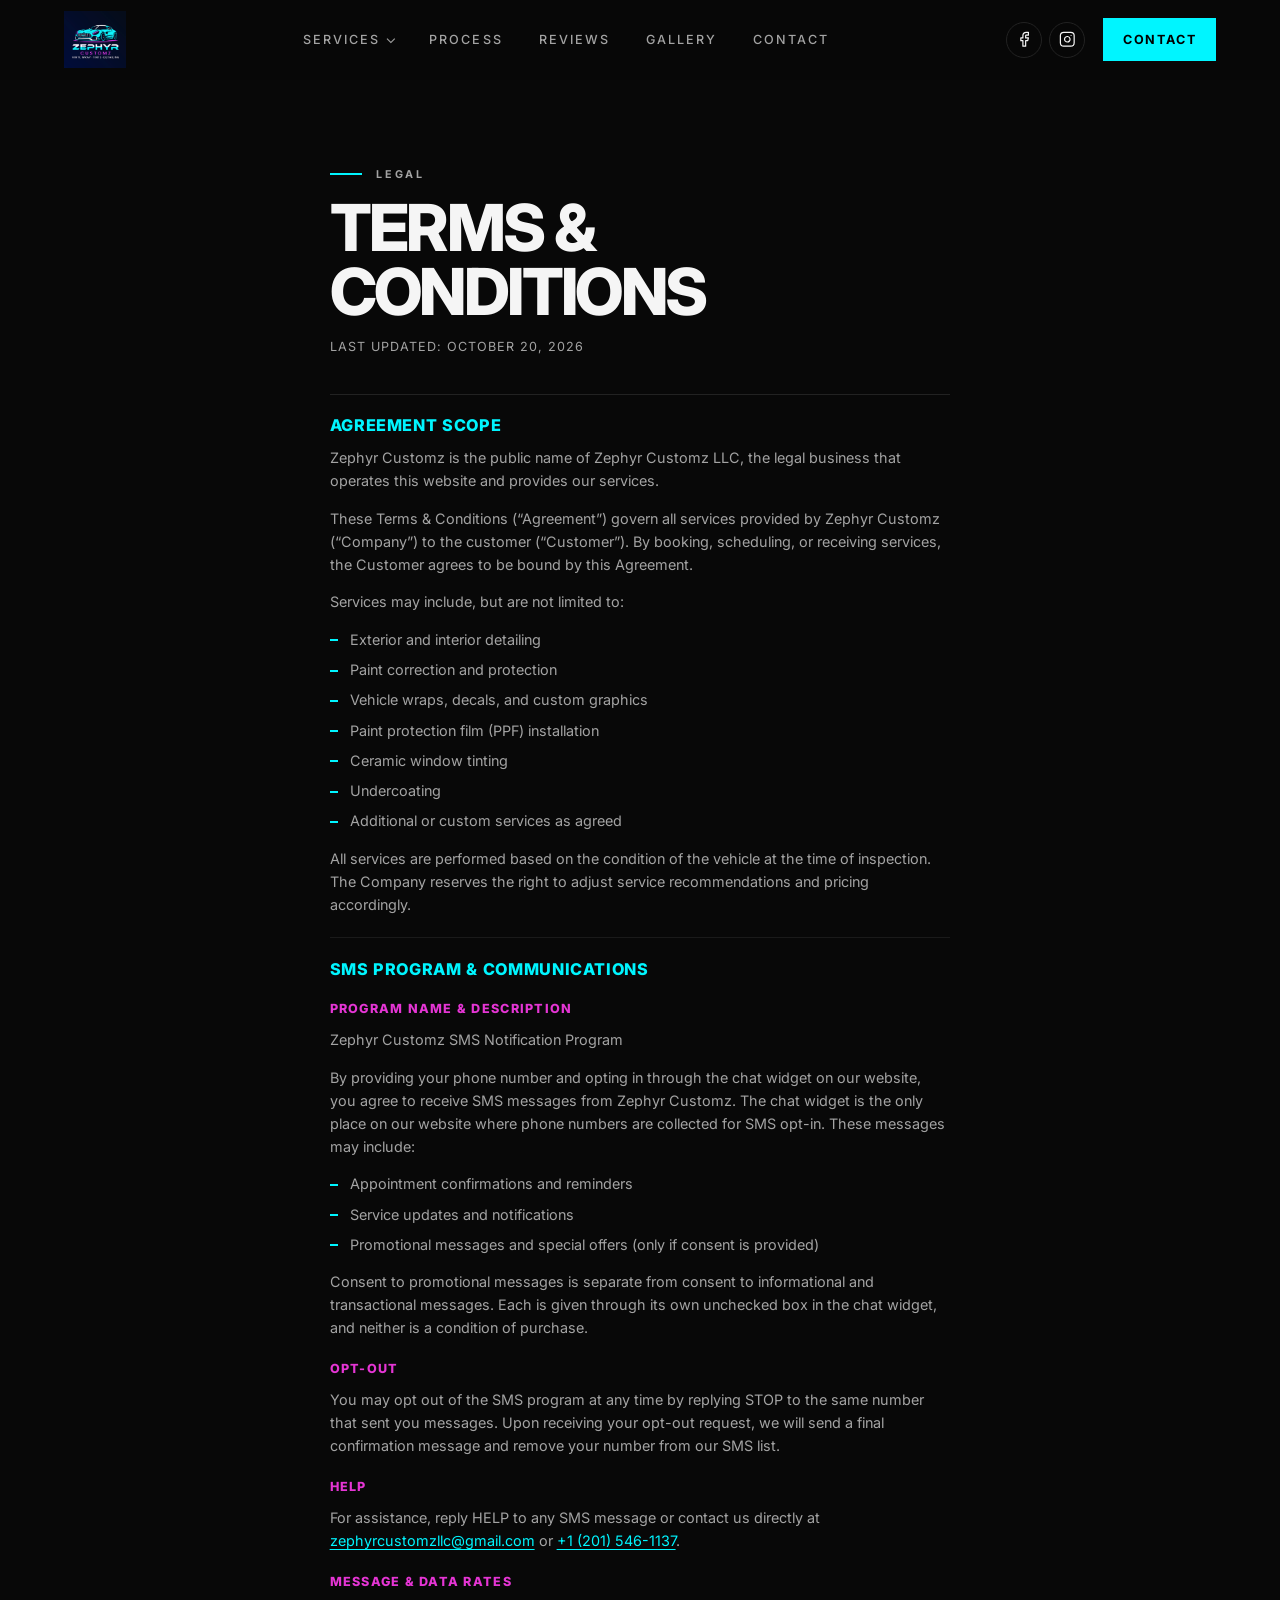
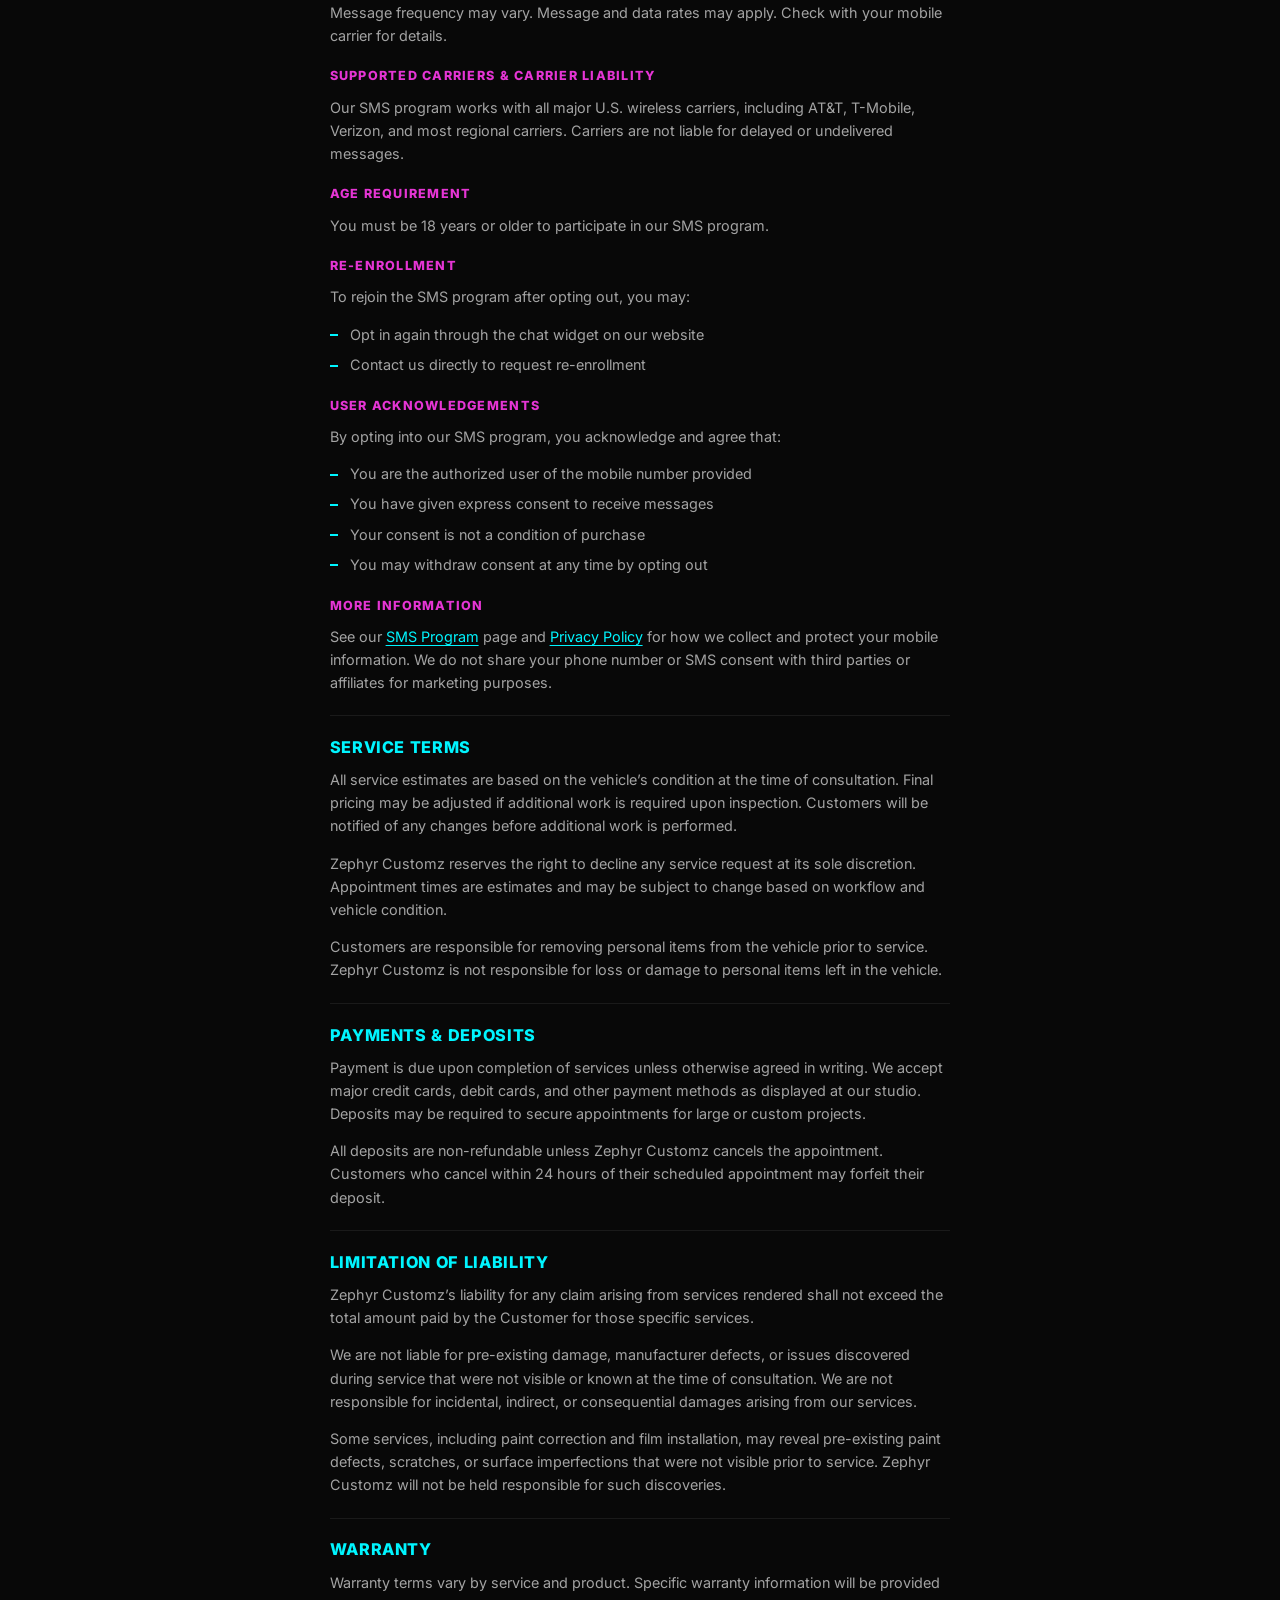
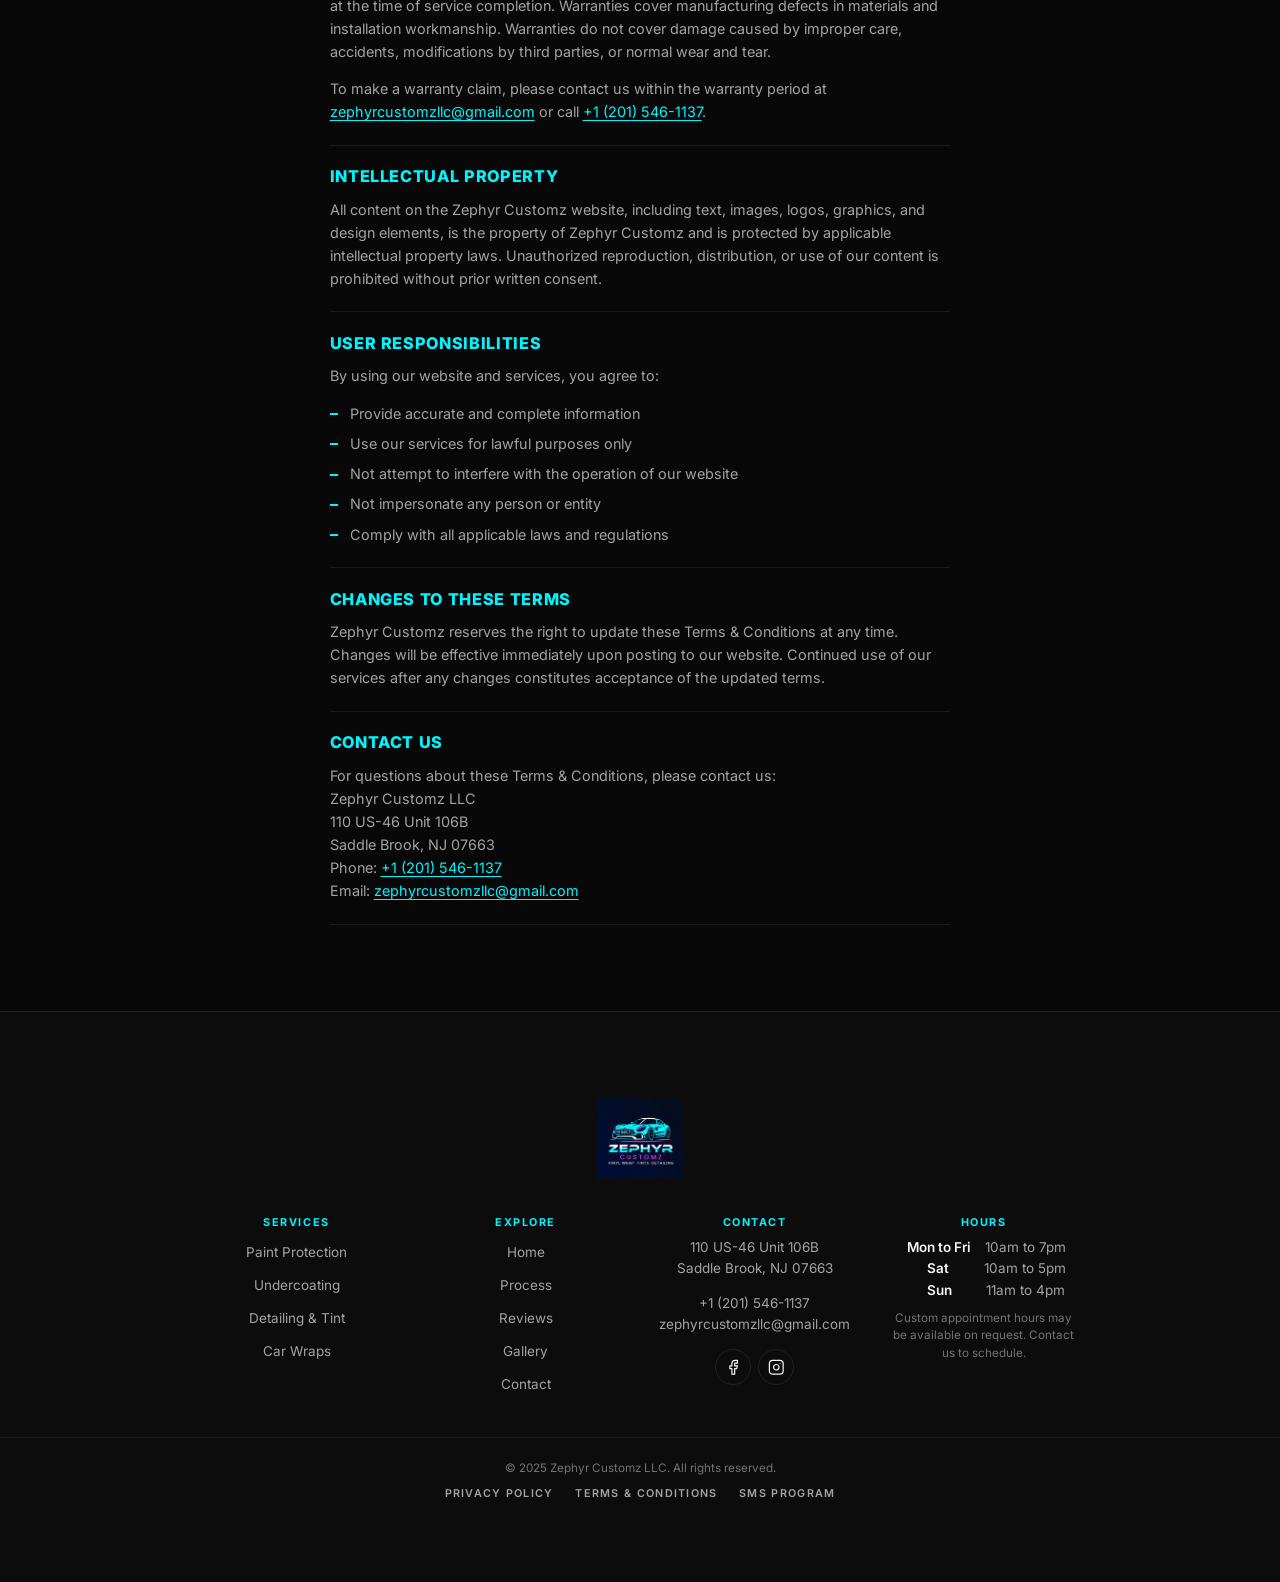
<file: terms-and-conditions.html>
<!DOCTYPE html>
<html lang="en">
<head>
<meta charset="utf-8">
<meta name="viewport" content="width=device-width, initial-scale=1, viewport-fit=cover">
<title>Terms &amp; Conditions | Zephyr Customz</title>
<meta name="description" content="Terms and conditions for services provided by Zephyr Customz in Saddle Brook, NJ, including SMS program terms, payments, deposits and warranty.">
<meta name="theme-color" content="#080808">
<link rel="canonical" href="https://zephyrcustomz.com/terms-and-conditions">
<meta property="og:type" content="website">
<meta property="og:site_name" content="Zephyr Customz">
<meta property="og:title" content="Terms &amp; Conditions | Zephyr Customz">
<meta property="og:description" content="Terms and conditions for services provided by Zephyr Customz in Saddle Brook, NJ, including SMS program terms, payments, deposits and warranty.">
<meta property="og:url" content="https://zephyrcustomz.com/terms-and-conditions">
<meta property="og:image" content="https://zephyrcustomz.com/assets/images/og.jpg">
<meta name="twitter:card" content="summary_large_image">
<link rel="icon" href="favicon.svg" type="image/svg+xml">
<link rel="icon" href="favicon.ico" sizes="48x48">
<link rel="icon" href="favicon-32.png" type="image/png" sizes="32x32">
<link rel="apple-touch-icon" href="apple-touch-icon.png">
<link rel="manifest" href="site.webmanifest">
<link rel="preconnect" href="https://fonts.googleapis.com">
<link rel="preconnect" href="https://fonts.gstatic.com" crossorigin>
<link href="https://fonts.googleapis.com/css2?family=Inter:wght@400;500;600;700;800&amp;display=swap" rel="stylesheet">
<link rel="stylesheet" href="css/style.css">
</head>
<body>

<svg class="sprite" aria-hidden="true" focusable="false" xmlns="http://www.w3.org/2000/svg">
  <symbol id="i-palette" viewBox="0 0 24 24"><circle cx="13.5" cy="6.5" r=".6"/><circle cx="17.5" cy="10.5" r=".6"/><circle cx="8.5" cy="7.5" r=".6"/><circle cx="6.5" cy="12.5" r=".6"/><path d="M12 2C6.5 2 2 6.5 2 12s4.5 10 10 10c.93 0 1.65-.75 1.65-1.69 0-.44-.18-.83-.44-1.12-.29-.29-.44-.65-.44-1.13a1.64 1.64 0 0 1 1.67-1.67h2c3.05 0 5.55-2.5 5.55-5.55C21.97 6.01 17.46 2 12 2z"/></symbol>
  <symbol id="i-shield" viewBox="0 0 24 24"><path d="M20 13c0 5-3.5 7.5-7.66 8.95a1 1 0 0 1-.67-.01C7.5 20.5 4 18 4 13V6a1 1 0 0 1 1-1c2 0 4.5-1.2 6.24-2.72a1.17 1.17 0 0 1 1.52 0C14.51 3.81 17 5 19 5a1 1 0 0 1 1 1z"/></symbol>
  <symbol id="i-shield-check" viewBox="0 0 24 24"><path d="M20 13c0 5-3.5 7.5-7.66 8.95a1 1 0 0 1-.67-.01C7.5 20.5 4 18 4 13V6a1 1 0 0 1 1-1c2 0 4.5-1.2 6.24-2.72a1.17 1.17 0 0 1 1.52 0C14.51 3.81 17 5 19 5a1 1 0 0 1 1 1z"/><path d="m9 12 2 2 4-4"/></symbol>
  <symbol id="i-sparkles" viewBox="0 0 24 24"><path d="M9.94 15.5A2 2 0 0 0 8.5 14.06l-6.14-1.58a.5.5 0 0 1 0-.96L8.5 9.94A2 2 0 0 0 9.94 8.5l1.58-6.14a.5.5 0 0 1 .96 0L14.06 8.5a2 2 0 0 0 1.44 1.44l6.14 1.58a.5.5 0 0 1 0 .96L15.5 14.06a2 2 0 0 0-1.44 1.44l-1.58 6.14a.5.5 0 0 1-.96 0z"/><path d="M20 3v4"/><path d="M22 5h-4"/><path d="M4 17v2"/><path d="M5 18H3"/></symbol>
  <symbol id="i-pin" viewBox="0 0 24 24"><path d="M20 10c0 5-5.54 10.19-7.4 11.8a1 1 0 0 1-1.2 0C9.54 20.19 4 15 4 10a8 8 0 0 1 16 0"/><circle cx="12" cy="10" r="3"/></symbol>
  <symbol id="i-phone" viewBox="0 0 24 24"><path d="M22 16.92v3a2 2 0 0 1-2.18 2 19.79 19.79 0 0 1-8.63-3.07 19.5 19.5 0 0 1-6-6 19.79 19.79 0 0 1-3.07-8.67A2 2 0 0 1 4.11 2h3a2 2 0 0 1 2 1.72c.13.96.36 1.9.7 2.81a2 2 0 0 1-.45 2.11L8.09 9.91a16 16 0 0 0 6 6l1.27-1.27a2 2 0 0 1 2.11-.45c.91.34 1.85.57 2.81.7A2 2 0 0 1 22 16.92z"/></symbol>
  <symbol id="i-mail" viewBox="0 0 24 24"><rect width="20" height="16" x="2" y="4" rx="2"/><path d="m22 7-8.97 5.7a1.94 1.94 0 0 1-2.06 0L2 7"/></symbol>
  <symbol id="i-chat" viewBox="0 0 24 24"><path d="M7.9 20A9 9 0 1 0 4 16.1L2 22z"/></symbol>
  <symbol id="i-sms" viewBox="0 0 24 24"><path d="M21 15a2 2 0 0 1-2 2H7l-4 4V5a2 2 0 0 1 2-2h14a2 2 0 0 1 2 2z"/></symbol>
  <symbol id="i-arrow" viewBox="0 0 24 24"><path d="M5 12h14"/><path d="m12 5 7 7-7 7"/></symbol>
  <symbol id="i-x" viewBox="0 0 24 24"><path d="M18 6 6 18"/><path d="m6 6 12 12"/></symbol>
  <symbol id="i-left" viewBox="0 0 24 24"><path d="m15 18-6-6 6-6"/></symbol>
  <symbol id="i-right" viewBox="0 0 24 24"><path d="m9 18 6-6-6-6"/></symbol>
  <symbol id="i-target" viewBox="0 0 24 24"><circle cx="12" cy="12" r="10"/><path d="M22 12h-4"/><path d="M6 12H2"/><path d="M12 6V2"/><path d="M12 22v-4"/></symbol>
  <symbol id="i-layers" viewBox="0 0 24 24"><path d="M12.83 2.18a2 2 0 0 0-1.66 0L2.6 6.08a1 1 0 0 0 0 1.83l8.58 3.91a2 2 0 0 0 1.66 0l8.58-3.9a1 1 0 0 0 0-1.83z"/><path d="M2 12a1 1 0 0 0 .58.91l8.6 3.91a2 2 0 0 0 1.65 0l8.58-3.9A1 1 0 0 0 22 12"/><path d="M2 17a1 1 0 0 0 .58.91l8.6 3.91a2 2 0 0 0 1.65 0l8.58-3.9A1 1 0 0 0 22 17"/></symbol>
  <symbol id="i-clock" viewBox="0 0 24 24"><circle cx="12" cy="12" r="10"/><path d="M12 6v6l4 2"/></symbol>
  <symbol id="i-image" viewBox="0 0 24 24"><rect width="18" height="18" x="3" y="3" rx="2"/><circle cx="9" cy="9" r="2"/><path d="m21 15-3.09-3.09a2 2 0 0 0-2.82 0L6 21"/></symbol>
  <symbol id="i-facebook" viewBox="0 0 24 24"><path d="M18 2h-3a5 5 0 0 0-5 5v3H7v4h3v8h4v-8h3l1-4h-4V7a1 1 0 0 1 1-1h3z"/></symbol>
  <symbol id="i-instagram" viewBox="0 0 24 24"><rect width="20" height="20" x="2" y="2" rx="5" ry="5"/><path d="M16 11.37A4 4 0 1 1 12.63 8 4 4 0 0 1 16 11.37z"/><path d="M17.5 6.5h.01"/></symbol>
  <symbol id="i-award" viewBox="0 0 24 24"><circle cx="12" cy="8" r="6"/><path d="M15.48 12.89 17 22l-5-3-5 3 1.52-9.11"/></symbol>
  <symbol id="i-shield-alert" viewBox="0 0 24 24"><path d="M20 13c0 5-3.5 7.5-7.66 8.95a1 1 0 0 1-.67-.01C7.5 20.5 4 18 4 13V6a1 1 0 0 1 1-1c2 0 4.5-1.2 6.24-2.72a1.17 1.17 0 0 1 1.52 0C14.51 3.81 17 5 19 5a1 1 0 0 1 1 1z"/><path d="M12 8v4"/><path d="M12 16h.01"/></symbol>
  <symbol id="i-thumbs-up" viewBox="0 0 24 24"><path d="M7 10v12"/><path d="M15 5.88 14 10h5.83a2 2 0 0 1 1.92 2.56l-2.33 8A2 2 0 0 1 17.5 22H4a2 2 0 0 1-2-2v-8a2 2 0 0 1 2-2h2.76a2 2 0 0 0 1.79-1.11L12 2a3.13 3.13 0 0 1 3 3.88Z"/></symbol>
  <symbol id="i-check-circle" viewBox="0 0 24 24"><circle cx="12" cy="12" r="10"/><path d="m9 12 2 2 4-4"/></symbol>
  <symbol id="i-star" viewBox="0 0 24 24"><path d="M12 2l3.09 6.26L22 9.27l-5 4.87 1.18 6.88L12 17.77l-6.18 3.25L7 14.14 2 9.27l6.91-1.01z"/></symbol>
</svg>

<a class="skip-link" href="#main">Skip to main content</a>

<header class="site-header" id="top">
  <div class="nav">
    <a class="brand" href="index.html" aria-label="Zephyr Customz, back to top">
      <img src="assets/images/logo.png" alt="Zephyr Customz logo" width="64" height="59">
    </a>

    <nav class="nav__menu" id="site-nav" aria-label="Primary">
      <ul>
        <li class="has-sub">
          <a href="index.html#services">Services</a>
          <ul class="subnav" aria-label="Services">
            <li><a href="paint-protection.html"><span class="subnav__title">Paint Protection</span><span class="subnav__text">Ceramic, PPF and Paint Correction</span></a></li>
            <li><a href="undercoating.html"><span class="subnav__title">Undercoating</span><span class="subnav__text">Rust and road salt protection</span></a></li>
            <li><a href="detailing-tint.html"><span class="subnav__title">Detailing &amp; Tint</span><span class="subnav__text">Showroom finish and ceramic tint</span></a></li>
            <li><a href="car-wraps.html"><span class="subnav__title">Car Wraps</span><span class="subnav__text">Color change and custom finishes</span></a></li>
          </ul>
        </li>
        <li><a href="index.html#process">Process</a></li>
        <li><a href="index.html#reviews">Reviews</a></li>
        <li><a href="gallery.html">Gallery</a></li>
        <li><a href="index.html#contact">Contact</a></li>
      </ul>
      <ul class="social social--menu" aria-label="Zephyr Customz on social media">
        <li><a class="social__link" href="https://www.facebook.com/p/Zephyr-Customz-61579824745924/" target="_blank" rel="noopener" aria-label="Zephyr Customz on Facebook"><svg class="icon" aria-hidden="true"><use href="#i-facebook"/></svg></a></li>
        <li><a class="social__link" href="https://www.instagram.com/zephyrcustomznj/" target="_blank" rel="noopener" aria-label="Zephyr Customz on Instagram"><svg class="icon" aria-hidden="true"><use href="#i-instagram"/></svg></a></li>
      </ul>
    </nav>

    <div class="nav__right">
      <ul class="social social--nav" aria-label="Zephyr Customz on social media">
        <li><a class="social__link" href="https://www.facebook.com/p/Zephyr-Customz-61579824745924/" target="_blank" rel="noopener" aria-label="Zephyr Customz on Facebook"><svg class="icon" aria-hidden="true"><use href="#i-facebook"/></svg></a></li>
        <li><a class="social__link" href="https://www.instagram.com/zephyrcustomznj/" target="_blank" rel="noopener" aria-label="Zephyr Customz on Instagram"><svg class="icon" aria-hidden="true"><use href="#i-instagram"/></svg></a></li>
      </ul>
      <a class="btn btn--primary nav__cta" data-open-chat href="index.html#contact">Contact</a>
    </div>

    <button class="nav__toggle" type="button" aria-expanded="false" aria-controls="site-nav" aria-label="Open menu">
      <span class="nav__bars" aria-hidden="true"></span>
    </button>
  </div>
</header>

<main id="main">
  <section class="legal" aria-labelledby="legal-title">
    <div class="container legal__inner">
      <p class="eyebrow eyebrow--line">Legal</p>
      <h1 id="legal-title">Terms &amp; Conditions</h1>
      <p class="legal__updated">Last updated: October 20, 2026</p>

      <div class="legal__body">
        <section class="legal__section">
          <h2>Agreement scope</h2>
          <p>Zephyr Customz is the public name of Zephyr Customz LLC, the legal business that operates this website and provides our services.</p>
          <p>These Terms &amp; Conditions (&ldquo;Agreement&rdquo;) govern all services provided by Zephyr Customz (&ldquo;Company&rdquo;) to the customer (&ldquo;Customer&rdquo;). By booking, scheduling, or receiving services, the Customer agrees to be bound by this Agreement.</p>
          <p>Services may include, but are not limited to:</p>
          <ul>
            <li>Exterior and interior detailing</li>
            <li>Paint correction and protection</li>
            <li>Vehicle wraps, decals, and custom graphics</li>
            <li>Paint protection film (PPF) installation</li>
            <li>Ceramic window tinting</li>
            <li>Undercoating</li>
            <li>Additional or custom services as agreed</li>
          </ul>
          <p>All services are performed based on the condition of the vehicle at the time of inspection. The Company reserves the right to adjust service recommendations and pricing accordingly.</p>
        </section>
        <section class="legal__section">
          <h2>SMS program &amp; communications</h2>
          <h3>Program name &amp; description</h3>
          <p>Zephyr Customz SMS Notification Program</p>
          <p>By providing your phone number and opting in through the chat widget on our website, you agree to receive SMS messages from Zephyr Customz. The chat widget is the only place on our website where phone numbers are collected for SMS opt-in. These messages may include:</p>
          <ul>
            <li>Appointment confirmations and reminders</li>
            <li>Service updates and notifications</li>
            <li>Promotional messages and special offers (only if consent is provided)</li>
          </ul>
          <p>Consent to promotional messages is separate from consent to informational and transactional messages. Each is given through its own unchecked box in the chat widget, and neither is a condition of purchase.</p>
          <h3>Opt-out</h3>
          <p>You may opt out of the SMS program at any time by replying STOP to the same number that sent you messages. Upon receiving your opt-out request, we will send a final confirmation message and remove your number from our SMS list.</p>
          <h3>Help</h3>
          <p>For assistance, reply HELP to any SMS message or contact us directly at <a href="mailto:zephyrcustomzllc@gmail.com">zephyrcustomzllc@gmail.com</a> or <a href="tel:+12015461137">+1 (201) 546-1137</a>.</p>
          <h3>Message &amp; data rates</h3>
          <p>Message frequency may vary. Message and data rates may apply. Check with your mobile carrier for details.</p>
          <h3>Supported carriers &amp; carrier liability</h3>
          <p>Our SMS program works with all major U.S. wireless carriers, including AT&amp;T, T-Mobile, Verizon, and most regional carriers. Carriers are not liable for delayed or undelivered messages.</p>
          <h3>Age requirement</h3>
          <p>You must be 18 years or older to participate in our SMS program.</p>
          <h3>Re-enrollment</h3>
          <p>To rejoin the SMS program after opting out, you may:</p>
          <ul>
            <li>Opt in again through the chat widget on our website</li>
            <li>Contact us directly to request re-enrollment</li>
          </ul>
          <h3>User acknowledgements</h3>
          <p>By opting into our SMS program, you acknowledge and agree that:</p>
          <ul>
            <li>You are the authorized user of the mobile number provided</li>
            <li>You have given express consent to receive messages</li>
            <li>Your consent is not a condition of purchase</li>
            <li>You may withdraw consent at any time by opting out</li>
          </ul>
          <h3>More information</h3>
          <p>See our <a href="sms-program.html">SMS Program</a> page and <a href="privacy-policy.html">Privacy Policy</a> for how we collect and protect your mobile information. We do not share your phone number or SMS consent with third parties or affiliates for marketing purposes.</p>
        </section>
        <section class="legal__section">
          <h2>Service terms</h2>
          <p>All service estimates are based on the vehicle&rsquo;s condition at the time of consultation. Final pricing may be adjusted if additional work is required upon inspection. Customers will be notified of any changes before additional work is performed.</p>
          <p>Zephyr Customz reserves the right to decline any service request at its sole discretion. Appointment times are estimates and may be subject to change based on workflow and vehicle condition.</p>
          <p>Customers are responsible for removing personal items from the vehicle prior to service. Zephyr Customz is not responsible for loss or damage to personal items left in the vehicle.</p>
        </section>
        <section class="legal__section">
          <h2>Payments &amp; deposits</h2>
          <p>Payment is due upon completion of services unless otherwise agreed in writing. We accept major credit cards, debit cards, and other payment methods as displayed at our studio. Deposits may be required to secure appointments for large or custom projects.</p>
          <p>All deposits are non-refundable unless Zephyr Customz cancels the appointment. Customers who cancel within 24 hours of their scheduled appointment may forfeit their deposit.</p>
        </section>
        <section class="legal__section">
          <h2>Limitation of liability</h2>
          <p>Zephyr Customz&rsquo;s liability for any claim arising from services rendered shall not exceed the total amount paid by the Customer for those specific services.</p>
          <p>We are not liable for pre-existing damage, manufacturer defects, or issues discovered during service that were not visible or known at the time of consultation. We are not responsible for incidental, indirect, or consequential damages arising from our services.</p>
          <p>Some services, including paint correction and film installation, may reveal pre-existing paint defects, scratches, or surface imperfections that were not visible prior to service. Zephyr Customz will not be held responsible for such discoveries.</p>
        </section>
        <section class="legal__section">
          <h2>Warranty</h2>
          <p>Warranty terms vary by service and product. Specific warranty information will be provided at the time of service completion. Warranties cover manufacturing defects in materials and installation workmanship. Warranties do not cover damage caused by improper care, accidents, modifications by third parties, or normal wear and tear.</p>
          <p>To make a warranty claim, please contact us within the warranty period at <a href="mailto:zephyrcustomzllc@gmail.com">zephyrcustomzllc@gmail.com</a> or call <a href="tel:+12015461137">+1 (201) 546-1137</a>.</p>
        </section>
        <section class="legal__section">
          <h2>Intellectual property</h2>
          <p>All content on the Zephyr Customz website, including text, images, logos, graphics, and design elements, is the property of Zephyr Customz and is protected by applicable intellectual property laws. Unauthorized reproduction, distribution, or use of our content is prohibited without prior written consent.</p>
        </section>
        <section class="legal__section">
          <h2>User responsibilities</h2>
          <p>By using our website and services, you agree to:</p>
          <ul>
            <li>Provide accurate and complete information</li>
            <li>Use our services for lawful purposes only</li>
            <li>Not attempt to interfere with the operation of our website</li>
            <li>Not impersonate any person or entity</li>
            <li>Comply with all applicable laws and regulations</li>
          </ul>
        </section>
        <section class="legal__section">
          <h2>Changes to these terms</h2>
          <p>Zephyr Customz reserves the right to update these Terms &amp; Conditions at any time. Changes will be effective immediately upon posting to our website. Continued use of our services after any changes constitutes acceptance of the updated terms.</p>
        </section>
        <section class="legal__section">
          <h2>Contact us</h2>
          <p>For questions about these Terms &amp; Conditions, please contact us:</p>
          <address>Zephyr Customz LLC<br>110 US-46 Unit 106B<br>Saddle Brook, NJ 07663<br>Phone: <a href="tel:+12015461137">+1 (201) 546-1137</a><br>Email: <a href="mailto:zephyrcustomzllc@gmail.com">zephyrcustomzllc@gmail.com</a></address>
        </section>
      </div>
    </div>
  </section>
</main>

<footer class="site-footer">
  <div class="container footer">
    <div class="footer__brand">
      <a href="index.html" aria-label="Zephyr Customz, back to top">
        <img src="assets/images/logo.png" alt="Zephyr Customz logo" width="96" height="89" loading="lazy">
      </a>
    </div>

    <div class="footer__links">
      <nav class="footer__col footer__nav" aria-label="Services">
        <p class="footer__label">Services</p>
        <ul>
          <li><a href="paint-protection.html">Paint Protection</a></li>
          <li><a href="undercoating.html">Undercoating</a></li>
          <li><a href="detailing-tint.html">Detailing &amp; Tint</a></li>
          <li><a href="car-wraps.html">Car Wraps</a></li>
        </ul>
      </nav>
      <nav class="footer__col footer__nav" aria-label="Explore">
        <p class="footer__label">Explore</p>
        <ul>
          <li><a href="index.html">Home</a></li>
          <li><a href="index.html#process">Process</a></li>
          <li><a href="index.html#reviews">Reviews</a></li>
          <li><a href="gallery.html">Gallery</a></li>
          <li><a href="index.html#contact">Contact</a></li>
        </ul>
      </nav>
    </div>

    <div class="footer__col footer__contact">
      <p class="footer__label">Contact</p>
      <address>
        110 US-46 Unit 106B<br>Saddle Brook, NJ 07663
      </address>
      <p>
        <a href="tel:+12015461137">+1 (201) 546-1137</a><br>
        <a href="mailto:zephyrcustomzllc@gmail.com">zephyrcustomzllc@gmail.com</a>
      </p>
      <ul class="social social--footer" aria-label="Zephyr Customz on social media">
        <li><a class="social__link" href="https://www.facebook.com/p/Zephyr-Customz-61579824745924/" target="_blank" rel="noopener" aria-label="Zephyr Customz on Facebook"><svg class="icon" aria-hidden="true"><use href="#i-facebook"/></svg></a></li>
        <li><a class="social__link" href="https://www.instagram.com/zephyrcustomznj/" target="_blank" rel="noopener" aria-label="Zephyr Customz on Instagram"><svg class="icon" aria-hidden="true"><use href="#i-instagram"/></svg></a></li>
      </ul>
    </div>

    <div class="footer__col footer__hours">
      <p class="footer__label">Hours</p>
      <ul>
        <li><span>Mon to Fri</span> 10am to 7pm</li>
        <li><span>Sat</span> 10am to 5pm</li>
        <li><span>Sun</span> 11am to 4pm</li>
      </ul>
      <p class="footer__note">Custom appointment hours may be available on request. Contact us to schedule.</p>
    </div>
  </div>
  <div class="container footer__bottom">
    <p class="footer__copy">&copy; <span id="year">2025</span> Zephyr Customz LLC. All rights reserved.</p>
    <nav class="footer__legal" aria-label="Legal">
      <a href="privacy-policy.html">Privacy Policy</a>
      <a href="terms-and-conditions.html">Terms &amp; Conditions</a>
      <a href="sms-program.html">SMS Program</a>
    </nav>
  </div>
</footer>

<script src="https://widgets.leadconnectorhq.com/loader.js" data-resources-url="https://widgets.leadconnectorhq.com/chat-widget/loader.js" data-widget-id="6ad8a10dc5fa611730b6b001" data-source="WEB_USER"></script>
<script src="js/main.js" defer></script>
</body>
</html>
</file>
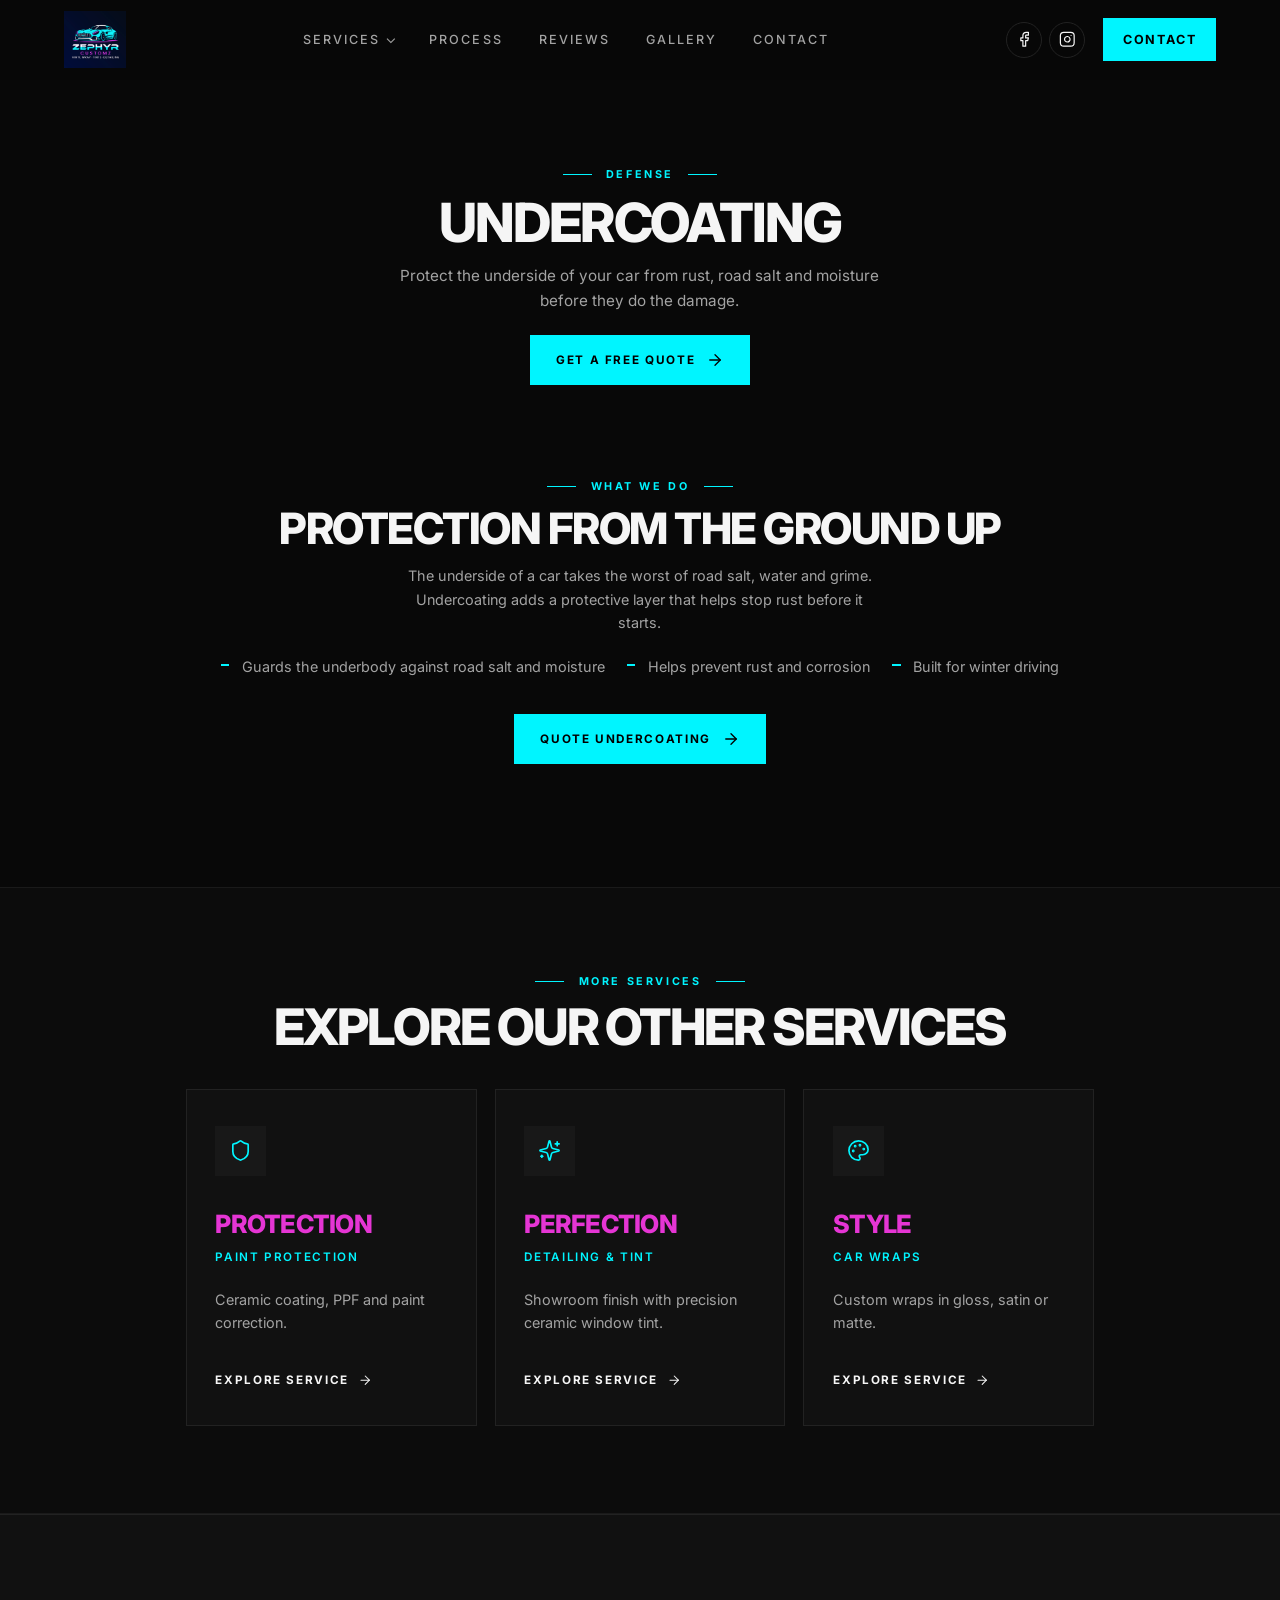
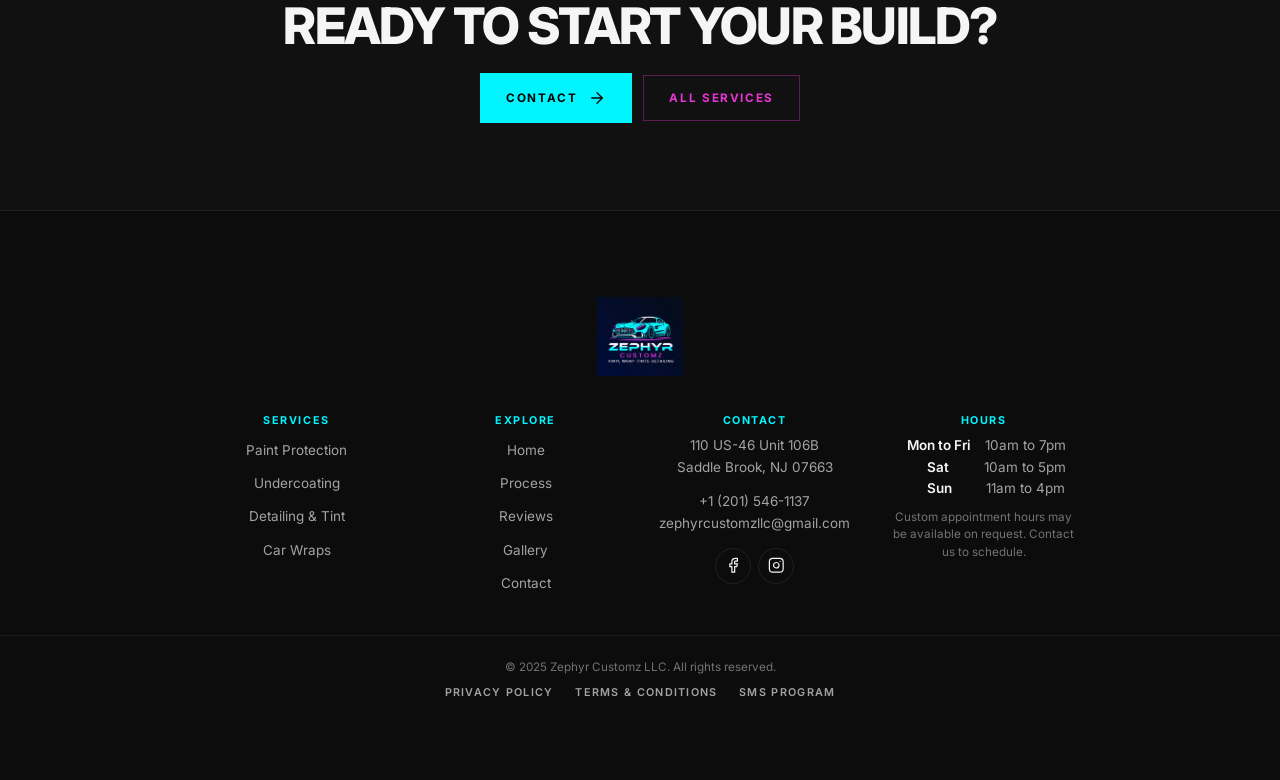
<file: undercoating.html>
<!DOCTYPE html>
<html lang="en">
<head>
<meta charset="utf-8">
<meta name="viewport" content="width=device-width, initial-scale=1, viewport-fit=cover">
<title>Undercoating in Saddle Brook, NJ | Zephyr Customz</title>
<meta name="description" content="Undercoating in Saddle Brook, NJ. Protect the underside of your car from rust, road salt and moisture. Free quotes from Zephyr Customz.">
<meta name="theme-color" content="#080808">
<link rel="canonical" href="https://zephyrcustomz.com/undercoating">
<meta property="og:type" content="website">
<meta property="og:site_name" content="Zephyr Customz">
<meta property="og:title" content="Undercoating in Saddle Brook, NJ | Zephyr Customz">
<meta property="og:description" content="Undercoating in Saddle Brook, NJ. Protect the underside of your car from rust, road salt and moisture. Free quotes from Zephyr Customz.">
<meta property="og:url" content="https://zephyrcustomz.com/undercoating">
<meta property="og:image" content="https://zephyrcustomz.com/assets/images/og.jpg">
<meta name="twitter:card" content="summary_large_image">
<link rel="icon" href="favicon.svg" type="image/svg+xml">
<link rel="icon" href="favicon.ico" sizes="48x48">
<link rel="icon" href="favicon-32.png" type="image/png" sizes="32x32">
<link rel="apple-touch-icon" href="apple-touch-icon.png">
<link rel="manifest" href="site.webmanifest">
<link rel="preconnect" href="https://fonts.googleapis.com">
<link rel="preconnect" href="https://fonts.gstatic.com" crossorigin>
<link href="https://fonts.googleapis.com/css2?family=Inter:wght@400;500;600;700;800&amp;display=swap" rel="stylesheet">
<link rel="stylesheet" href="css/style.css">
</head>
<body>

<svg class="sprite" aria-hidden="true" focusable="false" xmlns="http://www.w3.org/2000/svg">
  <symbol id="i-palette" viewBox="0 0 24 24"><circle cx="13.5" cy="6.5" r=".6"/><circle cx="17.5" cy="10.5" r=".6"/><circle cx="8.5" cy="7.5" r=".6"/><circle cx="6.5" cy="12.5" r=".6"/><path d="M12 2C6.5 2 2 6.5 2 12s4.5 10 10 10c.93 0 1.65-.75 1.65-1.69 0-.44-.18-.83-.44-1.12-.29-.29-.44-.65-.44-1.13a1.64 1.64 0 0 1 1.67-1.67h2c3.05 0 5.55-2.5 5.55-5.55C21.97 6.01 17.46 2 12 2z"/></symbol>
  <symbol id="i-shield" viewBox="0 0 24 24"><path d="M20 13c0 5-3.5 7.5-7.66 8.95a1 1 0 0 1-.67-.01C7.5 20.5 4 18 4 13V6a1 1 0 0 1 1-1c2 0 4.5-1.2 6.24-2.72a1.17 1.17 0 0 1 1.52 0C14.51 3.81 17 5 19 5a1 1 0 0 1 1 1z"/></symbol>
  <symbol id="i-shield-check" viewBox="0 0 24 24"><path d="M20 13c0 5-3.5 7.5-7.66 8.95a1 1 0 0 1-.67-.01C7.5 20.5 4 18 4 13V6a1 1 0 0 1 1-1c2 0 4.5-1.2 6.24-2.72a1.17 1.17 0 0 1 1.52 0C14.51 3.81 17 5 19 5a1 1 0 0 1 1 1z"/><path d="m9 12 2 2 4-4"/></symbol>
  <symbol id="i-sparkles" viewBox="0 0 24 24"><path d="M9.94 15.5A2 2 0 0 0 8.5 14.06l-6.14-1.58a.5.5 0 0 1 0-.96L8.5 9.94A2 2 0 0 0 9.94 8.5l1.58-6.14a.5.5 0 0 1 .96 0L14.06 8.5a2 2 0 0 0 1.44 1.44l6.14 1.58a.5.5 0 0 1 0 .96L15.5 14.06a2 2 0 0 0-1.44 1.44l-1.58 6.14a.5.5 0 0 1-.96 0z"/><path d="M20 3v4"/><path d="M22 5h-4"/><path d="M4 17v2"/><path d="M5 18H3"/></symbol>
  <symbol id="i-pin" viewBox="0 0 24 24"><path d="M20 10c0 5-5.54 10.19-7.4 11.8a1 1 0 0 1-1.2 0C9.54 20.19 4 15 4 10a8 8 0 0 1 16 0"/><circle cx="12" cy="10" r="3"/></symbol>
  <symbol id="i-phone" viewBox="0 0 24 24"><path d="M22 16.92v3a2 2 0 0 1-2.18 2 19.79 19.79 0 0 1-8.63-3.07 19.5 19.5 0 0 1-6-6 19.79 19.79 0 0 1-3.07-8.67A2 2 0 0 1 4.11 2h3a2 2 0 0 1 2 1.72c.13.96.36 1.9.7 2.81a2 2 0 0 1-.45 2.11L8.09 9.91a16 16 0 0 0 6 6l1.27-1.27a2 2 0 0 1 2.11-.45c.91.34 1.85.57 2.81.7A2 2 0 0 1 22 16.92z"/></symbol>
  <symbol id="i-mail" viewBox="0 0 24 24"><rect width="20" height="16" x="2" y="4" rx="2"/><path d="m22 7-8.97 5.7a1.94 1.94 0 0 1-2.06 0L2 7"/></symbol>
  <symbol id="i-chat" viewBox="0 0 24 24"><path d="M7.9 20A9 9 0 1 0 4 16.1L2 22z"/></symbol>
  <symbol id="i-sms" viewBox="0 0 24 24"><path d="M21 15a2 2 0 0 1-2 2H7l-4 4V5a2 2 0 0 1 2-2h14a2 2 0 0 1 2 2z"/></symbol>
  <symbol id="i-arrow" viewBox="0 0 24 24"><path d="M5 12h14"/><path d="m12 5 7 7-7 7"/></symbol>
  <symbol id="i-x" viewBox="0 0 24 24"><path d="M18 6 6 18"/><path d="m6 6 12 12"/></symbol>
  <symbol id="i-left" viewBox="0 0 24 24"><path d="m15 18-6-6 6-6"/></symbol>
  <symbol id="i-right" viewBox="0 0 24 24"><path d="m9 18 6-6-6-6"/></symbol>
  <symbol id="i-target" viewBox="0 0 24 24"><circle cx="12" cy="12" r="10"/><path d="M22 12h-4"/><path d="M6 12H2"/><path d="M12 6V2"/><path d="M12 22v-4"/></symbol>
  <symbol id="i-layers" viewBox="0 0 24 24"><path d="M12.83 2.18a2 2 0 0 0-1.66 0L2.6 6.08a1 1 0 0 0 0 1.83l8.58 3.91a2 2 0 0 0 1.66 0l8.58-3.9a1 1 0 0 0 0-1.83z"/><path d="M2 12a1 1 0 0 0 .58.91l8.6 3.91a2 2 0 0 0 1.65 0l8.58-3.9A1 1 0 0 0 22 12"/><path d="M2 17a1 1 0 0 0 .58.91l8.6 3.91a2 2 0 0 0 1.65 0l8.58-3.9A1 1 0 0 0 22 17"/></symbol>
  <symbol id="i-clock" viewBox="0 0 24 24"><circle cx="12" cy="12" r="10"/><path d="M12 6v6l4 2"/></symbol>
  <symbol id="i-image" viewBox="0 0 24 24"><rect width="18" height="18" x="3" y="3" rx="2"/><circle cx="9" cy="9" r="2"/><path d="m21 15-3.09-3.09a2 2 0 0 0-2.82 0L6 21"/></symbol>
  <symbol id="i-facebook" viewBox="0 0 24 24"><path d="M18 2h-3a5 5 0 0 0-5 5v3H7v4h3v8h4v-8h3l1-4h-4V7a1 1 0 0 1 1-1h3z"/></symbol>
  <symbol id="i-instagram" viewBox="0 0 24 24"><rect width="20" height="20" x="2" y="2" rx="5" ry="5"/><path d="M16 11.37A4 4 0 1 1 12.63 8 4 4 0 0 1 16 11.37z"/><path d="M17.5 6.5h.01"/></symbol>
  <symbol id="i-award" viewBox="0 0 24 24"><circle cx="12" cy="8" r="6"/><path d="M15.48 12.89 17 22l-5-3-5 3 1.52-9.11"/></symbol>
  <symbol id="i-shield-alert" viewBox="0 0 24 24"><path d="M20 13c0 5-3.5 7.5-7.66 8.95a1 1 0 0 1-.67-.01C7.5 20.5 4 18 4 13V6a1 1 0 0 1 1-1c2 0 4.5-1.2 6.24-2.72a1.17 1.17 0 0 1 1.52 0C14.51 3.81 17 5 19 5a1 1 0 0 1 1 1z"/><path d="M12 8v4"/><path d="M12 16h.01"/></symbol>
  <symbol id="i-thumbs-up" viewBox="0 0 24 24"><path d="M7 10v12"/><path d="M15 5.88 14 10h5.83a2 2 0 0 1 1.92 2.56l-2.33 8A2 2 0 0 1 17.5 22H4a2 2 0 0 1-2-2v-8a2 2 0 0 1 2-2h2.76a2 2 0 0 0 1.79-1.11L12 2a3.13 3.13 0 0 1 3 3.88Z"/></symbol>
  <symbol id="i-check-circle" viewBox="0 0 24 24"><circle cx="12" cy="12" r="10"/><path d="m9 12 2 2 4-4"/></symbol>
  <symbol id="i-video" viewBox="0 0 24 24"><path d="m16 13 5.22 3.48a.5.5 0 0 0 .78-.42V7.87a.5.5 0 0 0-.75-.43L16 10.5"/><rect x="2" y="6" width="14" height="12" rx="2"/></symbol>
  <symbol id="i-play" viewBox="0 0 24 24"><path d="M6 4v16l14-8z"/></symbol>
  <symbol id="i-star" viewBox="0 0 24 24"><path d="M12 2l3.09 6.26L22 9.27l-5 4.87 1.18 6.88L12 17.77l-6.18 3.25L7 14.14 2 9.27l6.91-1.01z"/></symbol>
</svg>

<a class="skip-link" href="#main">Skip to main content</a>

<header class="site-header" id="top">
  <div class="nav">
    <a class="brand" href="index.html" aria-label="Zephyr Customz, back to top">
      <img src="assets/images/logo.png" alt="Zephyr Customz logo" width="64" height="59">
    </a>

    <nav class="nav__menu" id="site-nav" aria-label="Primary">
      <ul>
        <li class="has-sub">
          <a href="index.html#services">Services</a>
          <ul class="subnav" aria-label="Services">
            <li><a href="paint-protection.html"><span class="subnav__title">Paint Protection</span><span class="subnav__text">Ceramic, PPF and Paint Correction</span></a></li>
            <li><a href="undercoating.html" aria-current="page"><span class="subnav__title">Undercoating</span><span class="subnav__text">Rust and road salt protection</span></a></li>
            <li><a href="detailing-tint.html"><span class="subnav__title">Detailing &amp; Tint</span><span class="subnav__text">Showroom finish and ceramic tint</span></a></li>
            <li><a href="car-wraps.html"><span class="subnav__title">Car Wraps</span><span class="subnav__text">Color change and custom finishes</span></a></li>
          </ul>
        </li>
        <li><a href="index.html#process">Process</a></li>
        <li><a href="index.html#reviews">Reviews</a></li>
        <li><a href="gallery.html">Gallery</a></li>
        <li><a href="index.html#contact">Contact</a></li>
      </ul>
      <ul class="social social--menu" aria-label="Zephyr Customz on social media">
        <li><a class="social__link" href="https://www.facebook.com/p/Zephyr-Customz-61579824745924/" target="_blank" rel="noopener" aria-label="Zephyr Customz on Facebook"><svg class="icon" aria-hidden="true"><use href="#i-facebook"/></svg></a></li>
        <li><a class="social__link" href="https://www.instagram.com/zephyrcustomznj/" target="_blank" rel="noopener" aria-label="Zephyr Customz on Instagram"><svg class="icon" aria-hidden="true"><use href="#i-instagram"/></svg></a></li>
      </ul>
    </nav>

    <div class="nav__right">
      <ul class="social social--nav" aria-label="Zephyr Customz on social media">
        <li><a class="social__link" href="https://www.facebook.com/p/Zephyr-Customz-61579824745924/" target="_blank" rel="noopener" aria-label="Zephyr Customz on Facebook"><svg class="icon" aria-hidden="true"><use href="#i-facebook"/></svg></a></li>
        <li><a class="social__link" href="https://www.instagram.com/zephyrcustomznj/" target="_blank" rel="noopener" aria-label="Zephyr Customz on Instagram"><svg class="icon" aria-hidden="true"><use href="#i-instagram"/></svg></a></li>
      </ul>
      <a class="btn btn--primary nav__cta" data-open-chat href="index.html#contact">Contact</a>
    </div>

    <button class="nav__toggle" type="button" aria-expanded="false" aria-controls="site-nav" aria-label="Open menu">
      <span class="nav__bars" aria-hidden="true"></span>
    </button>
  </div>
</header>

<main id="main">
  <section class="svc-hero" aria-labelledby="svc-title">
    <div class="container">
      <p class="eyebrow eyebrow--lines">Defense</p>
      <h1 id="svc-title">Undercoating</h1>
      <p class="svc-hero__lead">Protect the underside of your car from rust, road salt and moisture before they do the damage.</p>
      <div class="svc-hero__actions">
        <a class="btn btn--primary" data-open-chat href="index.html#contact">Get a free quote <svg class="icon" aria-hidden="true"><use href="#i-arrow"/></svg></a>
      </div>
    </div>
  </section>

  <section class="svc-body" aria-label="Undercoating details">
    <div class="container">
      <article class="svc-block svc-block--center reveal">
        <div class="svc-block__copy">
          <p class="eyebrow eyebrow--lines">What we do</p>
          <h2>Protection from the ground up</h2>
          <p>The underside of a car takes the worst of road salt, water and grime. Undercoating adds a protective layer that helps stop rust before it starts.</p>
          <ul class="ticks">
            <li>Guards the underbody against road salt and moisture</li>
            <li>Helps prevent rust and corrosion</li>
            <li>Built for winter driving</li>
          </ul>
          <a class="btn btn--primary" data-open-chat href="index.html#contact">Quote undercoating <svg class="icon" aria-hidden="true"><use href="#i-arrow"/></svg></a>
        </div>
      </article>
    </div>
  </section>

  <section class="section section--alt svc-more" aria-labelledby="more-title">
    <div class="container">
      <header class="section__head section__head--center">
        <p class="eyebrow eyebrow--lines">More services</p>
        <h2 id="more-title">Explore our other services</h2>
      </header>
      <div class="cards">
        <article class="card reveal">
          <span class="card__icon"><svg class="icon" aria-hidden="true"><use href="#i-shield"/></svg></span>
          <h3 class="card__title">Protection</h3>
          <p class="card__sub">Paint Protection</p>
          <p class="card__text">Ceramic coating, PPF and paint correction.</p>
          <a class="link-arrow" href="paint-protection.html">Explore service <svg class="icon" aria-hidden="true"><use href="#i-arrow"/></svg></a>
        </article>
        <article class="card reveal">
          <span class="card__icon"><svg class="icon" aria-hidden="true"><use href="#i-sparkles"/></svg></span>
          <h3 class="card__title">Perfection</h3>
          <p class="card__sub">Detailing &amp; Tint</p>
          <p class="card__text">Showroom finish with precision ceramic window tint.</p>
          <a class="link-arrow" href="detailing-tint.html">Explore service <svg class="icon" aria-hidden="true"><use href="#i-arrow"/></svg></a>
        </article>
        <article class="card reveal">
          <span class="card__icon"><svg class="icon" aria-hidden="true"><use href="#i-palette"/></svg></span>
          <h3 class="card__title">Style</h3>
          <p class="card__sub">Car Wraps</p>
          <p class="card__text">Custom wraps in gloss, satin or matte.</p>
          <a class="link-arrow" href="car-wraps.html">Explore service <svg class="icon" aria-hidden="true"><use href="#i-arrow"/></svg></a>
        </article>
      </div>
    </div>
  </section>

  <section class="svc-cta" aria-labelledby="cta-title">
    <div class="container svc-cta__inner">
      <h2 id="cta-title">Ready to start your build?</h2>
      <div class="svc-hero__actions">
        <a class="btn btn--primary" data-open-chat href="index.html#contact">Contact <svg class="icon" aria-hidden="true"><use href="#i-arrow"/></svg></a>
        <a class="btn btn--outline" href="index.html#services">All services</a>
      </div>
    </div>
  </section>
</main>

<footer class="site-footer">
  <div class="container footer">
    <div class="footer__brand">
      <a href="index.html" aria-label="Zephyr Customz, back to top">
        <img src="assets/images/logo.png" alt="Zephyr Customz logo" width="96" height="89" loading="lazy">
      </a>
    </div>

    <div class="footer__links">
      <nav class="footer__col footer__nav" aria-label="Services">
        <p class="footer__label">Services</p>
        <ul>
          <li><a href="paint-protection.html">Paint Protection</a></li>
          <li><a href="undercoating.html">Undercoating</a></li>
          <li><a href="detailing-tint.html">Detailing &amp; Tint</a></li>
          <li><a href="car-wraps.html">Car Wraps</a></li>
        </ul>
      </nav>
      <nav class="footer__col footer__nav" aria-label="Explore">
        <p class="footer__label">Explore</p>
        <ul>
          <li><a href="index.html">Home</a></li>
          <li><a href="index.html#process">Process</a></li>
          <li><a href="index.html#reviews">Reviews</a></li>
          <li><a href="gallery.html">Gallery</a></li>
          <li><a href="index.html#contact">Contact</a></li>
        </ul>
      </nav>
    </div>

    <div class="footer__col footer__contact">
      <p class="footer__label">Contact</p>
      <address>
        110 US-46 Unit 106B<br>Saddle Brook, NJ 07663
      </address>
      <p>
        <a href="tel:+12015461137">+1 (201) 546-1137</a><br>
        <a href="mailto:zephyrcustomzllc@gmail.com">zephyrcustomzllc@gmail.com</a>
      </p>
      <ul class="social social--footer" aria-label="Zephyr Customz on social media">
        <li><a class="social__link" href="https://www.facebook.com/p/Zephyr-Customz-61579824745924/" target="_blank" rel="noopener" aria-label="Zephyr Customz on Facebook"><svg class="icon" aria-hidden="true"><use href="#i-facebook"/></svg></a></li>
        <li><a class="social__link" href="https://www.instagram.com/zephyrcustomznj/" target="_blank" rel="noopener" aria-label="Zephyr Customz on Instagram"><svg class="icon" aria-hidden="true"><use href="#i-instagram"/></svg></a></li>
      </ul>
    </div>

    <div class="footer__col footer__hours">
      <p class="footer__label">Hours</p>
      <ul>
        <li><span>Mon to Fri</span> 10am to 7pm</li>
        <li><span>Sat</span> 10am to 5pm</li>
        <li><span>Sun</span> 11am to 4pm</li>
      </ul>
      <p class="footer__note">Custom appointment hours may be available on request. Contact us to schedule.</p>
    </div>
  </div>
  <div class="container footer__bottom">
    <p class="footer__copy">&copy; <span id="year">2025</span> Zephyr Customz LLC. All rights reserved.</p>
    <nav class="footer__legal" aria-label="Legal">
      <a href="privacy-policy.html">Privacy Policy</a>
      <a href="terms-and-conditions.html">Terms &amp; Conditions</a>
      <a href="sms-program.html">SMS Program</a>
    </nav>
  </div>
</footer>

<script src="https://widgets.leadconnectorhq.com/loader.js" data-resources-url="https://widgets.leadconnectorhq.com/chat-widget/loader.js" data-widget-id="6ad8a10dc5fa611730b6b001" data-source="WEB_USER"></script>

<script src="js/main.js" defer></script>
</body>
</html>
</file>
<file: css/style.css>
/* Zephyr Customz - static site styles. Mobile-first. */

:root {
  --bg: #080808;
  --bg-alt: #0c0c0c;
  --surface: #111111;
  --surface-2: #181818;
  --line: #222222;
  --line-soft: #1a1a1a;
  --text: #f5f5f5;
  --muted: #a3a3a3;
  --faint: #737373;
  --cyan: #00f5ff;
  --cyan-dim: rgba(0, 245, 255, 0.35);
  --magenta: #e535d4;
  --magenta-dim: rgba(229, 53, 212, 0.35);
  --wa: #22c55e;
  --error: #ff6b6b;

  --font: "Inter", system-ui, -apple-system, "Segoe UI", Roboto, Helvetica, Arial, sans-serif;

  --space-1: 0.5rem;
  --space-2: 1rem;
  --space-3: 1.5rem;
  --space-4: 2.5rem;
  --space-5: 3.25rem;
  --space-6: 6rem;
  --gutter: 1.25rem;
  --max: none;

  --nav-h: 4.5rem;
  --ease: cubic-bezier(0.22, 1, 0.36, 1);
}

*,
*::before,
*::after { box-sizing: border-box; }

html {
  scroll-behavior: smooth;
  scroll-padding-top: calc(var(--nav-h) + 1rem);
  -webkit-text-size-adjust: 100%;
}

body {
  margin: 0;
  background: var(--bg);
  color: var(--text);
  font-family: var(--font);
  font-size: 1rem;
  line-height: 1.6;
  overflow-x: hidden;
}

img { max-width: 100%; height: auto; display: block; }
[hidden] { display: none !important; }
a { color: inherit; }
a, button { -webkit-tap-highlight-color: transparent; touch-action: manipulation; }
ul, ol { margin: 0; padding: 0; list-style: none; }
h1, h2, h3, p, dl, dd, figure, address { margin: 0; }
address { font-style: normal; }
button, input, select, textarea { font: inherit; color: inherit; }
button { cursor: pointer; }

:focus-visible {
  outline: 2px solid var(--cyan);
  outline-offset: 3px;
}

.sprite { position: absolute; width: 0; height: 0; overflow: hidden; }

.icon {
  width: 1.25rem;
  height: 1.25rem;
  flex: none;
  fill: none;
  stroke: currentColor;
  stroke-width: 1.75;
  stroke-linecap: round;
  stroke-linejoin: round;
}

.container {
  width: 100%;
  max-width: var(--max);
  margin-inline: auto;
  padding-inline: var(--gutter);
}

.skip-link {
  position: absolute;
  left: var(--space-2);
  top: -4rem;
  z-index: 100;
  padding: 0.75rem 1rem;
  background: var(--cyan);
  color: #000;
  font-weight: 700;
  text-decoration: none;
}
.skip-link:focus { top: var(--space-2); }

/* ---------- Header / nav ---------- */
.site-header {
  position: sticky;
  top: 0;
  z-index: 50;
  background: rgba(8, 8, 8, 0.92);
  -webkit-backdrop-filter: blur(12px);
  backdrop-filter: blur(12px);
  border-bottom: 1px solid transparent;
  transition: box-shadow 0.3s, border-color 0.3s;
}
.site-header.is-scrolled {
  border-bottom-color: var(--line);
  box-shadow: 0 8px 30px rgba(0, 0, 0, 0.6);
}

.nav {
  position: relative;
  display: flex;
  align-items: center;
  justify-content: space-between;
  gap: var(--space-2);
  max-width: var(--max);
  height: var(--nav-h);
  margin-inline: auto;
  padding-inline: var(--gutter);
}

.brand { display: block; flex: none; line-height: 0; }
.brand img { width: auto; height: 3.25rem; }

.nav__right { margin-left: auto; display: flex; align-items: center; gap: 1rem; }
.nav__cta { padding: 0.7rem 1rem; font-size: 0.75rem; }

.nav__menu {
  position: absolute;
  top: 100%;
  left: 0;
  right: 0;
  display: none;
  background: var(--bg);
  border-bottom: 1px solid var(--line);
  box-shadow: 0 20px 40px rgba(0, 0, 0, 0.6);
}
.nav__menu.is-open { display: block; }
.nav__menu > ul:not(.social) { padding: var(--space-1) var(--gutter) var(--space-2); }
.nav__menu > ul:not(.social) a {
  display: block;
  padding: 0.9rem 0;
  border-bottom: 1px solid var(--line-soft);
  font-size: 0.8125rem;
  font-weight: 500;
  letter-spacing: 0.16em;
  text-transform: uppercase;
  text-decoration: none;
  color: var(--muted);
  transition: color 0.2s;
}
.nav__menu > ul:not(.social) a:hover { color: var(--cyan); }

.nav__toggle {
  flex: none;
  width: 2.75rem;
  height: 2.75rem;
  display: grid;
  place-items: center;
  background: transparent;
  border: 1px solid var(--line);
}
.nav__bars,
.nav__bars::before,
.nav__bars::after {
  display: block;
  width: 1.25rem;
  height: 2px;
  background: var(--text);
  transition: transform 0.3s var(--ease), opacity 0.2s;
}
.nav__bars { position: relative; }
.nav__bars::before,
.nav__bars::after { content: ""; position: absolute; left: 0; }
.nav__bars::before { top: -6px; }
.nav__bars::after { top: 6px; }
.nav__toggle[aria-expanded="true"] .nav__bars { background: transparent; }
.nav__toggle[aria-expanded="true"] .nav__bars::before { transform: translateY(6px) rotate(45deg); }
.nav__toggle[aria-expanded="true"] .nav__bars::after { transform: translateY(-6px) rotate(-45deg); }

/* ---------- Buttons ---------- */
.btn {
  display: inline-flex;
  align-items: center;
  justify-content: center;
  gap: 0.75rem;
  padding: 1.05rem 1.75rem;
  border: 1px solid transparent;
  font-size: 0.8125rem;
  font-weight: 700;
  letter-spacing: 0.14em;
  text-transform: uppercase;
  text-decoration: none;
  line-height: 1.2;
  text-align: center;
  transition: background 0.2s, color 0.2s, border-color 0.2s, transform 0.2s var(--ease);
}
.btn:active { transform: translateY(1px); }
.btn--primary { background: var(--cyan); color: #000; }
.btn--primary:hover { background: #7dfbff; }
.btn--outline { background: transparent; color: var(--magenta); border-color: var(--magenta-dim); }
.btn--outline:hover { border-color: var(--magenta); background: rgba(229, 53, 212, 0.08); }
.btn--wa { background: transparent; color: var(--wa); border-color: var(--wa); }
.btn--wa:hover { background: rgba(34, 197, 94, 0.1); }
.btn--block { width: 100%; }

.link-arrow {
  display: inline-flex;
  align-items: center;
  gap: 0.6rem;
  font-size: 0.8125rem;
  font-weight: 700;
  letter-spacing: 0.14em;
  text-transform: uppercase;
  text-decoration: none;
  color: var(--text);
  transition: color 0.2s, gap 0.2s var(--ease);
}
.link-arrow:hover { color: var(--cyan); gap: 0.9rem; }
.link-arrow .icon { width: 1rem; height: 1rem; }

/* ---------- Type helpers ---------- */
.eyebrow {
  display: block;
  font-size: 0.75rem;
  font-weight: 700;
  letter-spacing: 0.24em;
  text-transform: uppercase;
  color: var(--cyan);
  line-height: 1.4;
}
.eyebrow--line,
.eyebrow--lines {
  display: flex;
  align-items: center;
  gap: 1rem;
}
.eyebrow--line::before,
.eyebrow--lines::before,
.eyebrow--lines::after {
  content: "";
  flex: none;
  width: 2.25rem;
  height: 2px;
  background: var(--cyan);
}
.eyebrow--lines { justify-content: center; }
.eyebrow--lines::before,
.eyebrow--lines::after { width: 2rem; height: 1px; }

h1, h2, h3 { font-weight: 800; text-transform: uppercase; letter-spacing: -0.035em; line-height: 1; }

/* ---------- Hero ---------- */
.hero {
  position: relative;
  isolation: isolate;
  min-height: 34rem;
  display: flex;
  align-items: center;
  padding-block: var(--space-5);
  overflow: hidden;
}
.hero__media {
  position: absolute;
  inset: 0;
  z-index: -1;
}
.hero__media video {
  width: 100%;
  height: 100%;
  object-fit: cover;
  object-position: 50% 50%;
  opacity: 0.62;
  filter: saturate(1.05) contrast(1.1) brightness(1.3);
}
.hero__media::after {
  content: "";
  position: absolute;
  inset: 0;
  background:
    linear-gradient(180deg, rgba(8, 8, 8, 0.5) 0%, rgba(8, 8, 8, 0.15) 45%, var(--bg) 100%),
    linear-gradient(90deg, rgba(8, 8, 8, 0.78) 0%, rgba(8, 8, 8, 0.4) 60%, rgba(8, 8, 8, 0) 100%);
}
.hero__title {
  font-size: clamp(2.6rem, 11.5vw, 5.5rem);
  line-height: 0.96;
  letter-spacing: -0.045em;
  max-width: 13ch;
}
.hero__title .eyebrow {
  margin-bottom: var(--space-3);
  font-size: 0.75rem;
  letter-spacing: 0.2em;
  font-weight: 700;
  line-height: 1.5;
  max-width: 40rem;
}
.hero__title .eyebrow::before {
  content: "";
  display: block;
  width: 3.5rem;
  height: 3px;
  margin-bottom: 0.9rem;
  background: var(--cyan);
}
.hero__lead {
  margin-top: var(--space-3);
  max-width: 34rem;
  font-size: 1.0625rem;
  color: var(--muted);
}
.hero__actions {
  display: flex;
  flex-direction: column;
  gap: 0.75rem;
  margin-top: var(--space-4);
}

.hero__promo {
  display: grid;
  grid-template-columns: 1fr auto;
  grid-template-areas: "info link" "timer timer";
  align-items: center;
  gap: 0.75rem 1rem;
  width: fit-content;
  max-width: 100%;
  margin-top: var(--space-3);
  padding: 0.9rem 1rem;
  background: rgba(8, 8, 8, 0.72);
  border: 1px solid var(--cyan-dim);
  -webkit-backdrop-filter: blur(6px);
  backdrop-filter: blur(6px);
}
.hero__promo-info { grid-area: info; }
.hero__promo .countdown { grid-area: timer; }
.hero__promo-link { grid-area: link; }
.hero__promo-kicker {
  font-size: 0.75rem;
  font-weight: 700;
  letter-spacing: 0.2em;
  text-transform: uppercase;
  color: var(--magenta);
}
.hero__promo-label {
  margin-top: 0.15rem;
  font-size: 0.8125rem;
  font-weight: 600;
  letter-spacing: 0.14em;
  text-transform: uppercase;
  color: var(--muted);
}
.countdown--hero { margin-top: 0; grid-template-columns: repeat(4, minmax(0, 4.5rem)); justify-content: start; }
.countdown--hero .countdown__unit { padding: 0.5rem 0.25rem; gap: 0.25rem; }
.countdown--hero .countdown__num { font-size: 1.5rem; }
.hero__promo-link .icon { transform: rotate(90deg); }
.hero__promo-link:hover { gap: 0.6rem; }

/* ---------- Sections ---------- */
.section { padding-block: var(--space-5); }
.section--alt { background: var(--bg-alt); border-block: 1px solid var(--line-soft); }

.section__head { margin-bottom: var(--space-4); }
.section__head--center { text-align: center; }
.section__head h2,
.about h2,
.contact h2 {
  margin-top: 0.9rem;
  font-size: clamp(2rem, 7vw, 3.5rem);
  letter-spacing: -0.04em;
}
.section__note {
  max-width: 38rem;
  margin: var(--space-2) auto 0;
  color: var(--muted);
}

/* ---------- Cards ---------- */
.cards { display: grid; gap: var(--space-2); }

.card {
  display: flex;
  flex-direction: column;
  align-items: flex-start;
  padding: 2rem 1.5rem;
  background: var(--surface);
  border: 1px solid var(--line);
  transition: border-color 0.3s, transform 0.4s var(--ease);
}
.card:hover { border-color: var(--cyan-dim); }

.card__icon {
  display: grid;
  place-items: center;
  width: 3.5rem;
  height: 3.5rem;
  background: var(--surface-2);
  color: var(--cyan);
}
.card__icon .icon { width: 1.6rem; height: 1.6rem; }
.card__icon--sm { width: 3rem; height: 3rem; flex: none; }
.card__icon--sm .icon { width: 1.25rem; height: 1.25rem; }

.card__title {
  margin-top: var(--space-4);
  font-size: 1.75rem;
  color: var(--magenta);
  letter-spacing: -0.03em;
}
.card__sub {
  margin-top: 0.75rem;
  font-size: 0.8125rem;
  font-weight: 600;
  letter-spacing: 0.14em;
  text-transform: uppercase;
  color: var(--cyan);
}
.card__text {
  flex: 1;
  margin-block: var(--space-3) var(--space-4);
  color: var(--muted);
}

.card--package .card__title { margin-top: 0; }
.card--lead { border-color: var(--cyan-dim); background: linear-gradient(180deg, #0f1516 0%, var(--surface) 60%); }

.ticks { flex: 1; margin-block: var(--space-3) var(--space-4); display: grid; gap: 0.75rem; }
.ticks li {
  position: relative;
  padding-left: 1.5rem;
  color: var(--muted);
}
.ticks li::before {
  content: "";
  position: absolute;
  left: 0;
  top: 0.6em;
  width: 0.6rem;
  height: 2px;
  background: var(--cyan);
}
.card--package .btn { align-self: stretch; }

/* ---------- About ---------- */
.about { display: grid; gap: var(--space-4); align-items: center; }
.about__copy p:not(.eyebrow) { margin-top: var(--space-2); max-width: 38rem; color: var(--muted); }
.facts { display: grid; gap: 1px; background: var(--line); border: 1px solid var(--line); }
.facts div { padding: 1.25rem 1.5rem; background: var(--surface); }
.facts dt {
  font-size: 0.6875rem;
  font-weight: 700;
  letter-spacing: 0.2em;
  text-transform: uppercase;
  color: var(--cyan);
}
.facts dd { margin-top: 0.25rem; font-weight: 600; }

/* ---------- Why ---------- */
.why { display: grid; gap: var(--space-4); }
.why li { display: grid; gap: 0.75rem; align-content: start; }
.why h3 { margin-top: 0.5rem; font-size: 1.25rem; letter-spacing: -0.02em; }
.why p { color: var(--muted); }

/* ---------- Process (circles light up along a line while scrolling) ---------- */
.steps { display: grid; max-width: 34rem; margin-top: var(--space-4); margin-inline: 0; }
.step {
  position: relative;
  display: grid;
  grid-template-columns: 4.5rem 1fr;
  column-gap: 1.5rem;
  padding-bottom: var(--space-4);
}
.step:last-child { padding-bottom: 0; }
.step__num {
  position: relative;
  z-index: 1;
  display: grid;
  place-items: center;
  width: 4.5rem;
  height: 4.5rem;
  background: var(--surface);
  border: 1px solid var(--line);
  border-radius: 50%;
  font-family: ui-monospace, "SF Mono", Menlo, Consolas, monospace;
  font-size: 1.5rem;
  font-weight: 700;
  color: var(--faint);
  transition: color 0.4s, border-color 0.4s, background 0.4s, box-shadow 0.6s;
}
.step__rail {
  position: absolute;
  left: 2.19rem;
  top: 4.5rem;
  bottom: 0;
  width: 2px;
  background: var(--line);
}
.step__fill {
  position: absolute;
  inset: 0;
  background: linear-gradient(180deg, var(--cyan), var(--magenta));
  transform: scaleY(0);
  transform-origin: top;
  transition: transform 0.8s var(--ease);
}
.step__body { padding-top: 0.5rem; }
.step__body h3 {
  font-size: 1.375rem;
  letter-spacing: -0.01em;
  color: var(--muted);
  transition: color 0.4s;
}
.step__body p {
  margin-top: 0.5rem;
  color: var(--faint);
  transform: translateY(6px);
  opacity: 0.6;
  transition: color 0.4s, transform 0.6s var(--ease), opacity 0.6s;
}
.step.is-active .step__num {
  background: #0b1618;
  border-color: var(--cyan);
  color: var(--cyan);
  box-shadow: 0 0 0 6px rgba(0, 245, 255, 0.07), 0 0 30px rgba(0, 245, 255, 0.22);
  animation: ring 1s var(--ease) 0.35s 1 both;
  transition-delay: 0.35s;
}
.step.is-active .step__body h3 { color: var(--cyan); transition-delay: 0.35s; }
.step:nth-child(even).is-active .step__body h3 { color: var(--magenta); }
.step.is-active .step__body p { color: var(--muted); transform: none; opacity: 1; transition-delay: 0.45s; }
.step.is-done .step__fill { transform: scaleY(1); }
@keyframes ring {
  0% { box-shadow: 0 0 0 0 rgba(0, 245, 255, 0.55), 0 0 30px rgba(0, 245, 255, 0.22); }
  100% { box-shadow: 0 0 0 20px rgba(0, 245, 255, 0), 0 0 30px rgba(0, 245, 255, 0.22); }
}

/* ---------- Black Friday offers ---------- */
.offers {
  padding-block: var(--space-5);
  background: linear-gradient(180deg, #0d1112 0%, var(--bg) 100%);
  border-bottom: 1px solid var(--line-soft);
}
.offers__head { text-align: center; margin-bottom: var(--space-4); }
.offers__head h2 {
  margin: 0.9rem auto 0;
  font-size: clamp(2rem, 7vw, 3.5rem);
  letter-spacing: -0.04em;
}
.countdown {
  display: grid;
  grid-template-columns: repeat(4, minmax(0, 6rem));
  justify-content: center;
  gap: 0.5rem;
  margin-top: var(--space-2);
}
.countdown__unit {
  display: grid;
  justify-items: center;
  gap: 0.35rem;
  padding: 0.9rem 0.25rem;
  background: var(--surface);
  border: 1px solid var(--line);
}
.countdown__num {
  font-size: clamp(1.75rem, 8vw, 2.75rem);
  font-weight: 800;
  line-height: 1;
  letter-spacing: -0.03em;
  font-variant-numeric: tabular-nums;
  color: var(--cyan);
}
.countdown__name {
  font-size: 0.6875rem;
  font-weight: 700;
  letter-spacing: 0.14em;
  text-transform: uppercase;
  color: var(--muted);
}
.offers__grid { display: grid; gap: var(--space-2); max-width: 60rem; margin-inline: auto; }
.offer {
  display: flex;
  flex-direction: column;
  align-items: flex-start;
  padding: 2rem 1.5rem;
  background: var(--surface);
  border: 1px solid var(--cyan-dim);
}
.offer--hybrid { border-color: var(--magenta-dim); background: linear-gradient(180deg, #160f16 0%, var(--surface) 60%); }
.offer__kicker {
  font-size: 0.8125rem;
  font-weight: 600;
  letter-spacing: 0.14em;
  text-transform: uppercase;
  color: var(--cyan);
}
.offer__title { margin-top: 0.75rem; font-size: 1.75rem; color: var(--magenta); letter-spacing: -0.03em; }
.offer__price {
  margin-top: var(--space-3);
  font-size: clamp(3rem, 12vw, 4.5rem);
  font-weight: 800;
  line-height: 1;
  letter-spacing: -0.04em;
}
.offer .btn { align-self: stretch; }
@media (min-width: 48em) {
  .offers__grid { grid-template-columns: 1fr 1fr; }
}

/* ---------- Trust bar ---------- */
.trust { background: var(--surface); border-block: 1px solid var(--line-soft); }
.trust__list {
  display: grid;
  grid-template-columns: 1fr 1fr;
  gap: 1rem 1.25rem;
  padding-block: 1.25rem;
}
.trust__list li {
  display: flex;
  align-items: center;
  gap: 0.7rem;
  font-size: 0.75rem;
  font-weight: 700;
  letter-spacing: 0.1em;
  text-transform: uppercase;
  line-height: 1.35;
}
.trust__list .icon { width: 1.25rem; height: 1.25rem; color: var(--cyan); }

/* ---------- Perks ---------- */
.perks { padding-block: var(--space-5); background: var(--surface); border-block: 1px solid var(--line-soft); }
.perks__grid { display: grid; gap: 2rem; }
.perk { display: grid; justify-items: center; gap: 0.9rem; text-align: center; }
.perk__icon { color: var(--cyan); }
.perk__icon .icon { width: 2.25rem; height: 2.25rem; stroke-width: 1.5; }
.perk h3 { font-size: 1.375rem; color: var(--magenta); letter-spacing: -0.02em; }
.perk p { max-width: 24rem; color: var(--muted); }

/* ---------- Reviews ---------- */
.reviews__head { display: grid; gap: var(--space-3); margin-bottom: var(--space-4); }
.reviews__head h2 { margin-top: 0.9rem; font-size: clamp(2rem, 7vw, 3.5rem); }
.reviews__score { display: flex; align-items: center; gap: 1.25rem; }
.reviews__big {
  font-size: clamp(3.5rem, 12vw, 5.5rem);
  font-weight: 800;
  letter-spacing: -0.05em;
  line-height: 0.9;
  color: var(--cyan);
}
.reviews__sub { margin-top: 0.4rem; font-size: 0.8125rem; font-weight: 700; letter-spacing: 0.12em; text-transform: uppercase; color: var(--muted); }
.review__stars { display: flex; gap: 0.15rem; color: #f5c542; }
.review__stars .icon { width: 1.1rem; height: 1.1rem; fill: currentColor; stroke: none; }

.reviews__track {
  display: flex;
  gap: 0.75rem;
  margin-inline: calc(var(--gutter) * -1);
  padding: 0 var(--gutter) 1rem;
  overflow-x: auto;
  scroll-snap-type: x mandatory;
  scroll-padding-inline: var(--gutter);
  -webkit-overflow-scrolling: touch;
  scrollbar-width: thin;
  scrollbar-color: var(--line) transparent;
}
.review {
  flex: 0 0 84%;
  scroll-snap-align: start;
  display: flex;
}
.review figure {
  display: flex;
  flex-direction: column;
  gap: 1rem;
  width: 100%;
  padding: 1.5rem;
  background: var(--surface);
  border: 1px solid var(--line);
  transition: border-color 0.3s;
}
.review figure:hover { border-color: var(--cyan-dim); }
.review blockquote { flex: 1; margin: 0; }
.review blockquote p { color: var(--text); font-size: 1rem; line-height: 1.6; }
.review figcaption { display: grid; gap: 0.1rem; padding-top: 1rem; border-top: 1px solid var(--line-soft); }
.review figcaption strong { font-size: 0.9375rem; }
.review figcaption span { font-size: 0.75rem; letter-spacing: 0.1em; text-transform: uppercase; color: var(--faint); }
.reviews__cta { display: flex; flex-direction: column; align-items: center; gap: 1.25rem; margin-top: var(--space-4); }
.follow--inline { margin-top: 0; }
.process__cta { display: flex; justify-content: center; margin-top: var(--space-5); }

/* ---------- Social buttons ---------- */
.social { display: flex; gap: 0.5rem; }
.social__link {
  display: grid;
  place-items: center;
  width: 2.5rem;
  height: 2.5rem;
  border: 1px solid var(--line);
  border-radius: 50%;
  color: var(--text);
  transition: background 0.2s, border-color 0.2s, color 0.2s, transform 0.2s var(--ease);
}
.social__link .icon { width: 1.15rem; height: 1.15rem; }
.social__link:hover { background: var(--cyan); border-color: var(--cyan); color: #000; transform: translateY(-2px); }
.social--nav { display: none; }
.social--menu { padding: 0.5rem var(--gutter) 1.25rem; }
.follow { display: flex; align-items: center; gap: 1rem; margin-top: var(--space-3); }
.follow__label { font-size: 0.75rem; font-weight: 700; letter-spacing: 0.16em; text-transform: uppercase; color: var(--muted); }
.footer__contact .social { justify-content: center; margin-top: 0.9rem; }

/* ---------- Gallery ---------- */
.gallery { display: grid; gap: 0.6rem; grid-template-columns: repeat(2, 1fr); margin-inline: auto; }
.project {
  position: relative;
  display: block;
  width: 100%;
  padding: 0;
  overflow: hidden;
  background: var(--surface);
  border: 1px solid var(--line);
  text-align: left;
}
.project img {
  width: 100%;
  aspect-ratio: 4 / 5;
  object-fit: cover;
  transition: transform 0.7s var(--ease), opacity 0.3s;
}
.project:hover img { transform: scale(1.04); }
.project__meta {
  position: absolute;
  inset: auto 0 0 0;
  display: flex;
  flex-direction: column;
  align-items: flex-start;
  gap: 0.2rem;
  padding: 2.5rem 0.75rem 0.75rem;
  background: linear-gradient(180deg, transparent, rgba(0, 0, 0, 0.88));
}
.project__title { font-size: 0.8125rem; font-weight: 800; letter-spacing: -0.005em; text-transform: uppercase; line-height: 1.2; }
.project__count {
  display: inline-flex;
  align-items: center;
  gap: 0.4rem;
  font-size: 0.75rem;
  font-weight: 600;
  letter-spacing: 0.12em;
  text-transform: uppercase;
  color: var(--cyan);
  white-space: nowrap;
}
.project__count .icon { width: 1rem; height: 1rem; }
.project__play {
  position: absolute;
  top: 0.75rem;
  right: 0.75rem;
  display: grid;
  place-items: center;
  width: 2.25rem;
  height: 2.25rem;
  border-radius: 50%;
  background: rgba(8, 8, 8, 0.65);
  border: 1px solid rgba(255, 255, 255, 0.35);
  color: #fff;
  -webkit-backdrop-filter: blur(6px);
  backdrop-filter: blur(6px);
  transition: background 0.2s, color 0.2s;
}
.project__play .icon { width: 0.9rem; height: 0.9rem; margin-left: 0.1rem; fill: currentColor; stroke: none; }
.project:hover .project__play { background: var(--cyan); color: #000; }

/* ---------- Gallery lightbox ---------- */
.viewer {
  width: min(72rem, calc(100% - 1.5rem));
  max-width: none;
  height: auto;
  max-height: calc(100% - 1.5rem);
  margin: auto;
  padding: 0;
  overflow: auto;
  background: var(--surface);
  color: var(--text);
  border: 1px solid var(--line);
  border-radius: 1.25rem;
}
.viewer::backdrop { background: rgba(0, 0, 0, 0.82); -webkit-backdrop-filter: blur(4px); backdrop-filter: blur(4px); }
.viewer__card { position: relative; display: grid; grid-template-columns: minmax(0, 1fr); }
.viewer__media { position: relative; min-width: 0; display: flex; flex-direction: column; background: #0a0a0a; padding-bottom: 1.25rem; }
.viewer__count {
  position: absolute;
  top: 0.9rem;
  left: 0.9rem;
  z-index: 2;
  padding: 0.3rem 0.85rem;
  background: rgba(0, 0, 0, 0.75);
  border: 1px solid var(--line);
  border-radius: 999px;
  font-size: 0.8125rem;
  font-weight: 700;
  letter-spacing: 0.08em;
}
.viewer__stage {
  position: relative;
  flex: none;
  height: clamp(17rem, 56vh, 36rem);
  overflow: hidden;
}
.viewer__img,
.viewer__video {
  position: absolute;
  inset: 3.25rem 0.5rem 0.5rem;
  width: calc(100% - 1rem);
  height: calc(100% - 3.75rem);
  object-fit: contain;
}
.viewer__btn {
  display: grid;
  place-items: center;
  width: 2.75rem;
  height: 2.75rem;
  background: #fff;
  color: #000;
  border: 0;
  border-radius: 50%;
  transition: background 0.2s, transform 0.2s var(--ease);
}
.viewer__btn:hover { background: var(--cyan); }
.viewer__nav { position: absolute; top: calc(50% + 1.5rem); transform: translateY(-50%); z-index: 2; }
.viewer__nav--prev { left: 0.75rem; }
.viewer__nav--next { right: 0.75rem; }
.viewer__close { position: absolute; top: 0.9rem; right: 0.9rem; z-index: 3; box-shadow: 0 4px 16px rgba(0, 0, 0, 0.4); }
.viewer__caption { padding: 1rem 1.25rem 0.75rem; font-size: 0.9375rem; color: var(--text); }
.viewer__thumbs { min-width: 0; display: flex; gap: 0.5rem; padding: 0.25rem 1.25rem; overflow-x: auto; scrollbar-width: thin; scrollbar-color: var(--line) transparent; }
.viewer__thumb {
  flex: none;
  width: 4.25rem;
  aspect-ratio: 4 / 5;
  padding: 0;
  overflow: hidden;
  background: var(--surface);
  border: 2px solid transparent;
  border-radius: 0.4rem;
  opacity: 0.55;
  transition: opacity 0.2s, border-color 0.2s;
}
.viewer__thumb:hover { opacity: 0.9; }
.viewer__thumb[aria-current="true"] { border-color: var(--cyan); opacity: 1; }
.viewer__thumb { position: relative; }
.viewer__thumb img { width: 100%; height: 100%; object-fit: cover; }
.viewer__thumb--video::after {
  content: "";
  position: absolute;
  left: 50%;
  top: 50%;
  width: 0;
  height: 0;
  margin: -0.45rem 0 0 -0.3rem;
  border-style: solid;
  border-width: 0.45rem 0 0.45rem 0.75rem;
  border-color: transparent transparent transparent #fff;
  filter: drop-shadow(0 1px 3px rgba(0, 0, 0, 0.7));
}

.viewer__info { display: flex; flex-direction: column; padding: 1.5rem 1.25rem 1.75rem; }
.viewer__tag {
  align-self: flex-start;
  padding: 0.35rem 0.9rem;
  background: var(--cyan);
  color: #000;
  border-radius: 999px;
  font-size: 0.75rem;
  font-weight: 800;
  letter-spacing: 0.1em;
  text-transform: uppercase;
}
.viewer__title { margin-top: 1rem; overflow-wrap: break-word; font-size: clamp(1.5rem, 3.6vw, 2.1rem); font-weight: 800; text-transform: uppercase; letter-spacing: -0.03em; line-height: 1; }
.viewer__desc { margin-top: 1rem; color: var(--muted); }
.viewer__label { margin-top: 1.5rem; font-size: 0.8125rem; font-weight: 800; letter-spacing: 0.14em; text-transform: uppercase; }
.viewer__chips { display: flex; flex-wrap: wrap; gap: 0.6rem; margin-top: 0.75rem; }
.viewer__chips li { padding: 0.55rem 1rem; background: var(--surface-2); border-left: 3px solid var(--cyan); font-weight: 600; font-size: 0.9375rem; }
.viewer__actions { display: grid; gap: 0.75rem; margin-top: 1.75rem; }
.viewer__actions .btn { padding-inline: 1rem; font-size: 0.8125rem; letter-spacing: 0.08em; white-space: nowrap; }
.viewer__details[hidden] { display: none; }

/* ---------- Services dropdown ---------- */
.has-sub { position: relative; }
.subnav { display: block; margin: 0; padding: 0 0 0.5rem 1rem; list-style: none; }
.nav__menu > ul:not(.social) .subnav a {
  display: block;
  padding: 0.55rem 0;
  border: 0;
  font-family: var(--font);
  font-size: 1rem;
  font-weight: 600;
  letter-spacing: 0;
  text-transform: none;
  color: var(--text);
}
.nav__menu > ul:not(.social) .subnav a:hover { color: var(--cyan); }
.subnav__title { display: block; }
.subnav__text { display: block; margin-top: 0.1rem; font-size: 0.8125rem; font-weight: 400; color: var(--muted); }
.nav__menu > ul:not(.social) .subnav a[aria-current="page"] .subnav__title { color: var(--cyan); }

/* ---------- Service pages ---------- */
.svc-hero { padding-block: var(--space-5) var(--space-3); text-align: center; }
.svc-hero h1 {
  margin-top: 1rem;
  font-size: clamp(2.25rem, 6.5vw, 3.75rem);
  font-weight: 800;
  text-transform: uppercase;
  letter-spacing: -0.04em;
  line-height: 1;
}
.svc-hero__lead { margin: var(--space-2) auto 0; max-width: 36rem; font-size: 1.0625rem; color: var(--muted); }
.svc-hero__actions { display: flex; flex-direction: column; align-items: center; gap: 0.75rem; margin-top: var(--space-3); }
.svc-hero .container,
.svc-body .container,
.svc-more .container { max-width: 72rem; }
.section__head--center h2 { margin-inline: auto; }
.svc-more .cards { max-width: 72rem; margin-inline: auto; }
.svc-body { padding-block: var(--space-4) var(--space-5); }
.svc-block { display: grid; gap: var(--space-4); align-items: center; padding-block: var(--space-4); border-top: 1px solid var(--line); }
.svc-block:first-child { border-top: 0; }
.svc-block--center { grid-template-columns: 1fr; text-align: center; }
.svc-block--center .svc-block__copy > p:not(.eyebrow) { margin-inline: auto; }
.svc-block--center .ticks { display: flex; flex-wrap: wrap; justify-content: center; gap: 0.5rem 1.5rem; }
.svc-block--center .btn { margin-inline: auto; }
.svc-body .section__head--center { text-align: center; }
.svc-block h2 { margin-top: 0.9rem; font-size: clamp(1.9rem, 5vw, 3rem); }
.svc-block__copy > p:not(.eyebrow) { margin-top: var(--space-2); max-width: 34rem; color: var(--muted); }
.svc-block .ticks { margin-block: var(--space-3) var(--space-4); }
.svc-media { display: grid; justify-items: center; }
.svc-media video {
  display: block;
  width: min(100%, 20rem);
  aspect-ratio: 9 / 16;
  object-fit: cover;
  background: #000;
  border: 1px solid var(--line);
}
.svc-media--photo img { width: min(100%, 22rem); aspect-ratio: 4 / 5; object-fit: cover; border: 1px solid var(--line); }
.svc-h2 { margin-top: 0.9rem; font-size: clamp(1.9rem, 5vw, 3rem); }
.svc-body .section__head { margin-top: var(--space-4); }
.svc-cta { padding-block: var(--space-5); text-align: center; background: var(--surface); border-top: 1px solid var(--line); }
.svc-cta h2 { font-size: clamp(2rem, 6vw, 3.5rem); text-transform: uppercase; }
.svc-cta .svc-hero__actions { align-items: center; }

/* ---------- Gallery page and homepage preview ---------- */
.page-head { padding-bottom: var(--space-3); text-align: center; }
.page-head h1 { margin-top: 0.9rem; font-size: clamp(2.25rem, 7vw, 4rem); font-weight: 800; text-transform: uppercase; letter-spacing: -0.04em; line-height: 1; }
.page-head__lead { margin-top: var(--space-2); color: var(--muted); }
.gallery-page { padding-bottom: var(--space-5); }
.gallery__more { display: flex; flex-wrap: wrap; justify-content: center; gap: 0.75rem; margin-top: var(--space-4); }
.gallery.gallery--preview { grid-template-columns: 1fr; }
.gallery--preview .project img { aspect-ratio: 4 / 3; }
.gallery--preview .project__title { font-size: 1.125rem; }
.nav__menu > ul:not(.social) a[aria-current="page"] { color: var(--cyan); }
.viewer__media.is-single .viewer__count,
.viewer__media.is-single .viewer__nav,
.viewer__media.is-single .viewer__thumbs { display: none; }
.viewer__lbl-sm { display: none; }
@media (max-width: 47.99em) { .viewer__lbl-sm { display: inline; } }

/* ---------- Contact ---------- */
.contact { display: grid; gap: var(--space-4); align-items: start; }
.contact--solo { display: block; max-width: 44rem; }
.contact--solo .contact__info { text-align: center; }
.contact--solo .eyebrow--line { justify-content: center; }
.contact--solo .contact__lead { margin-inline: auto; }
.contact--solo .info { justify-items: center; }
.contact--solo .info li { flex-direction: column; gap: 0.6rem; text-align: center; }
.contact--solo .quick { justify-content: center; }
.contact--solo .follow { justify-content: center; }
.contact__lead { margin-top: var(--space-2); max-width: 34rem; color: var(--muted); font-size: 1.0625rem; }

.info { display: grid; gap: var(--space-3); margin-top: var(--space-4); }
.info li { display: flex; align-items: center; gap: 1.25rem; }
.info__label {
  font-size: 1rem;
  font-weight: 800;
  letter-spacing: 0.06em;
  text-transform: uppercase;
  color: var(--cyan);
  line-height: 1.3;
}
.info__label--magenta { color: var(--magenta); }
.info a,
.info address { color: var(--muted); text-decoration: none; }
.info a:hover { color: var(--text); }

.quick { display: grid; grid-template-columns: 1fr 1fr; gap: 0.75rem; margin-top: var(--space-4); }
.quick .btn { padding: 1rem 1.25rem; }
.quick .btn:first-child { grid-column: 1 / -1; }

/* ---------- Footer ---------- */
.site-footer { padding-block: var(--space-5) calc(5.5rem + env(safe-area-inset-bottom)); border-top: 1px solid var(--line); background: var(--bg-alt); }
.footer { display: grid; gap: var(--space-4); justify-items: center; text-align: center; }
.footer__brand { grid-column: 1 / -1; }
.footer__brand img { width: auto; height: 5.5rem; margin-inline: auto; }
.footer__links { display: grid; grid-template-columns: 1fr 1fr; gap: var(--space-3) var(--space-4); width: 100%; max-width: 24rem; }
.footer__nav ul { display: grid; gap: 0.1rem; }
.footer__nav a { display: inline-block; padding: 0.35rem 0; text-decoration: none; transition: color 0.2s; }
.footer__contact address { margin-bottom: 0.9rem; }
.footer__col { color: var(--muted); font-size: 0.9375rem; }
.footer__col a { text-decoration: none; }
.footer__col a:hover { color: var(--cyan); }
.footer__label { margin-bottom: 0.4rem; font-size: 0.75rem; font-weight: 700; letter-spacing: 0.14em; text-transform: uppercase; color: var(--cyan); }
.footer__hours li { display: flex; justify-content: center; gap: 0.6rem; }
.footer__hours li span { min-width: 5.2rem; color: var(--text); font-weight: 600; }
.footer__note { margin-top: 0.6rem; font-size: 0.8125rem; line-height: 1.5; color: var(--faint); }
.footer__bottom {
  display: flex;
  flex-wrap: wrap;
  flex-direction: column;
  align-items: center;
  justify-content: center;
  gap: 0.5rem 1.5rem;
  margin-top: var(--space-4);
  padding-top: var(--space-3);
  text-align: center;
  border-top: 1px solid var(--line-soft);
}
.footer__copy { font-size: 0.8125rem; color: var(--faint); }
.footer__legal { display: flex; flex-wrap: wrap; justify-content: center; gap: 0.5rem 1.5rem; }
.footer__legal a { font-size: 0.75rem; font-weight: 600; letter-spacing: 0.12em; text-transform: uppercase; color: var(--muted); text-decoration: none; transition: color 0.2s; }
.footer__legal a:hover { color: var(--cyan); }

/* ---------- Legal pages ---------- */
.legal { padding-block: var(--space-5); }
.legal__inner { max-width: 52rem; }
.legal h1 {
  margin-top: 1rem;
  font-size: clamp(2.5rem, 9vw, 4.5rem);
  font-weight: 800;
  text-transform: uppercase;
  letter-spacing: -0.04em;
  line-height: 0.98;
}
.legal__updated { margin-top: 1rem; font-size: 0.875rem; letter-spacing: 0.08em; text-transform: uppercase; color: var(--faint); }
.legal__body { margin-top: var(--space-4); border-top: 1px solid var(--line); }
.legal__section { padding-block: var(--space-3); border-bottom: 1px solid var(--line-soft); }
.legal h2 { font-size: 1.125rem; font-weight: 800; text-transform: uppercase; letter-spacing: 0.04em; color: var(--cyan); line-height: 1.2; }
.legal h3 { margin-top: var(--space-3); font-size: 0.875rem; font-weight: 800; text-transform: uppercase; letter-spacing: 0.1em; color: var(--magenta); line-height: 1.3; }
.legal p, .legal li { color: var(--muted); }
.legal h2 + p, .legal h3 + p, .legal h2 + ul, .legal h3 + ul { margin-top: 0.75rem; }
.legal p + p, .legal p + ul, .legal ul + p { margin-top: 1rem; }
.legal ul { display: grid; gap: 0.5rem; }
.legal li { position: relative; padding-left: 1.4rem; }
.legal li::before { content: ""; position: absolute; left: 0; top: 0.8em; width: 0.6rem; height: 2px; background: var(--cyan); }
.legal a { color: var(--cyan); text-underline-offset: 3px; }
.legal a:hover { color: var(--text); }
.legal address { color: var(--muted); }

/* ---------- Scroll reveal ---------- */
.js .reveal {
  opacity: 0;
  transform: translateY(1.25rem);
  transition: opacity 0.7s var(--ease), transform 0.7s var(--ease);
}
.js .reveal.is-in { opacity: 1; transform: none; }

/* ---------- Breakpoints ---------- */
@media (max-width: 47.99em) { /* phones: keep the Black Friday countdown near the first screen */
  .hero { padding-block: var(--space-3) var(--space-4); }
  .hero__actions { margin-top: var(--space-3); }
}

@media (min-width: 35em) { /* 560px */
  .hero__actions { flex-direction: row; flex-wrap: wrap; }
  .facts { grid-template-columns: repeat(2, 1fr); }
  .quick { display: flex; flex-wrap: wrap; }
  .quick .btn { flex: 0 1 auto; padding: 0.95rem 1.25rem; }
}

@media (min-width: 48em) { /* 768px */
  :root { --gutter: 2rem; --space-5: 5rem; }
  .hero__promo { grid-template-columns: auto auto auto; grid-template-areas: "info timer link"; gap: var(--space-3); margin-top: var(--space-4); padding: 1rem 1.5rem; }
  .cards { grid-template-columns: repeat(3, 1fr); gap: 1.25rem; }
  .reviews__head { grid-template-columns: 1fr auto; align-items: end; }
  .reviews__track { display: grid; grid-template-columns: repeat(2, 1fr); gap: 1rem; margin-inline: 0; padding: 0; overflow: visible; }
  .review { flex: none; }
  .reviews__cta { flex-direction: row; justify-content: center; gap: 2rem; }
  .gallery { gap: 1rem; }
  .project__meta { padding: 3rem 1.25rem 1.25rem; }
  .project__title { font-size: 1rem; }
  .why { grid-template-columns: repeat(2, 1fr); }
  .footer { grid-template-columns: 1fr 1fr; align-items: start; }
  .footer__links { grid-column: 1 / -1; max-width: 28rem; }
  .hero { min-height: 40rem; }
  .hero__media video { opacity: 0.75; }
  .card { padding: 2.5rem 2rem; }
}

@media (max-width: 47.99em) { /* lightbox on phones: keep actions in reach */
  .viewer__actions {
    position: sticky;
    bottom: 0;
    margin: 1.5rem -1.25rem -1.75rem;
    padding: 1rem 1.25rem calc(1rem + env(safe-area-inset-bottom));
    background: var(--surface);
    border-top: 1px solid var(--line);
    grid-template-columns: 1fr 1fr;
  }
  .viewer__actions .btn { padding-inline: 0.5rem; letter-spacing: 0.04em; }
  .viewer__lbl-lg { display: none; }
}

@media (min-width: 48em) { /* lightbox two columns */
  .viewer { overflow: hidden; height: min(46rem, calc(100% - 3rem)); }
  .viewer__card { height: 100%; grid-template-columns: minmax(0, 1.65fr) minmax(0, 1fr); }
  .viewer__media { min-height: 0; }
  .viewer__stage { flex: 1; height: auto; min-height: 0; }
  .viewer__info { overflow-y: auto; padding: 2.75rem 2rem 2rem; }
  .viewer__title { padding-right: 2.5rem; }
}

@media (min-width: 64em) { /* 1024px: full nav fits */
  :root { --nav-h: 5.5rem; --space-5: 6rem; --gutter: clamp(2.5rem, 5vw, 7rem); }
  .brand img { height: 4rem; }
  .nav { display: grid; grid-template-columns: auto 1fr auto; }
  .nav__menu { justify-self: center; }
  .social--nav { display: flex; }
  .social--menu { display: none; }
  .nav__toggle { display: none; }
  .nav__right { margin-left: 0; justify-self: end; gap: 1.25rem; }
  .nav__cta { padding: 0.9rem 1.3rem; font-size: 0.875rem; }
  .nav__menu {
    position: static;
    display: block;
    background: none;
    border: 0;
    box-shadow: none;
  }
  .nav__menu > ul:not(.social) { display: flex; gap: clamp(1.25rem, 3vw, 2.5rem); padding: 0; }
  .nav__menu > ul:not(.social) a { padding: 0.5rem 0; border: 0; font-size: 0.875rem; }
  .has-sub > a::after {
    content: "";
    display: inline-block;
    width: 0.4rem;
    height: 0.4rem;
    margin-left: 0.5rem;
    border-right: 1.5px solid currentColor;
    border-bottom: 1.5px solid currentColor;
    transform: translateY(-0.15rem) rotate(45deg);
    transition: transform 0.2s var(--ease);
  }
  .has-sub:hover > a::after,
  .has-sub:focus-within > a::after { transform: translateY(0) rotate(225deg); }
  .subnav {
    position: absolute;
    top: 100%;
    left: 50%;
    z-index: 60;
    min-width: 19rem;
    padding: 0.5rem;
    background: var(--bg);
    border: 1px solid var(--line);
    box-shadow: 0 24px 40px rgba(0, 0, 0, 0.6);
    opacity: 0;
    visibility: hidden;
    transform: translate(-50%, 0.5rem);
    transition: opacity 0.2s, transform 0.2s var(--ease), visibility 0.2s;
  }
  .has-sub::before { content: ""; position: absolute; left: -1rem; right: -1rem; top: 100%; height: 1rem; }
  .has-sub:hover .subnav,
  .has-sub:focus-within .subnav { opacity: 1; visibility: visible; transform: translate(-50%, 0); }
  .nav__menu > ul:not(.social) .subnav a { padding: 0.75rem 1rem; transition: background 0.2s; }
  .nav__menu > ul:not(.social) .subnav a:hover { background: var(--surface-2); }

  .hero { min-height: 44rem; padding-block: var(--space-4); }
  .hero__media { left: 38%; }
  .hero__media video {
    opacity: 1;
    object-position: 50% 50%;
    -webkit-mask-image: linear-gradient(90deg, transparent 0%, #000 55%);
    mask-image: linear-gradient(90deg, transparent 0%, #000 55%);
  }
  .hero__media::after {
    background: linear-gradient(180deg, rgba(8, 8, 8, 0.6) 0%, rgba(8, 8, 8, 0) 25%, rgba(8, 8, 8, 0) 70%, var(--bg) 100%);
  }
  .hero__title { font-size: clamp(4rem, 6.2vw, 5.75rem); max-width: 10.5ch; }
  .hero__title .eyebrow { font-size: 0.8125rem; }

  .footer { grid-template-columns: repeat(4, 1fr); gap: var(--space-4); max-width: 70rem; margin-inline: auto; }
  .footer__links { display: contents; }
  .reviews__track { grid-template-columns: repeat(3, 1fr); gap: 1.25rem; }
  .why { grid-template-columns: repeat(4, 1fr); }
  .steps { grid-template-columns: repeat(4, 1fr); gap: var(--space-3); max-width: none; }
  .step { grid-template-columns: 1fr; justify-items: center; padding-bottom: 0; text-align: center; }
  .step__body { margin-top: 1.5rem; padding-top: 0; }
  .step__rail { left: calc(50% + 2.9rem); right: calc(-50% - var(--space-3) + 2.9rem); top: 2.19rem; bottom: auto; width: auto; height: 2px; }
  .step__fill { background: linear-gradient(90deg, var(--cyan), var(--magenta)); transform: scaleX(0); transform-origin: left; }
  .step.is-done .step__fill { transform: scaleX(1); }
  .perks__grid { grid-template-columns: repeat(3, 1fr); gap: var(--space-4); }
  .perks { padding-block: 5rem; }
  .trust__list { grid-template-columns: repeat(4, 1fr); gap: 1.5rem; padding-block: 1.5rem; }
  .trust__list li { justify-content: center; font-size: 0.8125rem; letter-spacing: 0.08em; }
  .gallery { gap: 1.25rem; }
  .project__title { font-size: 1.125rem; }
}

@media (max-width: 47.99em) { /* phones: tighter cards */
  .card {
    display: grid;
    grid-template-columns: 3rem 1fr;
    column-gap: 1rem;
    align-items: center;
    padding: 1.25rem;
  }
  .card__icon { grid-row: 1 / span 2; width: 3rem; height: 3rem; }
  .card__title { margin-top: 0; font-size: 1.5rem; align-self: end; }
  .card__sub { margin-top: 0.2rem; align-self: start; }
  .card__text { grid-column: 1 / -1; margin-block: 1rem 1.25rem; }
  .card .link-arrow { grid-column: 1 / -1; }
}

@media (pointer: coarse) { /* touch screens: 44px tap targets */
  .social__link { width: 2.75rem; height: 2.75rem; }
  .footer__legal a { padding-block: 0.8rem; }
  .footer__col a { display: inline-block; padding-block: 0.6rem; }
  .footer__nav a { padding-block: 0.7rem; }
  .link-arrow { padding-block: 0.8rem; }
}

@media (max-width: 47.99em) { /* phones: room above the chat widget, no scroll behind dialogs */
  .site-footer { padding-bottom: calc(9rem + env(safe-area-inset-bottom)); }
}

html:has(dialog[open]) { overflow: hidden; }
.viewer { overscroll-behavior: contain; }

@media (min-width: 48em) { /* tablets: slightly smaller type and spacing */
  html { font-size: 94%; }
}

@media (min-width: 64em) { /* desktop: zoom out a bit */
  html { font-size: 90%; }
}

@media (min-width: 35em) {
  .svc-cta .svc-hero__actions { flex-direction: row; flex-wrap: wrap; justify-content: center; }
  .gallery.gallery--preview { grid-template-columns: repeat(3, 1fr); }
  .gallery--preview .project img { aspect-ratio: 4 / 5; }
}

@media (min-width: 48em) {
  .svc-more .cards { grid-template-columns: repeat(3, 1fr); }
  .cards--four { grid-template-columns: repeat(2, 1fr); }
  .svc-block:not(.svc-block--center) { grid-template-columns: 1.1fr 0.9fr; gap: var(--space-5); }
  .svc-block--flip .svc-block__copy { order: 2; }
}

@media (min-width: 64em) { /* desktop: 10 projects in two even rows */
  .gallery { grid-template-columns: repeat(5, 1fr); gap: 1rem; }
  .gallery.gallery--preview { grid-template-columns: repeat(3, 1fr); gap: 1.25rem; }
  .project__title { font-size: 0.875rem; }
  .gallery--preview .project__title { font-size: 1.125rem; }
  .project__meta { padding: 2.5rem 0.9rem 0.9rem; }
}

@media (min-width: 90em) {
  .project__title { font-size: 1rem; }
}

@media (min-width: 120em) { /* 1920px and up */
  html { font-size: 100%; }
}

@media (min-width: 160em) { /* 2560px and up */
  html { font-size: 112.5%; }
}

@media (prefers-reduced-motion: reduce) {
  html { scroll-behavior: auto; }
  *,
  *::before,
  *::after { transition-duration: 0.01ms !important; animation-duration: 0.01ms !important; }
  .js .reveal { opacity: 1; transform: none; }
  .project:hover img { transform: none; }
}

@media (min-width: 64em) { /* four services across */
  .cards--four { grid-template-columns: repeat(4, 1fr); }
}
</file>
